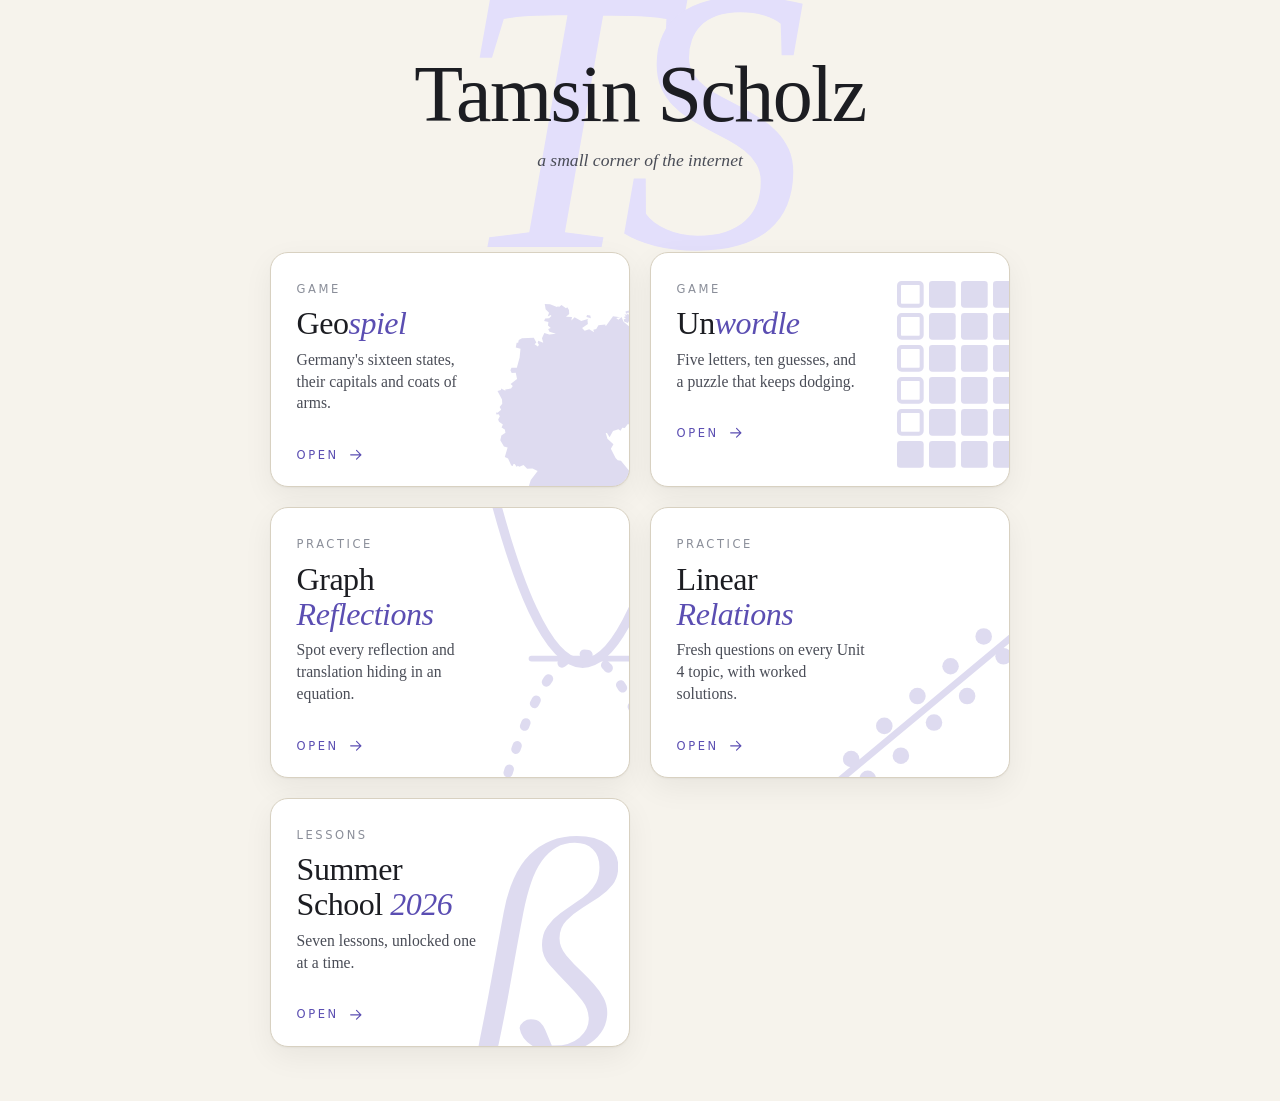
<file: index.html>
<!doctype html>
<html lang="en">
<head>
  <meta charset="utf-8">
  <meta name="viewport" content="width=device-width, initial-scale=1">
  <title>Tamsin Scholz</title>
  <style>
    :root {
      --ink: #1c1d22;
      --ink-soft: #4a4d57;
      --ink-faint: #8a8e99;
      --paper: #f6f3ec;
      --paper-deep: #ece7dc;
      --rule: #d8d1c1;
      --accent: #5b4eb2;
      --accent-soft: #e3dffb;
      --ease: cubic-bezier(.2,.7,.2,1);
      --serif: ui-serif, Georgia, "Iowan Old Style", "Apple Garamond", serif;
      --sans: ui-sans-serif, system-ui, sans-serif;
    }
    * { box-sizing: border-box; }
    html, body { margin: 0; }
    body {
      min-height: 100vh;
      background: var(--paper);
      color: var(--ink);
      font-family: var(--serif);
      -webkit-font-smoothing: antialiased;
      display: grid;
      grid-template-columns: minmax(0, 1fr);
      place-items: center;
      padding: 6vh 16px;
      overflow-x: hidden;
    }
    main {
      position: relative;
      width: 100%;
      max-width: 760px;
      text-align: center;
    }
    /* Giant ghost monogram behind the name */
    .masthead { position: relative; isolation: isolate; }
    .mono {
      position: absolute;
      /* Anchored by its bottom edge to the top of the cards (9vh = cards' top margin),
         so it sits on them at any window size */
      inset: auto auto calc(-9vh - .15em) 50%;
      transform: translateX(-60%);
      font-size: clamp(14rem, min(68vw, 42vh), 30rem);
      font-style: italic;
      line-height: 1;
      letter-spacing: -.12em;
      color: var(--accent-soft);
      z-index: -1;
      user-select: none;
      white-space: nowrap;
    }
    h1 {
      margin: 0;
      font-weight: 500;
      font-size: clamp(2.6rem, 9vw, 5rem);
      letter-spacing: -.02em;
      line-height: 1;
    }
    .tag {
      margin: 1rem 0 0;
      font-style: italic;
      color: var(--ink-soft);
      font-size: 1.1rem;
    }
    .cards {
      display: grid;
      grid-template-columns: repeat(auto-fit, minmax(260px, 1fr));
      gap: 1.25rem;
      max-width: 740px;
      margin: 9vh auto 0;
    }
    .card {
      position: relative;
      overflow: hidden;
      display: block;
      min-height: 220px;
      padding: 1.6rem 40% 1.4rem 1.6rem;
      background: #fff;
      border: 1px solid var(--rule);
      border-radius: 18px;
      box-shadow: 0 1px 2px rgba(0,0,0,.04), 0 10px 30px rgba(0,0,0,.06);
      color: inherit;
      text-decoration: none;
      text-align: left;
      transition: transform .35s var(--ease), box-shadow .35s var(--ease), border-color .35s var(--ease);
    }
    .card:hover, .card:focus-visible {
      transform: translateY(-4px) rotate(-.6deg);
      border-color: var(--accent);
      box-shadow: 0 2px 4px rgba(0,0,0,.05), 0 18px 40px rgba(91,78,178,.18);
      outline: none;
    }
    /* Each card's artwork sits faded in the bottom-right corner, cropped by the card */
    .art {
      position: absolute;
      right: -8%;
      bottom: -14%;
      height: 92%;
      width: auto;
      opacity: .2;
      transition: opacity .4s var(--ease), transform .6s var(--ease);
    }
    .card:hover .art, .card:focus-visible .art { opacity: .38; transform: translate(-6px, -6px); }
    .art--de path { fill: var(--accent); }
    /* ß outline from Source Serif 4 Italic (SIL Open Font License), drawn as
       a path: Safari clips the overhang of real italic text while it animates */
    .art--glyph { right: 3%; bottom: -31%; height: 116%; }
    .art--glyph path { fill: var(--accent); }
    /* Unwordle board: the first letter misses five times, then the word lands */
    .art--tiles { right: -12%; bottom: 8%; height: 80%; }
    .art--tiles rect { fill: var(--accent); }
    .art--tiles .miss { fill: none; stroke: var(--accent); stroke-width: 3; }
    /* A parabola mirrored across the x-axis */
    .art--reflect { right: -26%; bottom: -8%; height: 104%; }
    .art--reflect { overflow: visible; }
    .art--reflect path { fill: none; stroke: var(--accent); stroke-linecap: round; stroke-linejoin: round; }
    .art--reflect .axis { stroke-width: 2.4; }
    .art--reflect .curve { stroke-width: 4; }
    .art--reflect .mirror { stroke-width: 4; stroke-dasharray: 1.6 9; }
    /* Scatter plot with its line of best fit */
    .art--plot { right: -5%; bottom: -8%; height: 74%; }
    .art--plot circle { fill: var(--accent); }
    .art--plot path { fill: none; stroke: var(--accent); stroke-linecap: round; }
    .art--plot .fit { stroke-width: 4; }
    .card__meta {
      font-family: var(--sans);
      font-size: .72rem;
      letter-spacing: .22em;
      text-transform: uppercase;
      color: var(--ink-faint);
    }
    .card__title {
      display: block;
      margin-top: .6rem;
      font-size: 2rem;
      line-height: 1.1;
      letter-spacing: -.015em;
    }
    .card__title em { color: var(--accent); }
    .card__blurb {
      display: block;
      margin-top: .45rem;
      color: var(--ink-soft);
      font-size: .98rem;
      line-height: 1.4;
    }
    .card__go {
      display: inline-flex;
      align-items: center;
      gap: .5rem;
      margin-top: 2rem;
      color: var(--accent);
    }
    .card__go .card__meta { color: inherit; }
    .arrow {
      width: 1.1rem;
      height: 1.1rem;
      fill: none;
      stroke: currentColor;
      stroke-width: 1.6;
      stroke-linecap: round;
      stroke-linejoin: round;
      transition: transform .35s var(--ease);
    }
    .card:hover .arrow, .card:focus-visible .arrow { transform: translateX(4px); }
  </style>
</head>
<body>
  <main>
    <header class="masthead">
      <div class="mono" aria-hidden="true">TS</div>
      <h1>Tamsin Scholz</h1>
      <p class="tag">a small corner of the internet</p>
    </header>
    <nav class="cards" aria-label="Projects">
      <a class="card" href="geospiel/">
        <svg class="art art--de" viewBox="0 0 75.1 100" aria-hidden="true"><path d="M10.9 75.8L10.1 75.3L9.7 75.9L8.7 74.5L8.0 74.6L7.9 75.4L7.1 75.2L5.6 71.9L4.1 71.2L5.4 66.8L3.7 66.4L2.0 63.5L2.5 61.2L4.4 60.0L4.1 58.4L2.6 57.5L3.2 56.1L1.4 54.8L1.0 53.8L1.8 52.3L1.2 51.4L0.2 51.5L0.0 50.5L0.7 50.7L2.4 49.2L1.7 48.0L2.9 46.4L2.8 44.5L0.7 40.5L2.3 40.1L2.4 39.4L4.4 40.4L4.3 39.8L7.0 39.4L7.8 38.2L6.8 37.2L9.8 34.9L9.2 32.0L7.3 32.1L6.7 30.9L7.2 29.7L9.7 29.7L11.0 24.9L11.4 20.8L9.2 20.3L9.6 18.1L10.3 18.1L10.6 16.8L12.1 16.0L17.6 15.7L18.8 17.9L18.0 18.8L19.5 19.8L20.0 19.0L19.4 18.1L19.7 17.1L22.0 18.1L21.4 16.0L22.5 13.5L24.8 14.2L27.9 13.8L24.9 12.9L24.3 11.6L25.5 11.2L24.2 10.0L24.4 8.4L22.4 7.9L22.9 6.7L24.7 6.6L25.8 5.6L25.5 5.1L24.1 5.8L24.7 4.1L23.1 2.4L22.7 0.0L25.2 0.1L28.4 1.4L29.0 0.9L29.2 1.5L30.5 0.5L32.6 2.0L33.2 1.5L34.0 2.8L34.1 4.7L32.6 5.9L35.4 6.0L35.1 7.7L36.6 6.2L39.7 7.9L43.1 6.9L42.6 7.3L42.8 9.3L40.1 11.2L41.3 12.5L43.4 11.8L45.7 13.1L45.3 12.0L46.7 11.6L47.7 9.9L50.9 9.6L51.1 10.4L54.5 5.7L57.8 6.2L56.0 6.5L57.0 7.3L58.5 6.1L59.4 8.3L62.4 10.8L65.1 9.7L68.5 12.9L68.4 13.7L65.4 13.9L66.0 13.2L65.9 12.2L66.8 12.5L67.0 12.0L66.3 11.2L64.8 11.7L65.8 12.9L65.3 14.0L67.3 15.2L68.6 15.2L69.2 17.0L70.3 21.6L69.5 24.4L67.8 25.5L67.7 27.0L71.9 30.6L71.0 32.9L71.4 34.3L72.5 35.0L72.3 36.6L72.8 37.2L71.5 40.4L72.8 42.5L72.7 44.3L74.6 45.4L75.1 48.0L73.2 53.5L71.7 53.1L72.0 52.1L71.3 52.2L71.5 51.4L70.8 50.7L69.1 50.5L68.8 51.3L69.8 52.5L65.9 53.9L65.4 54.8L62.8 55.1L62.2 56.4L61.5 55.8L60.0 57.7L58.8 57.6L58.0 59.0L57.0 58.3L54.5 59.1L52.9 62.0L51.7 60.1L51.1 60.1L51.9 62.8L54.7 65.3L53.5 67.4L55.7 71.7L56.7 72.8L58.2 73.0L61.9 77.6L63.6 78.1L65.3 80.4L64.4 83.7L62.7 82.7L61.1 86.3L56.5 88.8L58.5 92.4L57.7 94.1L59.1 94.6L58.8 97.1L56.7 96.2L56.6 94.8L54.4 95.3L53.8 94.5L52.4 94.6L52.3 93.9L51.6 94.4L51.9 95.6L47.2 95.8L44.2 98.3L42.0 98.4L41.1 96.5L38.1 96.5L37.7 95.9L37.4 98.4L35.3 100.0L35.7 98.5L34.7 98.8L33.6 96.4L32.8 96.6L32.2 95.7L31.6 96.6L30.2 96.4L26.1 94.6L24.8 95.0L24.0 93.9L24.0 94.7L22.1 93.0L20.8 94.8L22.4 94.8L22.2 95.7L21.7 95.3L20.6 96.1L19.1 95.4L18.2 96.2L16.0 95.8L14.8 96.6L13.5 94.4L14.3 90.8L14.0 88.9L16.2 82.0L19.4 77.8L17.0 76.6L14.5 76.7L12.8 75.0L10.9 75.8ZM63.8 4.5L63.2 5.9L64.5 7.4L64.3 8.3L63.2 7.4L61.5 8.4L61.7 9.0L59.7 8.2L59.5 7.1L60.5 6.9L59.5 6.0L60.5 5.7L59.8 4.8L60.9 5.0L61.4 4.4L62.8 6.3L62.5 4.8L61.5 4.0L60.6 4.5L60.3 3.5L61.9 3.0L61.9 4.3L63.8 4.5ZM44.2 6.6L42.1 6.1L42.4 5.1L43.9 5.4L44.2 6.6Z"/></svg>
        <span class="card__meta">Game</span>
        <span class="card__title">Geo<em>spiel</em></span>
        <span class="card__blurb">Germany's sixteen states, their capitals and coats of arms.</span>
        <span class="card__go"><span class="card__meta">Open</span><svg class="arrow" viewBox="0 0 24 24" aria-hidden="true"><path d="M5 12h13M13 6l6 6-6 6"/></svg></span>
      </a>
      <a class="card" href="unwordle/">
        <svg class="art art--tiles" viewBox="0 0 116 140" aria-hidden="true"><rect class="miss" x="1.5" y="1.5" width="17" height="17" rx="2"/><rect x="24" y="0" width="20" height="20" rx="2.5"/><rect x="48" y="0" width="20" height="20" rx="2.5"/><rect x="72" y="0" width="20" height="20" rx="2.5"/><rect x="96" y="0" width="20" height="20" rx="2.5"/><rect class="miss" x="1.5" y="25.5" width="17" height="17" rx="2"/><rect x="24" y="24" width="20" height="20" rx="2.5"/><rect x="48" y="24" width="20" height="20" rx="2.5"/><rect x="72" y="24" width="20" height="20" rx="2.5"/><rect x="96" y="24" width="20" height="20" rx="2.5"/><rect class="miss" x="1.5" y="49.5" width="17" height="17" rx="2"/><rect x="24" y="48" width="20" height="20" rx="2.5"/><rect x="48" y="48" width="20" height="20" rx="2.5"/><rect x="72" y="48" width="20" height="20" rx="2.5"/><rect x="96" y="48" width="20" height="20" rx="2.5"/><rect class="miss" x="1.5" y="73.5" width="17" height="17" rx="2"/><rect x="24" y="72" width="20" height="20" rx="2.5"/><rect x="48" y="72" width="20" height="20" rx="2.5"/><rect x="72" y="72" width="20" height="20" rx="2.5"/><rect x="96" y="72" width="20" height="20" rx="2.5"/><rect class="miss" x="1.5" y="97.5" width="17" height="17" rx="2"/><rect x="24" y="96" width="20" height="20" rx="2.5"/><rect x="48" y="96" width="20" height="20" rx="2.5"/><rect x="72" y="96" width="20" height="20" rx="2.5"/><rect x="96" y="96" width="20" height="20" rx="2.5"/><rect x="0" y="120" width="20" height="20" rx="2.5"/><rect x="24" y="120" width="20" height="20" rx="2.5"/><rect x="48" y="120" width="20" height="20" rx="2.5"/><rect x="72" y="120" width="20" height="20" rx="2.5"/><rect x="96" y="120" width="20" height="20" rx="2.5"/></svg>
        <span class="card__meta">Game</span>
        <span class="card__title">Un<em>wordle</em></span>
        <span class="card__blurb">Five letters, ten guesses, and a puzzle that keeps dodging.</span>
        <span class="card__go"><span class="card__meta">Open</span><svg class="arrow" viewBox="0 0 24 24" aria-hidden="true"><path d="M5 12h13M13 6l6 6-6 6"/></svg></span>
      </a>
      <a class="card" href="math-flections/">
        <svg class="art art--reflect" viewBox="0 0 120 120" aria-hidden="true"><path class="axis" d="M38 60H120"/><path class="curve" d="M17 -30Q60 154 103 -30"/><path class="mirror" d="M17 150Q60 -34 103 150"/></svg>
        <span class="card__meta">Practice</span>
        <span class="card__title">Graph <em>Reflections</em></span>
        <span class="card__blurb">Spot every reflection and translation hiding in an equation.</span>
        <span class="card__go"><span class="card__meta">Open</span><svg class="arrow" viewBox="0 0 24 24" aria-hidden="true"><path d="M5 12h13M13 6l6 6-6 6"/></svg></span>
      </a>
      <a class="card" href="math-practice/">
        <svg class="art art--plot" viewBox="0 0 120 120" aria-hidden="true"><path class="fit" d="M8 108L116 18"/><circle cx="14" cy="96" r="5"/><circle cx="24" cy="108" r="5"/><circle cx="34" cy="76" r="5"/><circle cx="44" cy="94" r="5"/><circle cx="54" cy="58" r="5"/><circle cx="64" cy="74" r="5"/><circle cx="74" cy="40" r="5"/><circle cx="84" cy="58" r="5"/><circle cx="94" cy="22" r="5"/><circle cx="106" cy="34" r="5"/></svg>
        <span class="card__meta">Practice</span>
        <span class="card__title">Linear <em>Relations</em></span>
        <span class="card__blurb">Fresh questions on every Unit 4 topic, with worked solutions.</span>
        <span class="card__go"><span class="card__meta">Open</span><svg class="arrow" viewBox="0 0 24 24" aria-hidden="true"><path d="M5 12h13M13 6l6 6-6 6"/></svg></span>
      </a>
      <a class="card" href="summer-school-2026/">
        <svg class="art art--glyph" viewBox="0 0 766 1013" aria-hidden="true"><path transform="scale(1.15 1)" d="M85 1013Q65 1013 47 1008Q29 1003 17 992.5Q5 982 0 965Q3 949 17.5 940.5Q32 932 48 932Q63 932 74 936.5Q85 941 95.5 949Q106 957 117 969L137 989V993H125V989Q142 979 156 963Q170 947 181 928Q198 898 209 862Q220 826 227 791Q234 756 238 729Q258 616 276 502.5Q294 389 313 271Q324 202 344 151Q364 100 393 66.5Q422 33 458.5 16.5Q495 0 538 0Q598 0 632 30Q666 60 666 108Q666 146 649 172Q632 198 606.5 217Q581 236 556 254Q528 274 506.5 299Q485 324 485 362Q485 394 506 423Q527 452 554 481Q573 502 591 525Q609 548 620.5 572.5Q632 597 632 626Q632 665 612.5 697Q593 729 558.5 747.5Q524 766 479 766Q433 766 400 742Q367 718 362 680Q364 666 374 657.5Q384 649 397 649Q416 649 426 660Q436 671 441 686L465 752L418 734Q433 738 443 740Q453 742 470 742Q517 742 546 714Q575 686 575 649Q575 613 554.5 582.5Q534 552 508 522Q480 490 455.5 458Q431 426 431 386Q431 347 447.5 320Q464 293 488.5 273Q513 253 537 234Q556 220 572 203.5Q588 187 598 164.5Q608 142 608 111Q608 69 587.5 46.5Q567 24 532 24Q500 24 475 40.5Q450 57 430.5 88.5Q411 120 397.5 165.5Q384 211 374 269Q356 377 337.5 498.5Q319 620 299 729Q292 767 280 807Q268 847 250 883.5Q232 920 208 949Q192 968 172.5 982.5Q153 997 131.5 1005Q110 1013 85 1013Z"/></svg>
        <span class="card__meta">Lessons</span>
        <span class="card__title">Summer School <em>2026</em></span>
        <span class="card__blurb">Seven lessons, unlocked one at a time.</span>
        <span class="card__go"><span class="card__meta">Open</span><svg class="arrow" viewBox="0 0 24 24" aria-hidden="true"><path d="M5 12h13M13 6l6 6-6 6"/></svg></span>
      </a>
    </nav>
  </main>
</body>
</html>
</file>
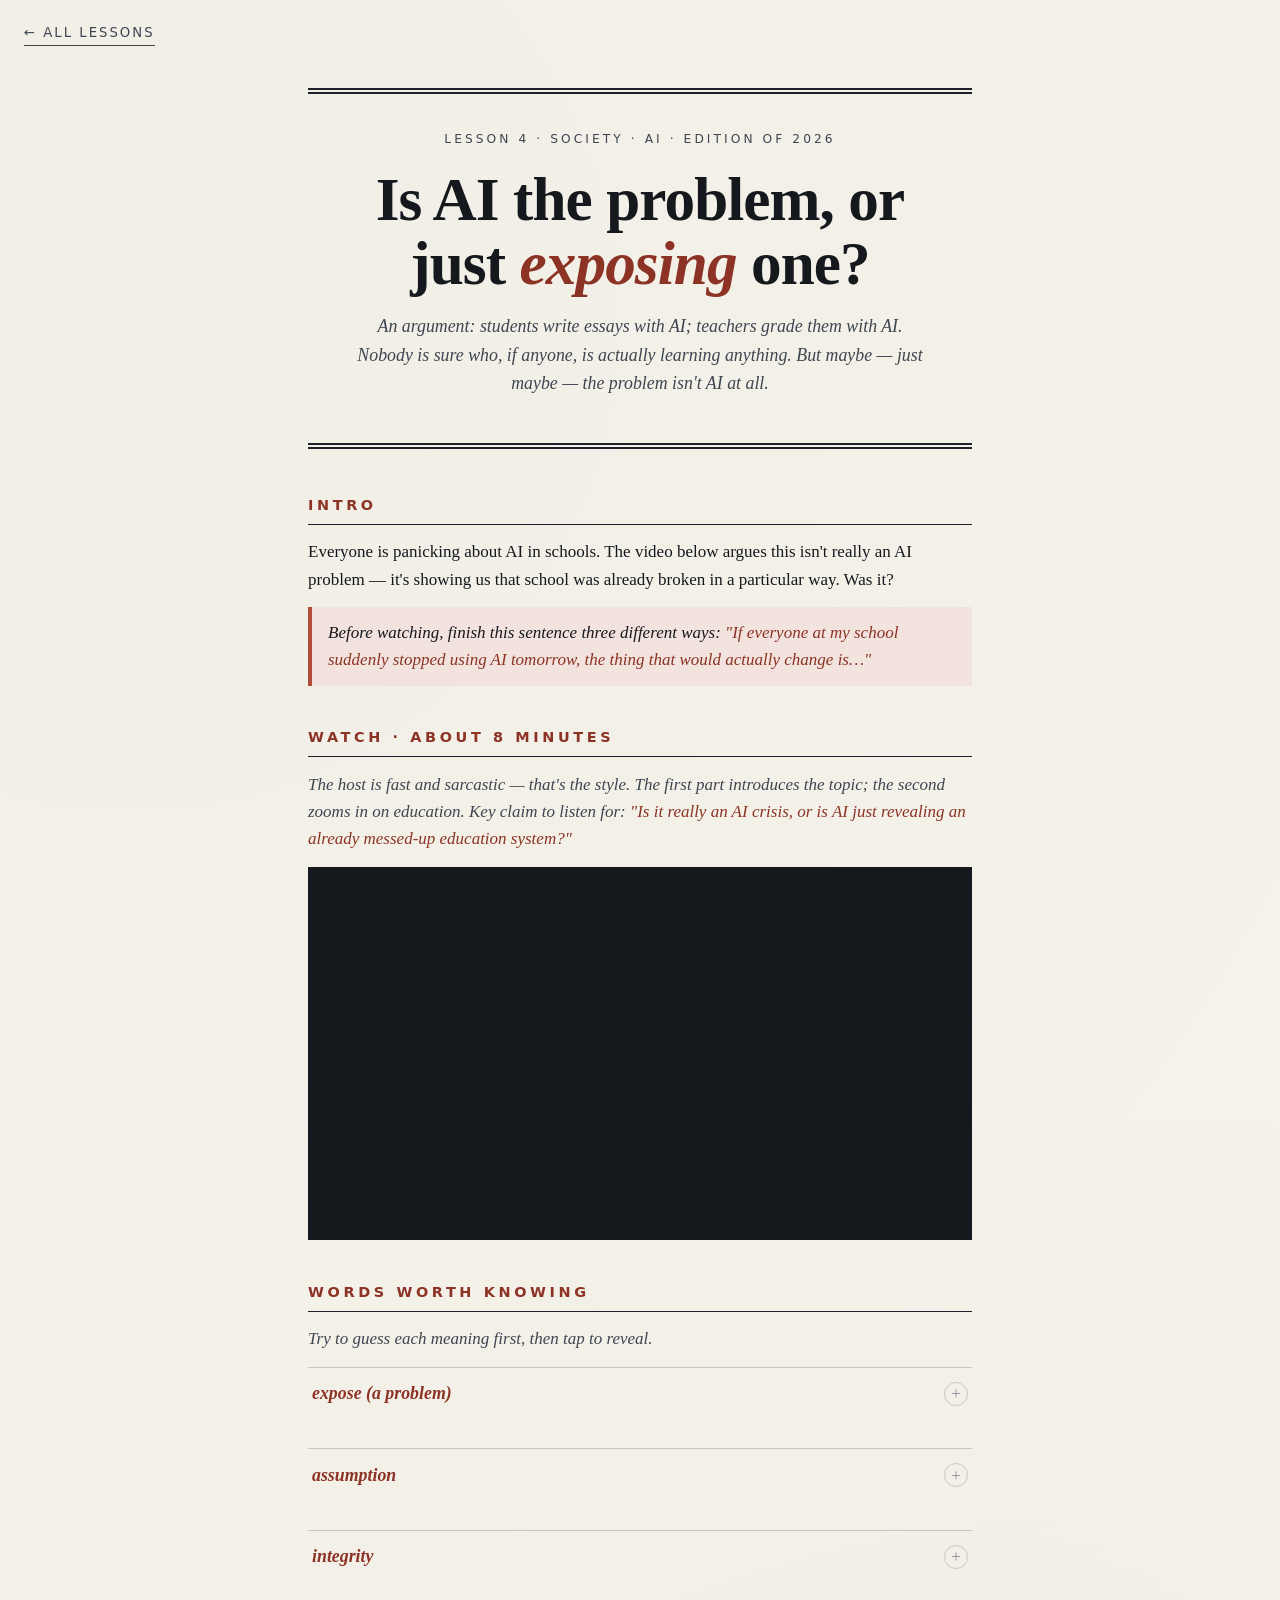
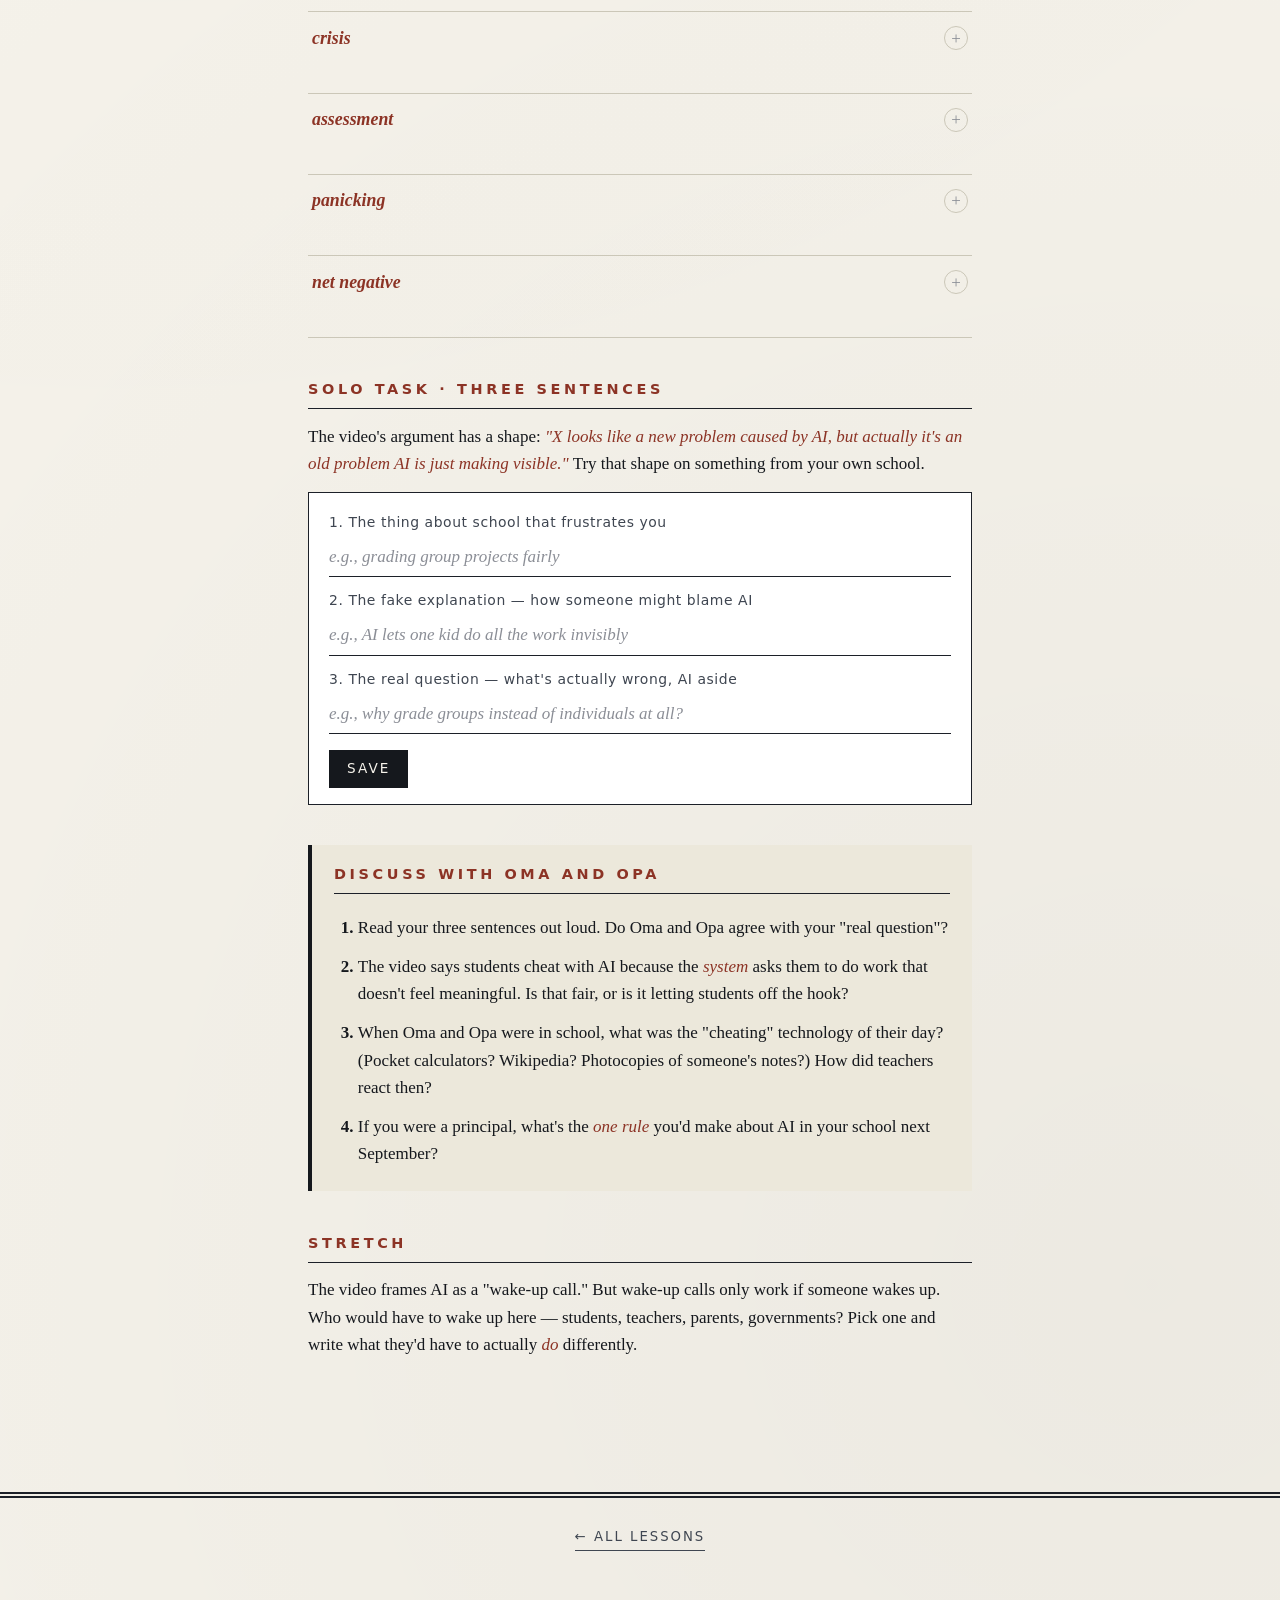
<file: lessons/ai-society/index.html>
<!doctype html>
<html lang="en">
<head>
  <meta charset="utf-8">
  <meta name="viewport" content="width=device-width, initial-scale=1">
  <title>Lesson 4 · Is AI the problem, or exposing one?</title>
  <link rel="stylesheet" href="assets/ai-society.css">
</head>
<body class="newsprint">
  <a class="back" href="../../">← all lessons</a>

  <main class="page">

    <header class="masthead">
      <p class="masthead__edition">Lesson 4 · Society · AI · Edition of 2026</p>
      <h1 class="masthead__title">Is AI the problem, or<br>just <em>exposing</em> one?</h1>
      <p class="masthead__lede">An argument: students write essays with AI; teachers grade them with AI. Nobody is sure who, if anyone, is actually learning anything. But maybe — just maybe — the problem isn't AI at all.</p>
    </header>

    <section class="block block--intro">
      <h2>Intro</h2>
      <p>Everyone is panicking about AI in schools. The video below argues this isn't really an AI problem — it's showing us that school was already broken in a particular way. Was it?</p>
      <p class="aside">Before watching, finish this sentence three different ways: <em>"If everyone at my school suddenly stopped using AI tomorrow, the thing that would actually change is…"</em></p>
    </section>

    <section class="block block--watch">
      <h2>Watch · about 8 minutes</h2>
      <p class="block__lede">The host is fast and sarcastic — that's the style. The first part introduces the topic; the second zooms in on education. Key claim to listen for: <em>"Is it really an AI crisis, or is AI just revealing an already messed-up education system?"</em></p>
      <div class="video">
        <iframe
          src="https://www.youtube-nocookie.com/embed/YGXXK3CcP4A?start=0&end=510&rel=0&modestbranding=1"
          title="It's Not Really an AI Problem, Is It?"
          frameborder="0"
          allow="accelerometer; autoplay; clipboard-write; encrypted-media; gyroscope; picture-in-picture"
          allowfullscreen></iframe>
      </div>
    </section>

    <section class="block block--vocab">
      <h2>Words worth knowing</h2>
      <p class="block__lede">Try to guess each meaning first, then tap to reveal.</p>
      <ul class="vocab">
        <li class="vocab__row">
          <button class="vocab__term" type="button" aria-expanded="false">expose (a problem)</button>
          <p class="vocab__def">to reveal something that was hidden</p>
        </li>
        <li class="vocab__row">
          <button class="vocab__term" type="button" aria-expanded="false">assumption</button>
          <p class="vocab__def">something you take for granted without proving it</p>
        </li>
        <li class="vocab__row">
          <button class="vocab__term" type="button" aria-expanded="false">integrity</button>
          <p class="vocab__def">doing the honest thing even when no one's watching</p>
        </li>
        <li class="vocab__row">
          <button class="vocab__term" type="button" aria-expanded="false">crisis</button>
          <p class="vocab__def">a moment when something serious is breaking</p>
        </li>
        <li class="vocab__row">
          <button class="vocab__term" type="button" aria-expanded="false">assessment</button>
          <p class="vocab__def">a test or evaluation of what someone knows</p>
        </li>
        <li class="vocab__row">
          <button class="vocab__term" type="button" aria-expanded="false">panicking</button>
          <p class="vocab__def">reacting in fear without a clear plan</p>
        </li>
        <li class="vocab__row">
          <button class="vocab__term" type="button" aria-expanded="false">net negative</button>
          <p class="vocab__def">causing more harm than good overall</p>
        </li>
      </ul>
    </section>

    <section class="block block--task">
      <h2>Solo task · Three sentences</h2>
      <p>The video's argument has a shape: <em>"X looks like a new problem caused by AI, but actually it's an old problem AI is just making visible."</em> Try that shape on something from your own school.</p>

      <form class="thoughtbuilder" id="thought" autocomplete="off">
        <div class="thought__row">
          <label for="t1">1. The thing about school that frustrates you</label>
          <input id="t1" type="text" placeholder="e.g., grading group projects fairly">
        </div>
        <div class="thought__row">
          <label for="t2">2. The fake explanation — how someone might blame AI</label>
          <input id="t2" type="text" placeholder="e.g., AI lets one kid do all the work invisibly">
        </div>
        <div class="thought__row">
          <label for="t3">3. The real question — what's actually wrong, AI aside</label>
          <input id="t3" type="text" placeholder="e.g., why grade groups instead of individuals at all?">
        </div>
        <button type="button" class="thought__save" id="thought-save">save</button>
        <p class="thought__saved" id="thought-saved" hidden>saved · stays here for next time</p>
      </form>
    </section>

    <section class="block block--discuss">
      <h2>Discuss with Oma and Opa</h2>
      <ol class="discuss">
        <li>Read your three sentences out loud. Do Oma and Opa agree with your "real question"?</li>
        <li>The video says students cheat with AI because the <em>system</em> asks them to do work that doesn't feel meaningful. Is that fair, or is it letting students off the hook?</li>
        <li>When Oma and Opa were in school, what was the "cheating" technology of their day? (Pocket calculators? Wikipedia? Photocopies of someone's notes?) How did teachers react then?</li>
        <li>If you were a principal, what's the <em>one rule</em> you'd make about AI in your school next September?</li>
      </ol>
    </section>

    <section class="block block--stretch">
      <h2>Stretch</h2>
      <p>The video frames AI as a "wake-up call." But wake-up calls only work if someone wakes up. Who would have to wake up here — students, teachers, parents, governments? Pick one and write what they'd have to actually <em>do</em> differently.</p>
    </section>

  </main>

  <footer class="footer">
    <a class="back" href="../../">← all lessons</a>
  </footer>

  <script src="assets/ai-society.js" defer></script>
</body>
</html>
</file>
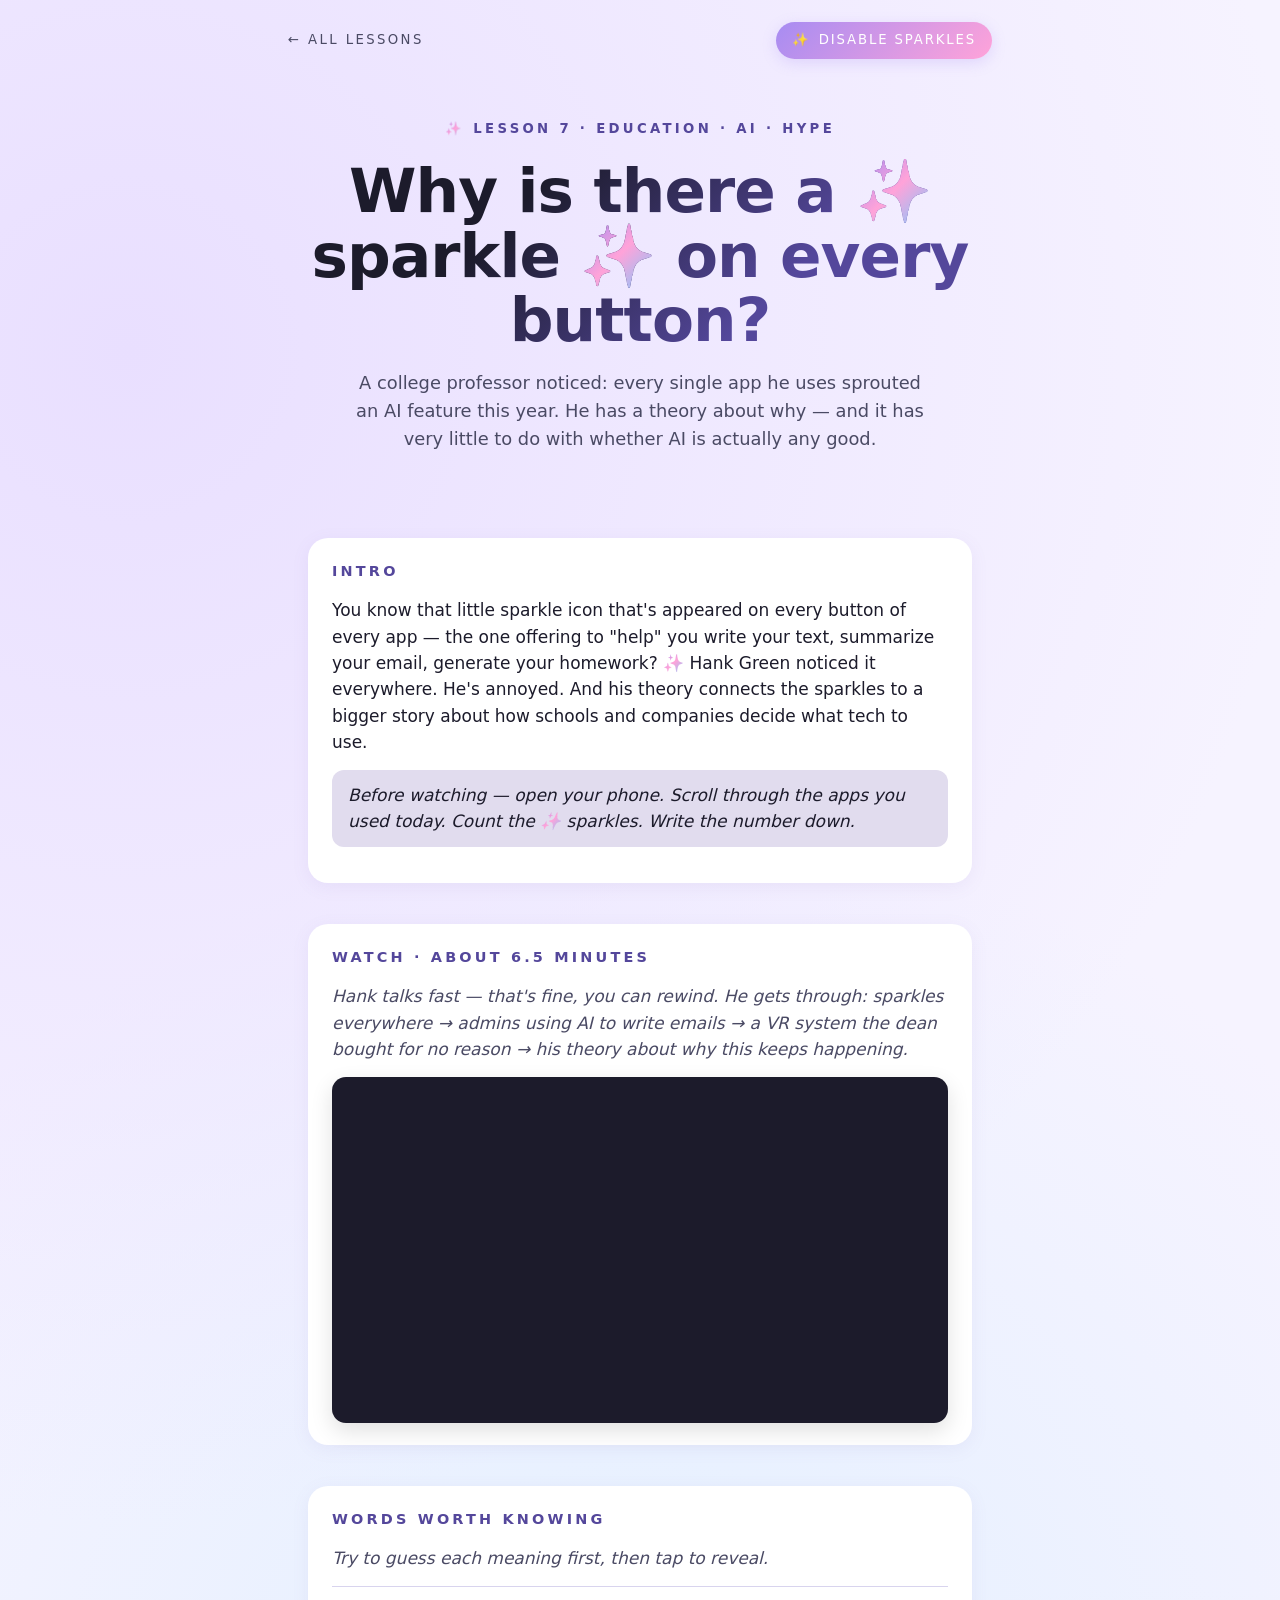
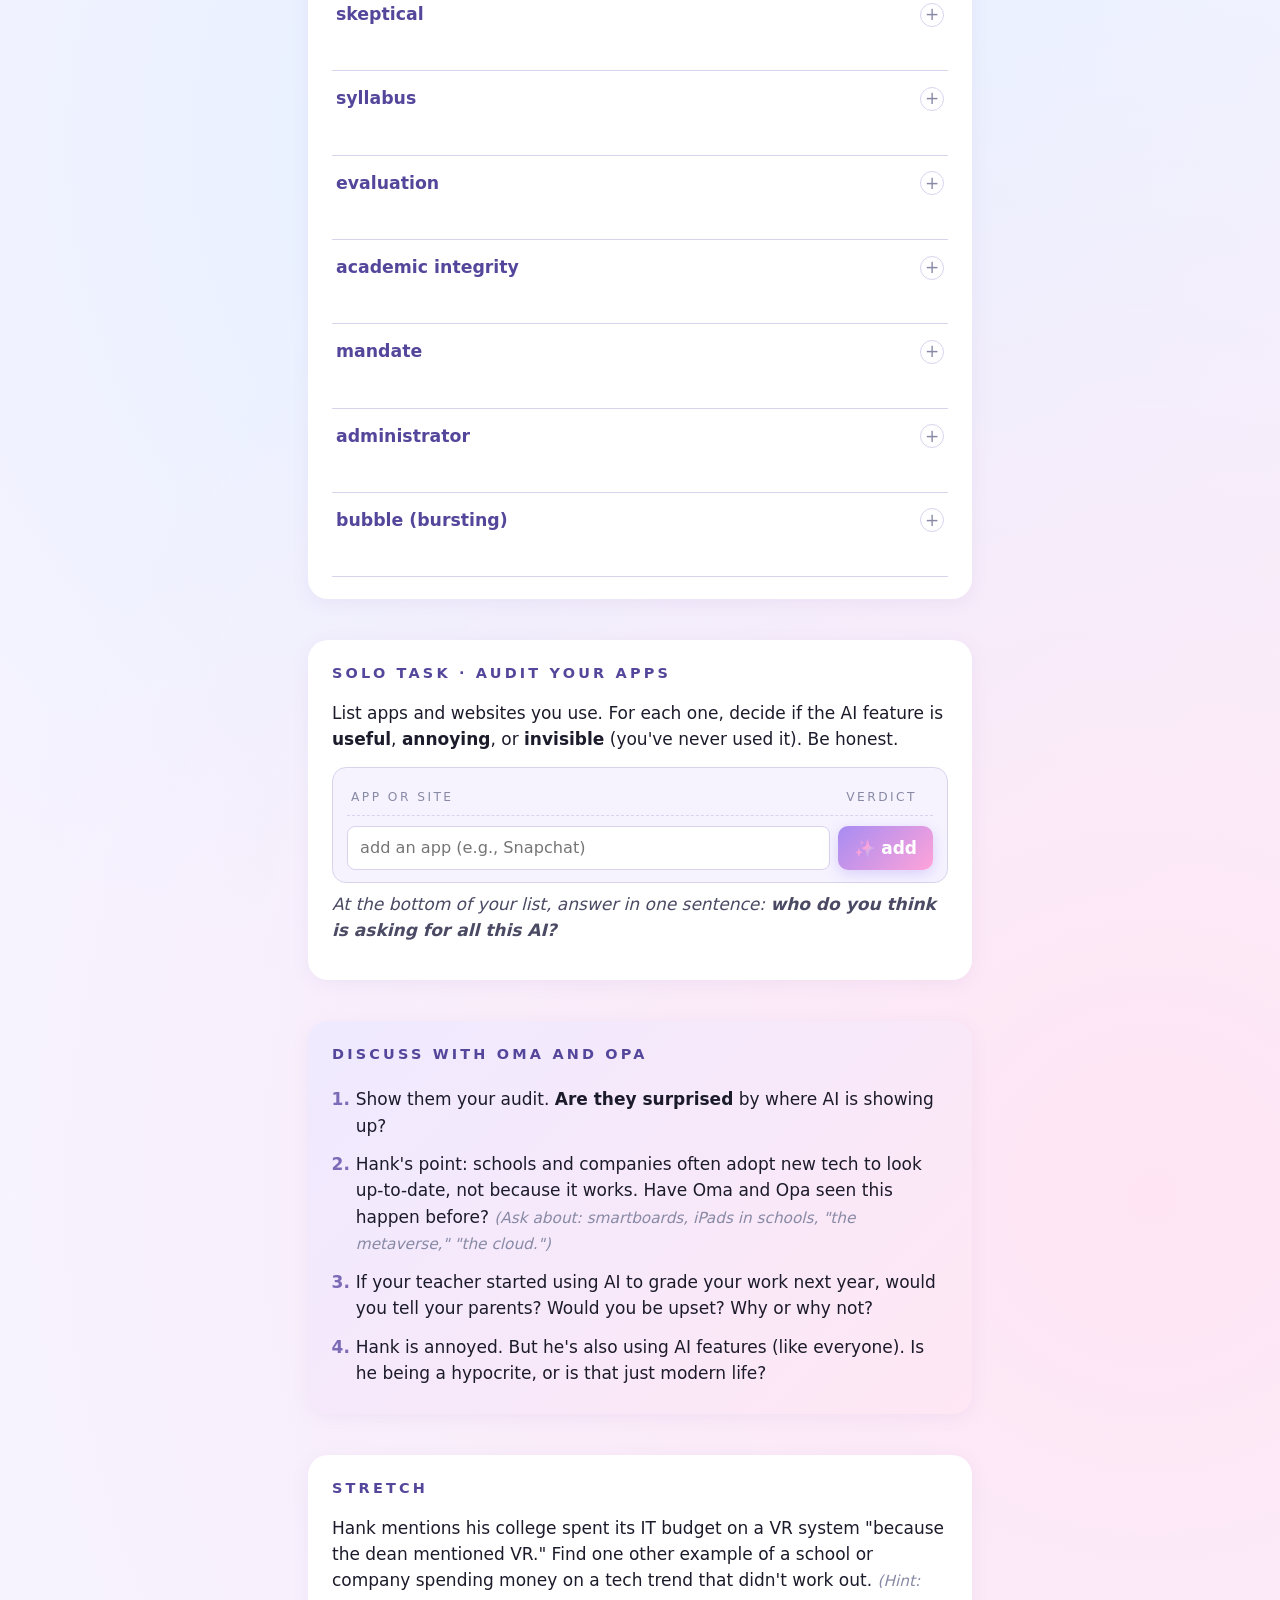
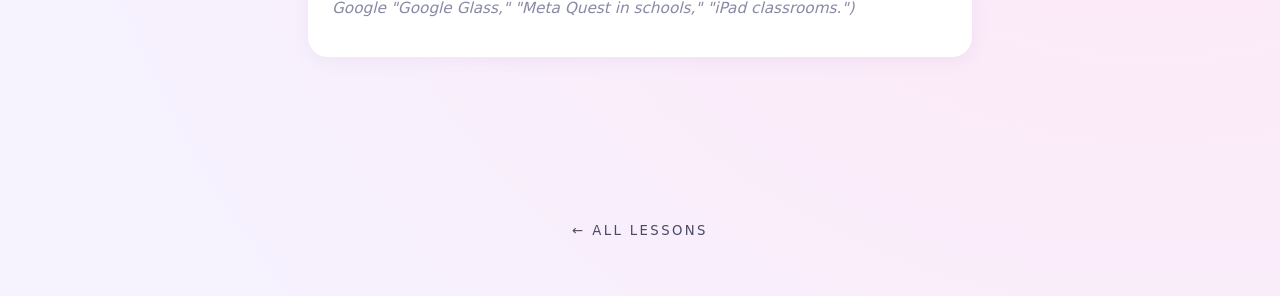
<file: lessons/ai-truth/index.html>
<!doctype html>
<html lang="en">
<head>
  <meta charset="utf-8">
  <meta name="viewport" content="width=device-width, initial-scale=1">
  <title>Lesson 7 · Why is there a sparkle on every button?</title>
  <link rel="stylesheet" href="assets/ai-truth.css">
</head>
<body class="sparkly">
  <header class="topbar">
    <a class="back" href="../../">← all lessons</a>
    <button class="sparkle-toggle" id="sparkle-toggle" type="button" aria-pressed="true">
      <span class="sparkle-toggle__sparkle">✨</span>
      <span class="sparkle-toggle__label">disable sparkles</span>
    </button>
  </header>

  <main class="page">

    <header class="hero">
      <p class="hero__kicker"><span class="ai-sparkle">✨</span> Lesson 7 · Education · AI · Hype</p>
      <h1 class="hero__title">Why is there a <span class="ai-sparkle">✨</span> sparkle <span class="ai-sparkle">✨</span> on every button?</h1>
      <p class="hero__sub">A college professor noticed: every single app he uses sprouted an AI feature this year. He has a theory about why — and it has very little to do with whether AI is actually any good.</p>
    </header>

    <section class="block block--intro">
      <h2>Intro</h2>
      <p>You know that little sparkle icon that's appeared on every button of every app — the one offering to "help" you write your text, summarize your email, generate your homework? <span class="ai-sparkle">✨</span> Hank Green noticed it everywhere. He's annoyed. And his theory connects the sparkles to a bigger story about how schools and companies decide what tech to use.</p>
      <p class="aside">Before watching — open your phone. Scroll through the apps you used today. Count the <span class="ai-sparkle">✨</span> sparkles. Write the number down.</p>
    </section>

    <section class="block block--watch">
      <h2>Watch · about 6.5 minutes</h2>
      <p class="block__lede">Hank talks fast — that's fine, you can rewind. He gets through: sparkles everywhere → admins using AI to write emails → a VR system the dean bought for no reason → his theory about why this keeps happening.</p>
      <div class="video">
        <iframe
          src="https://www.youtube-nocookie.com/embed/sETvPBVKBAY?start=0&end=395&rel=0&modestbranding=1"
          title="The truth is dead, and I blame Air Bud."
          frameborder="0"
          allow="accelerometer; autoplay; clipboard-write; encrypted-media; gyroscope; picture-in-picture"
          allowfullscreen></iframe>
      </div>
    </section>

    <section class="block block--vocab">
      <h2>Words worth knowing</h2>
      <p class="block__lede">Try to guess each meaning first, then tap to reveal.</p>
      <ul class="vocab">
        <li class="vocab__row">
          <button class="vocab__term" type="button" aria-expanded="false">skeptical</button>
          <p class="vocab__def">doubtful, not convinced</p>
        </li>
        <li class="vocab__row">
          <button class="vocab__term" type="button" aria-expanded="false">syllabus</button>
          <p class="vocab__def">the plan/outline of a course</p>
        </li>
        <li class="vocab__row">
          <button class="vocab__term" type="button" aria-expanded="false">evaluation</button>
          <p class="vocab__def">a formal judgment of how someone is doing</p>
        </li>
        <li class="vocab__row">
          <button class="vocab__term" type="button" aria-expanded="false">academic integrity</button>
          <p class="vocab__def">the rule that you do your own work honestly</p>
        </li>
        <li class="vocab__row">
          <button class="vocab__term" type="button" aria-expanded="false">mandate</button>
          <p class="vocab__def">an official order to do something</p>
        </li>
        <li class="vocab__row">
          <button class="vocab__term" type="button" aria-expanded="false">administrator</button>
          <p class="vocab__def">someone who runs an organization — here: school officials, not teachers</p>
        </li>
        <li class="vocab__row">
          <button class="vocab__term" type="button" aria-expanded="false">bubble (bursting)</button>
          <p class="vocab__def">when prices and hype collapse after being too high (like a real bubble popping)</p>
        </li>
      </ul>
    </section>

    <section class="block block--task">
      <h2>Solo task · Audit your apps</h2>
      <p>List apps and websites you use. For each one, decide if the AI feature is <strong>useful</strong>, <strong>annoying</strong>, or <strong>invisible</strong> (you've never used it). Be honest.</p>

      <form class="audit" id="audit" autocomplete="off">
        <div class="audit__row audit__row--head">
          <span>App or site</span>
          <span>verdict</span>
        </div>
        <div class="audit__rows" id="audit-rows"><!-- rendered by JS --></div>
        <div class="audit__add">
          <input id="audit-input" type="text" placeholder="add an app (e.g., Snapchat)" maxlength="40">
          <button id="audit-add" type="button" class="ai-btn">
            <span class="ai-sparkle">✨</span> add
          </button>
        </div>
      </form>

      <p class="bottom-q">At the bottom of your list, answer in one sentence: <strong>who do you think is asking for all this AI?</strong></p>
    </section>

    <section class="block block--discuss">
      <h2>Discuss with Oma and Opa</h2>
      <ol class="discuss">
        <li>Show them your audit. <strong>Are they surprised</strong> by where AI is showing up?</li>
        <li>Hank's point: schools and companies often adopt new tech to look up-to-date, not because it works. Have Oma and Opa seen this happen before? <span class="hint">(Ask about: smartboards, iPads in schools, "the metaverse," "the cloud.")</span></li>
        <li>If your teacher started using AI to grade your work next year, would you tell your parents? Would you be upset? Why or why not?</li>
        <li>Hank is annoyed. But he's also using AI features (like everyone). Is he being a hypocrite, or is that just modern life?</li>
      </ol>
    </section>

    <section class="block block--stretch">
      <h2>Stretch</h2>
      <p>Hank mentions his college spent its IT budget on a VR system "because the dean mentioned VR." Find one other example of a school or company spending money on a tech trend that didn't work out. <span class="hint">(Hint: Google "Google Glass," "Meta Quest in schools," "iPad classrooms.")</span></p>
    </section>

  </main>

  <footer class="footer">
    <a class="back" href="../../">← all lessons</a>
  </footer>

  <script src="assets/ai-truth.js" defer></script>
</body>
</html>
</file>
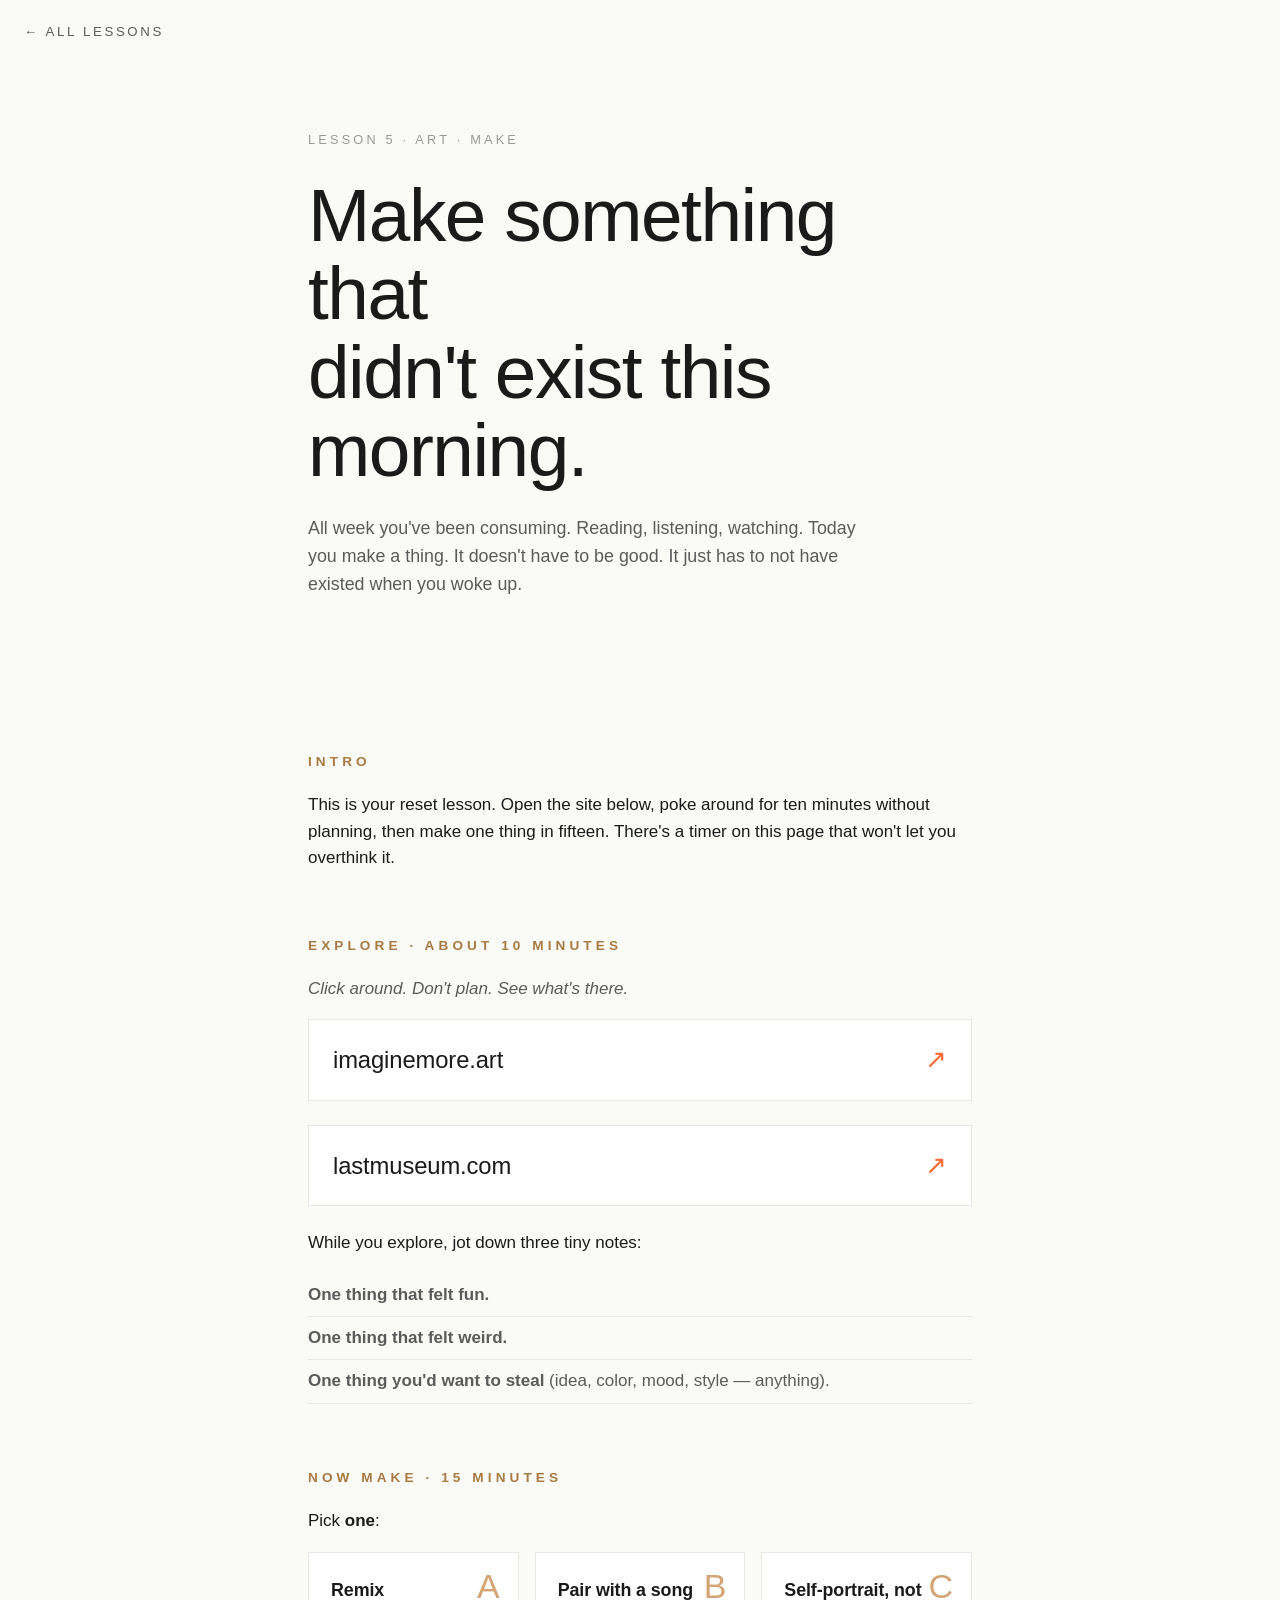
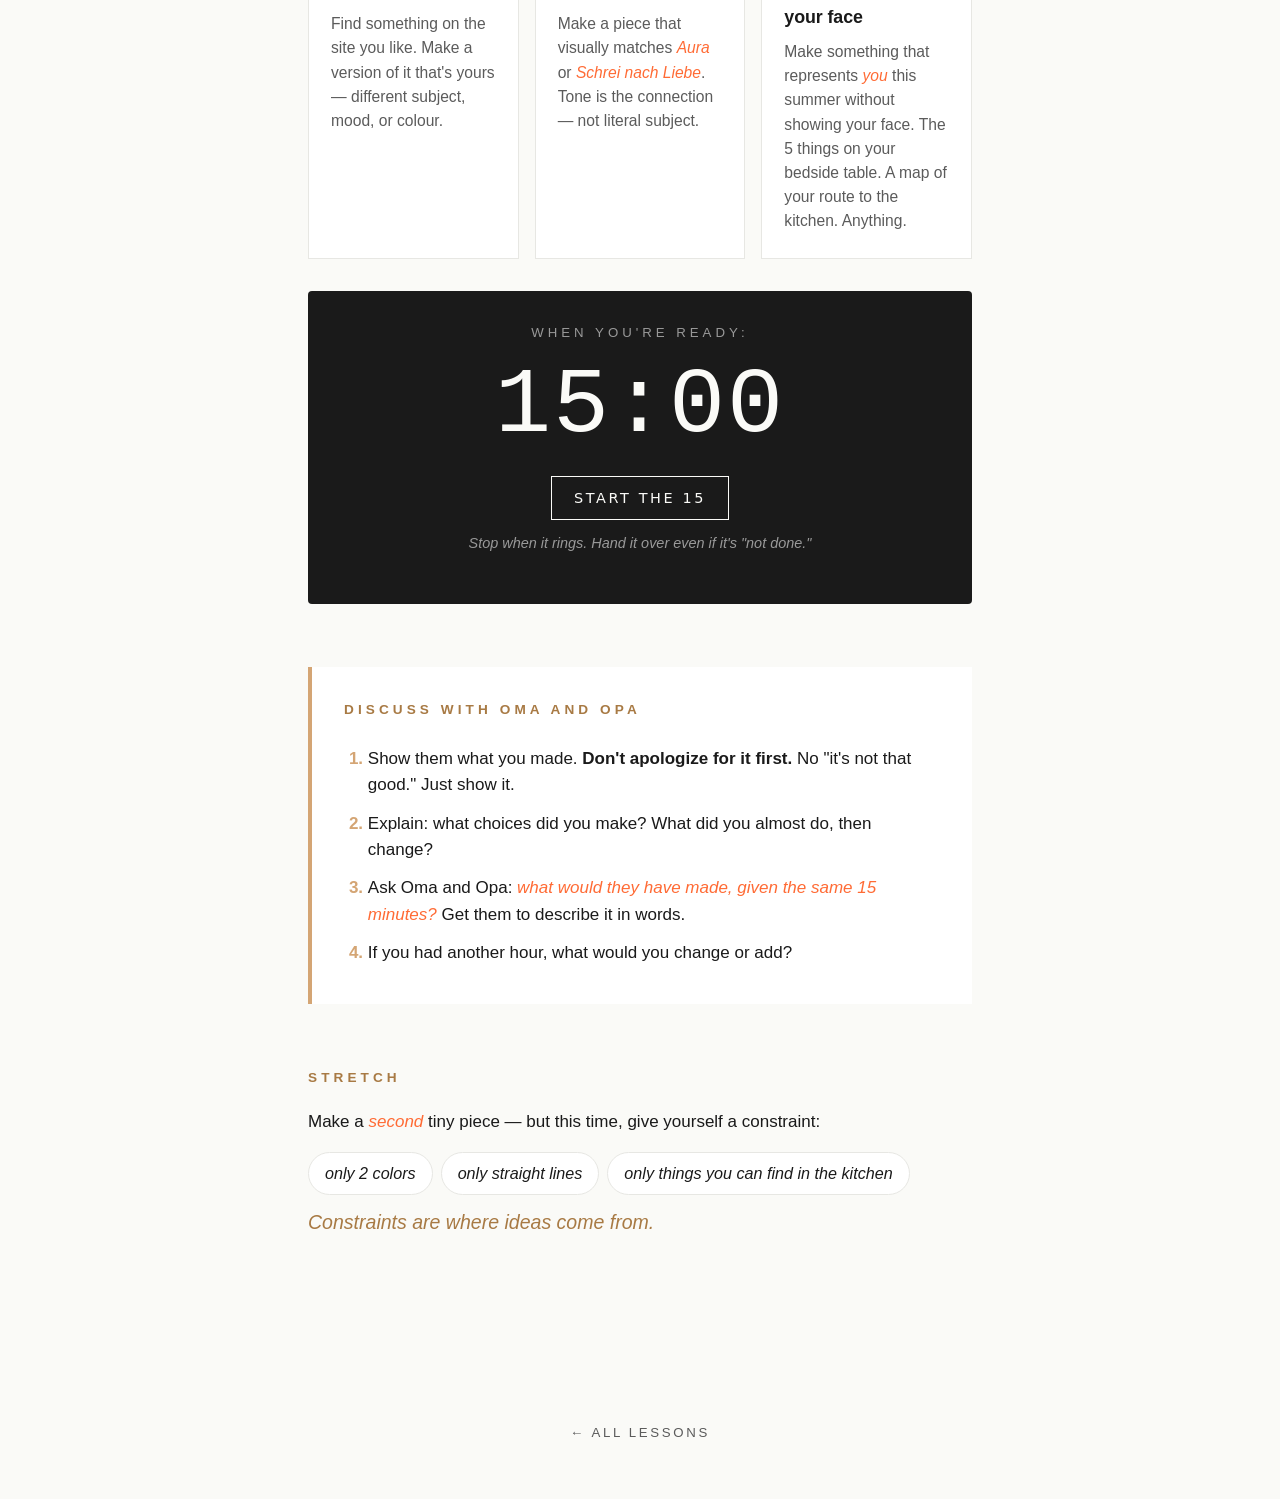
<file: lessons/art-imagine/index.html>
<!doctype html>
<html lang="en">
<head>
  <meta charset="utf-8">
  <meta name="viewport" content="width=device-width, initial-scale=1">
  <title>Lesson 5 · Make something that didn't exist this morning</title>
  <link rel="stylesheet" href="assets/art-imagine.css">
</head>
<body class="gallery">
  <a class="back" href="../../">← all lessons</a>

  <main class="page">

    <header class="hero">
      <p class="hero__kicker">Lesson 5 · Art · Make</p>
      <h1 class="hero__title">Make something that<br>didn't exist this morning.</h1>
      <p class="hero__sub">All week you've been consuming. Reading, listening, watching. Today you make a thing. It doesn't have to be good. It just has to not have existed when you woke up.</p>
    </header>

    <section class="block block--intro">
      <h2>Intro</h2>
      <p>This is your reset lesson. Open the site below, poke around for ten minutes without planning, then make one thing in fifteen. There's a timer on this page that won't let you overthink it.</p>
    </section>

    <section class="block block--visit">
      <h2>Explore · about 10 minutes</h2>
      <p class="block__lede">Click around. Don't plan. See what's there.</p>
      <a class="visitlink" href="https://imaginemore.art" target="_blank" rel="noopener">
        <span class="visitlink__title">imaginemore.art</span>
        <span class="visitlink__arrow">↗</span>
      </a>
      <a class="visitlink" href="https://lastmuseum.com/" target="_blank" rel="noopener">
        <span class="visitlink__title">lastmuseum.com</span>
        <span class="visitlink__arrow">↗</span>
      </a>
      <p>While you explore, jot down three tiny notes:</p>
      <ul class="notes">
        <li><strong>One thing that felt fun.</strong></li>
        <li><strong>One thing that felt weird.</strong></li>
        <li><strong>One thing you'd want to steal</strong> (idea, color, mood, style — anything).</li>
      </ul>
    </section>

    <section class="block block--task">
      <h2>Now make · 15 minutes</h2>
      <p>Pick <strong>one</strong>:</p>

      <div class="options">
        <article class="option" data-option="remix">
          <span class="option__letter">A</span>
          <h3>Remix</h3>
          <p>Find something on the site you like. Make a version of it that's yours — different subject, mood, or colour.</p>
        </article>
        <article class="option" data-option="song">
          <span class="option__letter">B</span>
          <h3>Pair with a song</h3>
          <p>Make a piece that visually matches <em>Aura</em> or <em>Schrei nach Liebe</em>. Tone is the connection — not literal subject.</p>
        </article>
        <article class="option" data-option="self">
          <span class="option__letter">C</span>
          <h3>Self-portrait, not your face</h3>
          <p>Make something that represents <em>you</em> this summer without showing your face. The 5 things on your bedside table. A map of your route to the kitchen. Anything.</p>
        </article>
      </div>

      <div class="timer" id="timer">
        <p class="timer__label">When you're ready:</p>
        <div class="timer__display" id="timer-display">15:00</div>
        <div class="timer__buttons">
          <button type="button" class="timer__btn timer__start" id="timer-start">Start the 15</button>
          <button type="button" class="timer__btn timer__reset" id="timer-reset" hidden>Reset</button>
        </div>
        <p class="timer__rule">Stop when it rings. Hand it over even if it's "not done."</p>
      </div>
    </section>

    <section class="block block--discuss">
      <h2>Discuss with Oma and Opa</h2>
      <ol class="discuss">
        <li>Show them what you made. <strong>Don't apologize for it first.</strong> No "it's not that good." Just show it.</li>
        <li>Explain: what choices did you make? What did you almost do, then change?</li>
        <li>Ask Oma and Opa: <em>what would they have made, given the same 15 minutes?</em> Get them to describe it in words.</li>
        <li>If you had another hour, what would you change or add?</li>
      </ol>
    </section>

    <section class="block block--stretch">
      <h2>Stretch</h2>
      <p>Make a <em>second</em> tiny piece — but this time, give yourself a constraint:</p>
      <ul class="constraints">
        <li>only 2 colors</li>
        <li>only straight lines</li>
        <li>only things you can find in the kitchen</li>
      </ul>
      <p class="aside">Constraints are where ideas come from.</p>
    </section>

  </main>

  <footer class="footer">
    <a class="back" href="../../">← all lessons</a>
  </footer>

  <script src="assets/art-imagine.js" defer></script>
</body>
</html>
</file>
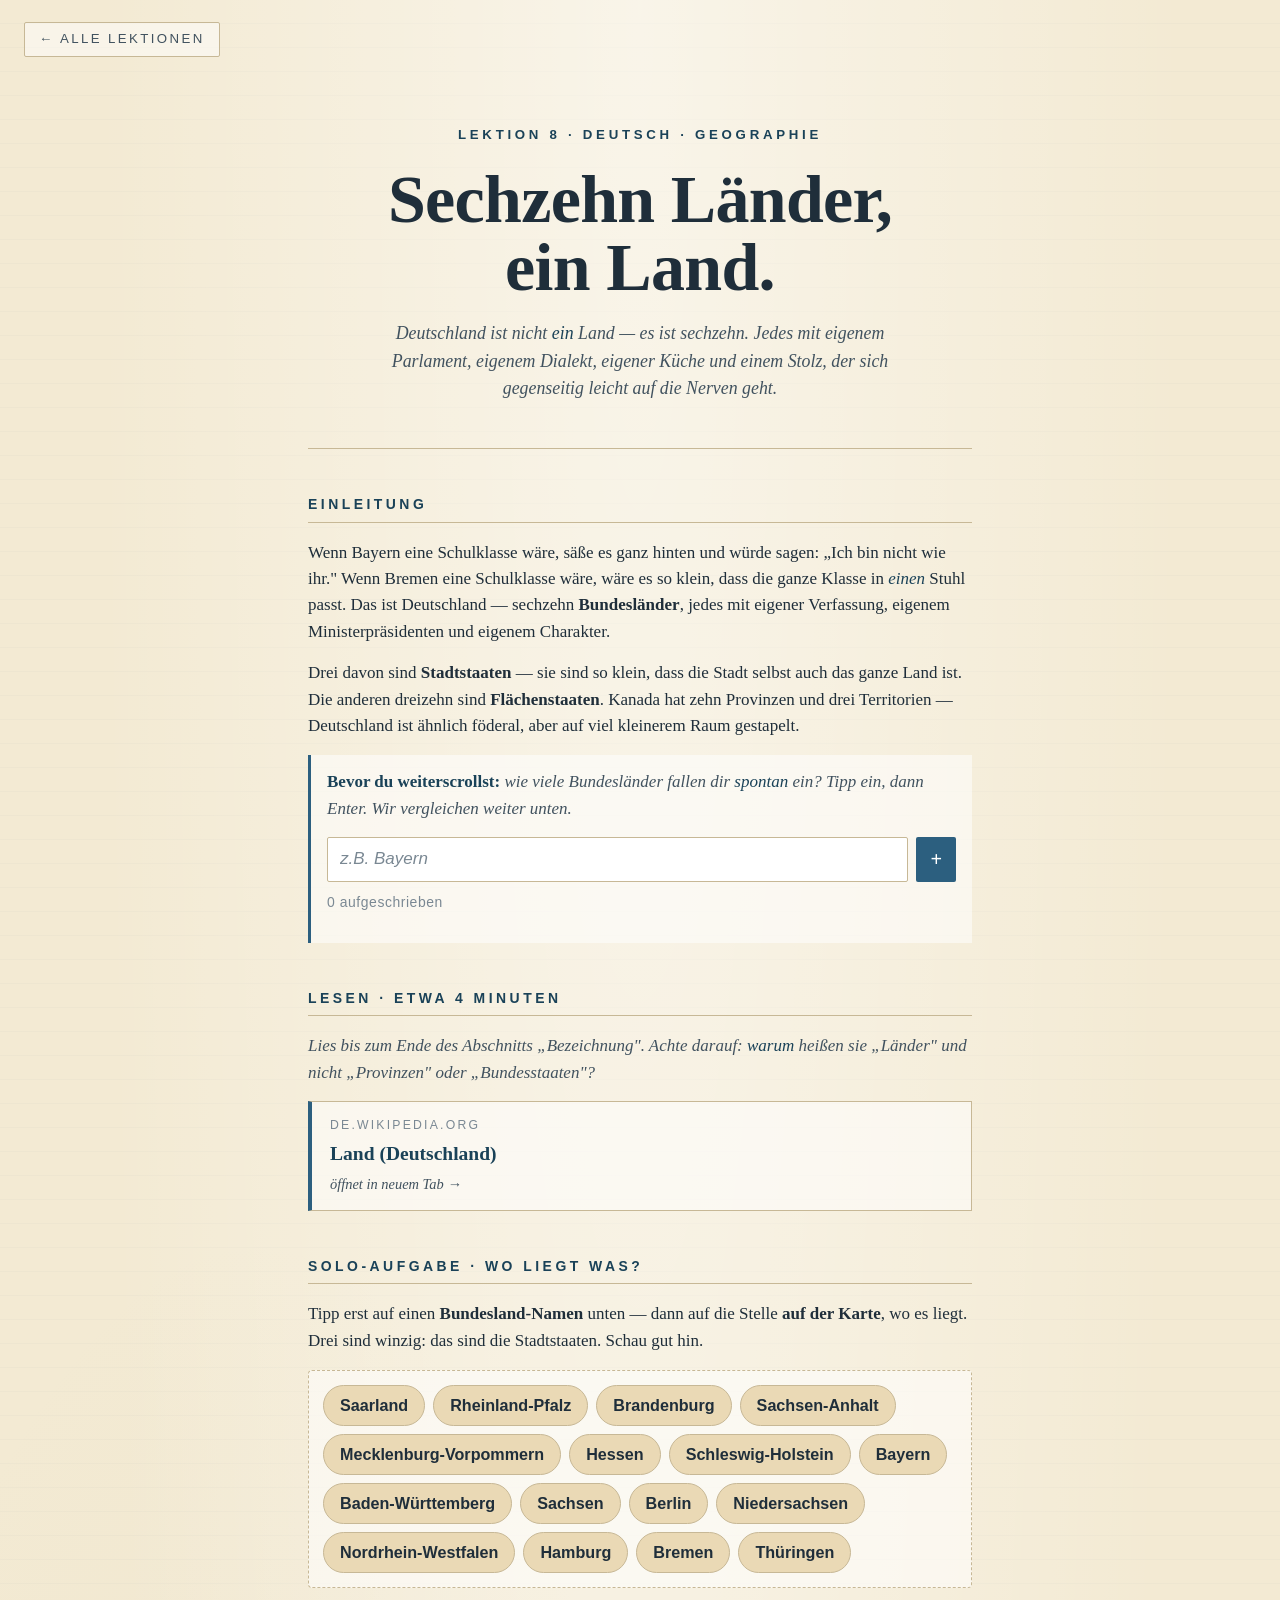
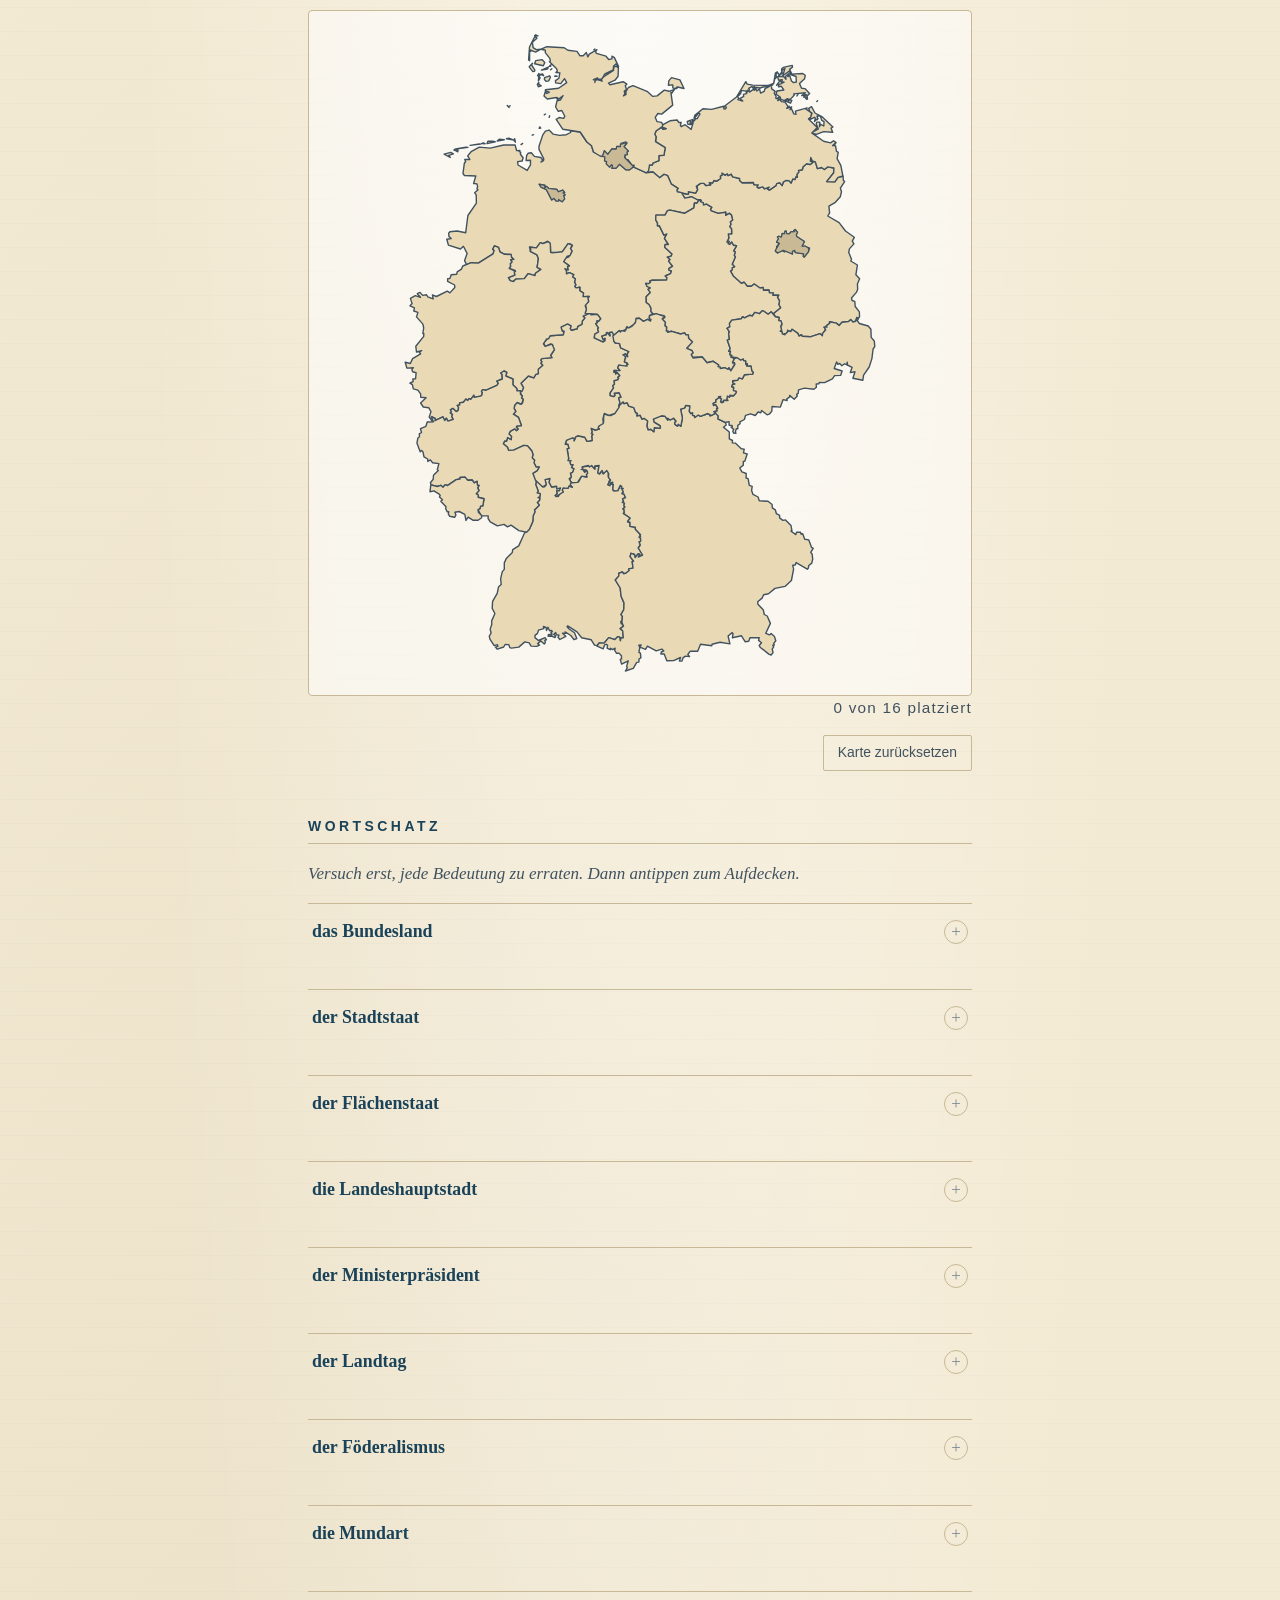
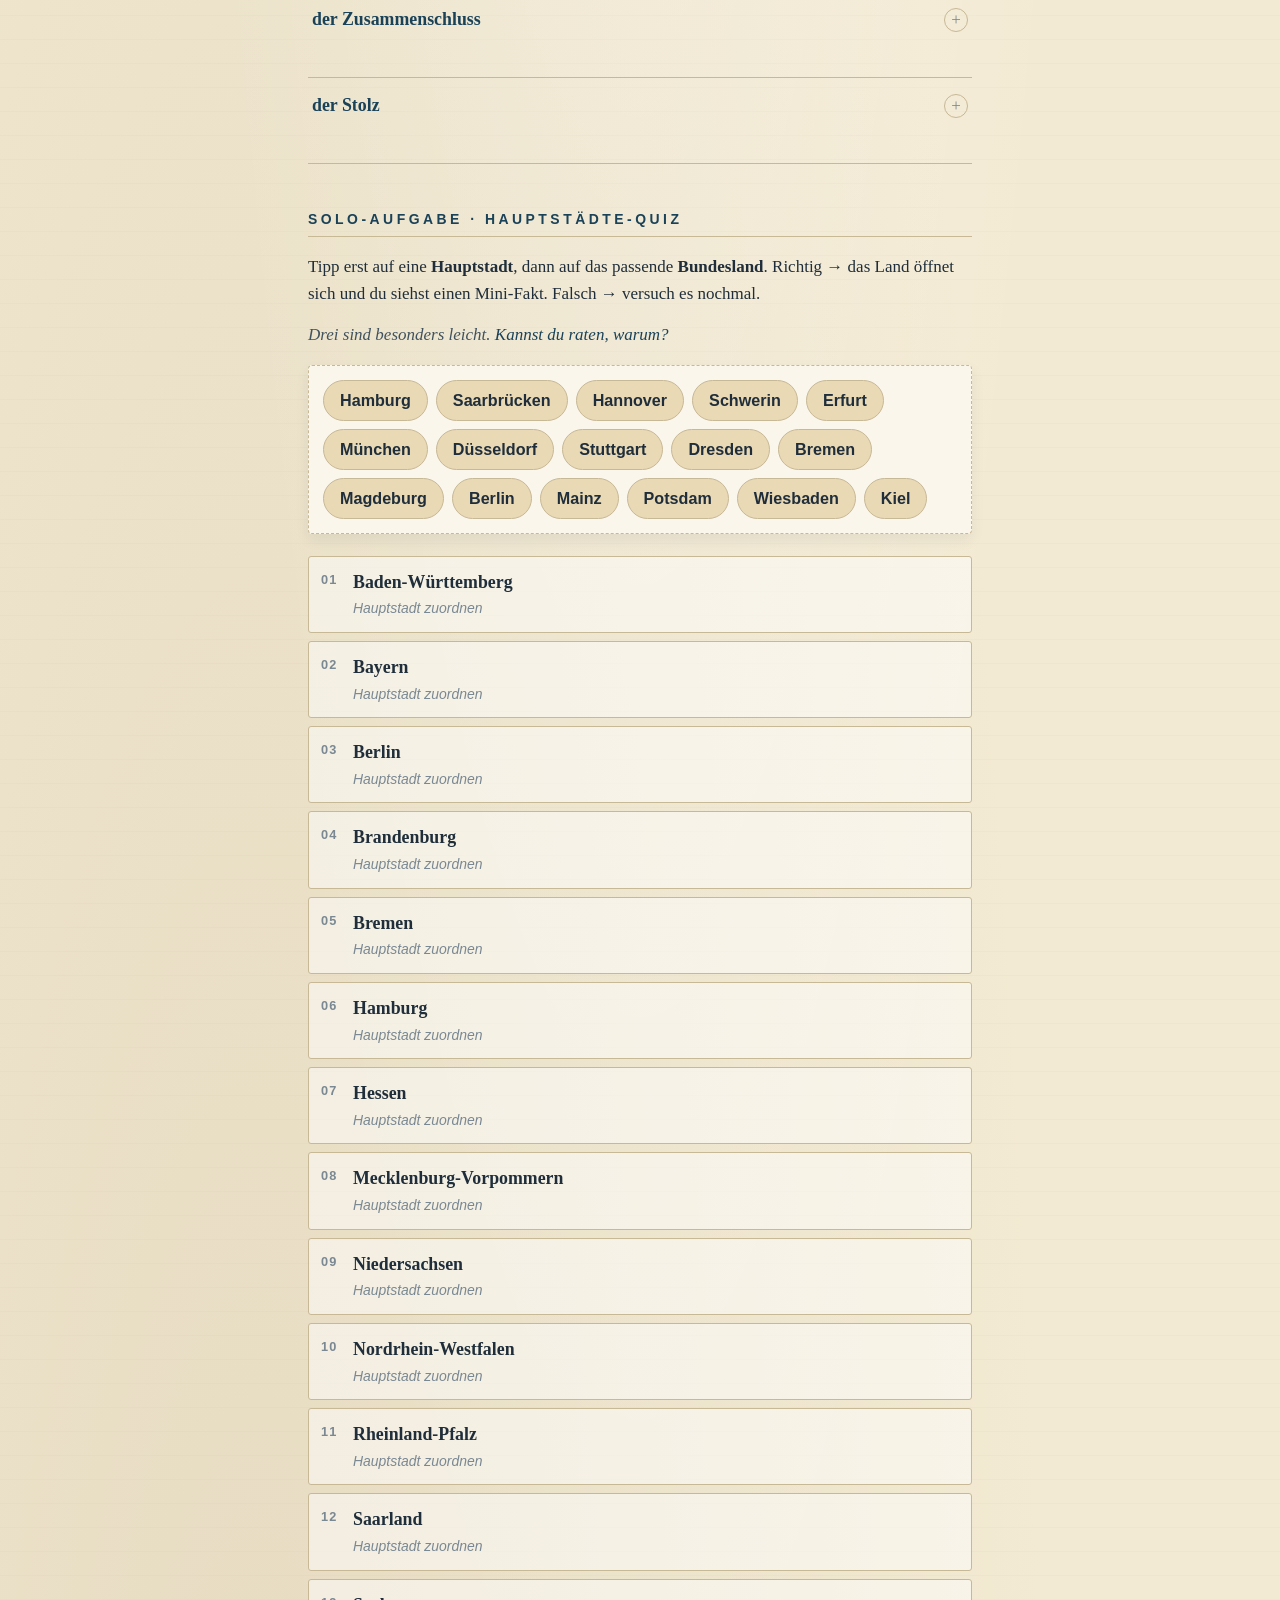
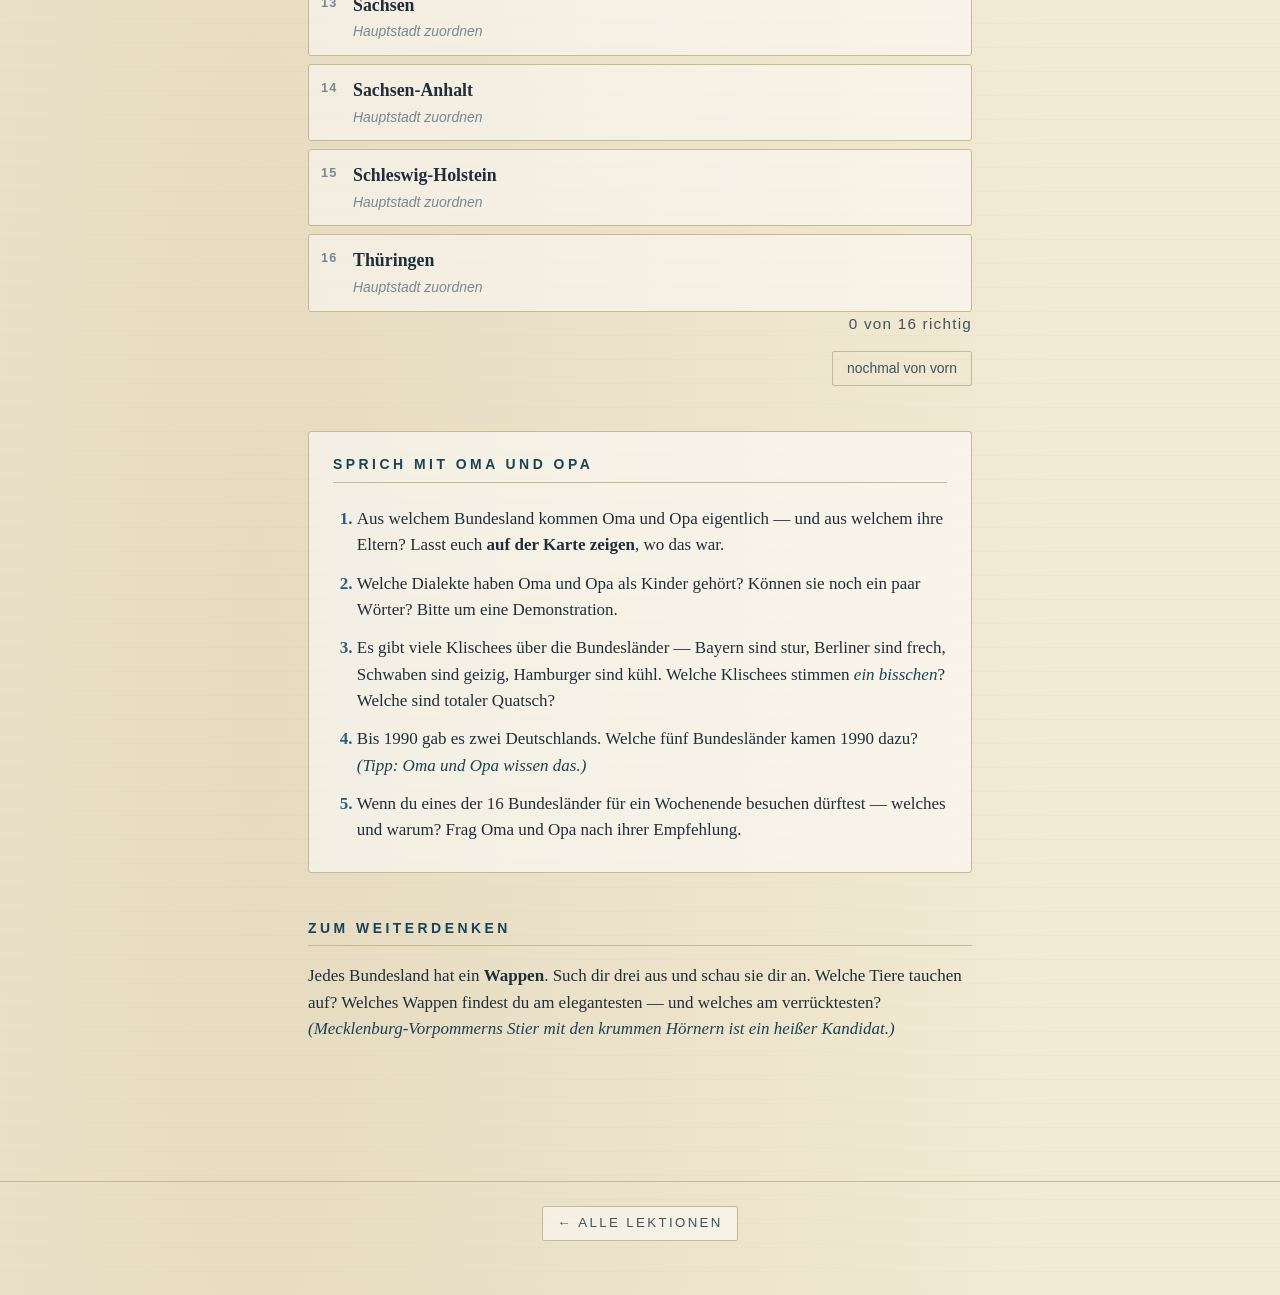
<file: lessons/bundeslaender/index.html>
<!doctype html>
<html lang="de">
<head>
  <meta charset="utf-8">
  <meta name="viewport" content="width=device-width, initial-scale=1">
  <title>Lektion 8 · Sechzehn Länder, ein Land</title>
  <link rel="stylesheet" href="assets/bundeslaender.css">
</head>
<body>
  <a class="back" href="../../">← alle Lektionen</a>

  <main class="page">

    <header class="hero">
      <p class="hero__kicker">Lektion 8 · Deutsch · Geographie</p>
      <h1 class="hero__title">Sechzehn Länder,<br>ein Land.</h1>
      <p class="hero__sub">Deutschland ist nicht <em>ein</em> Land — es ist sechzehn. Jedes mit eigenem Parlament, eigenem Dialekt, eigener Küche und einem Stolz, der sich gegenseitig leicht auf die Nerven geht.</p>
    </header>

    <section class="block block--intro">
      <h2>Einleitung</h2>
      <p>Wenn Bayern eine Schulklasse wäre, säße es ganz hinten und würde sagen: „Ich bin nicht wie ihr." Wenn Bremen eine Schulklasse wäre, wäre es so klein, dass die ganze Klasse in <em>einen</em> Stuhl passt. Das ist Deutschland — sechzehn <strong>Bundesländer</strong>, jedes mit eigener Verfassung, eigenem Ministerpräsidenten und eigenem Charakter.</p>
      <p>Drei davon sind <strong>Stadtstaaten</strong> — sie sind so klein, dass die Stadt selbst auch das ganze Land ist. Die anderen dreizehn sind <strong>Flächenstaaten</strong>. Kanada hat zehn Provinzen und drei Territorien — Deutschland ist ähnlich föderal, aber auf viel kleinerem Raum gestapelt.</p>
      <div class="spontan" id="spontan">
        <p class="spontan__prompt"><strong>Bevor du weiterscrollst:</strong> wie viele Bundesländer fallen dir <em>spontan</em> ein? Tipp ein, dann Enter. Wir vergleichen weiter unten.</p>
        <div class="spontan__row">
          <input type="text" id="spontan-input" class="spontan__input" placeholder="z.B. Bayern" autocomplete="off" spellcheck="false">
          <button type="button" id="spontan-add" class="spontan__add" aria-label="hinzufügen">+</button>
        </div>
        <p class="spontan__note" id="spontan-note" role="status" hidden></p>
        <ul class="spontan__chips" id="spontan-chips" aria-live="polite"></ul>
        <p class="spontan__count" id="spontan-count">0 aufgeschrieben</p>
      </div>
    </section>

    <section class="block block--read">
      <h2>Lesen · etwa 4 Minuten</h2>
      <p class="block__lede">Lies bis zum Ende des Abschnitts „Bezeichnung". Achte darauf: <em>warum</em> heißen sie „Länder" und nicht „Provinzen" oder „Bundesstaaten"?</p>
      <a class="readlink" href="https://de.wikipedia.org/wiki/Land_(Deutschland)" target="_blank" rel="noopener noreferrer">
        <span class="readlink__source">de.wikipedia.org</span>
        <span class="readlink__title">Land (Deutschland)</span>
        <span class="readlink__hint">öffnet in neuem Tab →</span>
      </a>
    </section>

    <section class="block block--task block--map">
      <h2>Solo-Aufgabe · Wo liegt was?</h2>
      <p>Tipp erst auf einen <strong>Bundesland-Namen</strong> unten — dann auf die Stelle <strong>auf der Karte</strong>, wo es liegt. Drei sind winzig: das sind die Stadtstaaten. Schau gut hin.</p>

      <div class="map-quiz">
        <div class="map-pool" id="map-pool" aria-label="Bundesländer zum Platzieren">
          <!-- Bundesland-Chips werden vom JS eingefügt und gemischt. -->
        </div>

        <div class="map-wrap">
          <div class="map-host" id="map-host" role="img" aria-label="Karte von Deutschland — wird beim Öffnen der Seite geladen"></div>
        </div>

        <p class="map-score" id="map-score">0 von 16 platziert</p>
        <button class="quiz__reset" type="button" id="map-reset" hidden>Karte zurücksetzen</button>
      </div>
    </section>

    <section class="block block--vocab">
      <h2>Wortschatz</h2>
      <p class="block__lede">Versuch erst, jede Bedeutung zu erraten. Dann antippen zum Aufdecken.</p>
      <ul class="vocab">
        <li class="vocab__row">
          <button class="vocab__term" type="button" aria-expanded="false">das Bundesland</button>
          <p class="vocab__def">eines der 16 Länder, aus denen Deutschland besteht <span class="vocab__en">federal state</span></p>
        </li>
        <li class="vocab__row">
          <button class="vocab__term" type="button" aria-expanded="false">der Stadtstaat</button>
          <p class="vocab__def">ein Bundesland, das gleichzeitig nur <em>eine</em> Stadt ist — Berlin, Hamburg, Bremen <span class="vocab__en">city-state</span></p>
        </li>
        <li class="vocab__row">
          <button class="vocab__term" type="button" aria-expanded="false">der Flächenstaat</button>
          <p class="vocab__def">ein Bundesland mit viel Land — also alle außer den drei Stadtstaaten <span class="vocab__en">area state</span></p>
        </li>
        <li class="vocab__row">
          <button class="vocab__term" type="button" aria-expanded="false">die Landeshauptstadt</button>
          <p class="vocab__def">die Hauptstadt eines einzelnen Bundeslandes (nicht von ganz Deutschland) <span class="vocab__en">state capital</span></p>
        </li>
        <li class="vocab__row">
          <button class="vocab__term" type="button" aria-expanded="false">der Ministerpräsident</button>
          <p class="vocab__def">der Chef der Regierung eines Bundeslandes — wie ein Premier in Kanada <span class="vocab__en">minister-president (state premier)</span></p>
        </li>
        <li class="vocab__row">
          <button class="vocab__term" type="button" aria-expanded="false">der Landtag</button>
          <p class="vocab__def">das Parlament eines Bundeslandes — der Bundestag ist das von ganz Deutschland <span class="vocab__en">state parliament</span></p>
        </li>
        <li class="vocab__row">
          <button class="vocab__term" type="button" aria-expanded="false">der Föderalismus</button>
          <p class="vocab__def">das Prinzip, dass Macht auf mehrere Ebenen verteilt ist — Bund, Land, Kommune <span class="vocab__en">federalism</span></p>
        </li>
        <li class="vocab__row">
          <button class="vocab__term" type="button" aria-expanded="false">die Mundart</button>
          <p class="vocab__def">die regionale Sprache eines Ortes — sächsisch, schwäbisch, bayrisch <span class="vocab__en">dialect, regional speech</span></p>
        </li>
        <li class="vocab__row">
          <button class="vocab__term" type="button" aria-expanded="false">der Zusammenschluss</button>
          <p class="vocab__def">wenn mehrere zu einem werden — Deutschland 1990: Zusammenschluss von BRD und DDR <span class="vocab__en">union, merger</span></p>
        </li>
        <li class="vocab__row">
          <button class="vocab__term" type="button" aria-expanded="false">der Stolz</button>
          <p class="vocab__def">das Gefühl, auf etwas <em>besonders</em> zu sein — Bayern hat besonders viel davon <span class="vocab__en">pride</span></p>
        </li>
      </ul>
    </section>

    <section class="block block--task">
      <h2>Solo-Aufgabe · Hauptstädte-Quiz</h2>
      <p>Tipp erst auf eine <strong>Hauptstadt</strong>, dann auf das passende <strong>Bundesland</strong>. Richtig → das Land öffnet sich und du siehst einen Mini-Fakt. Falsch → versuch es nochmal.</p>
      <p class="block__lede">Drei sind besonders leicht. <em>Kannst du raten, warum?</em></p>

      <div class="quiz">
        <div class="quiz__pool" id="pool" aria-label="Hauptstädte zum Zuordnen">
          <!-- Capitals get injected here in shuffled order. -->
        </div>

        <ol class="quiz__states" id="states">
          <li class="state" data-state="Baden-Württemberg" data-capital="Stuttgart" data-fact="Heimat von Mercedes, Porsche und dem Schwarzwald. Hier wird Schwäbisch gesprochen — der Dialekt mit dem Ruf, jeden Cent zweimal umzudrehen."></li>
          <li class="state" data-state="Bayern" data-capital="München" data-fact="Größtes Bundesland nach Fläche. Eigene Verfassung schon vor dem Grundgesetz. Lederhosen, Oktoberfest, BMW — aber auch Hightech und tiefe Berge."></li>
          <li class="state" data-state="Berlin" data-capital="Berlin" data-fact="Stadtstaat. Hauptstadt von Deutschland UND eigenes Bundesland. Eine Insel mitten in Brandenburg."></li>
          <li class="state" data-state="Brandenburg" data-capital="Potsdam" data-fact="Umschließt Berlin komplett wie ein Donut. Viel Kiefernwald, viele Seen — und Schloss Sanssouci."></li>
          <li class="state" data-state="Bremen" data-capital="Bremen" data-fact="Kleinster Stadtstaat — besteht aus zwei Städten: Bremen und Bremerhaven, getrennt durch ein Stück Niedersachsen. Sehr nördlich, sehr maritim."></li>
          <li class="state" data-state="Hamburg" data-capital="Hamburg" data-fact="Stadtstaat. Größter Hafen Deutschlands, „Tor zur Welt". Eigener Akzent, eigene Brücken (mehr als Venedig, sagen sie gern)."></li>
          <li class="state" data-state="Hessen" data-capital="Wiesbaden" data-fact="Frankfurt ist die größere Stadt mit Bankentürmen und Flughafen — aber Wiesbaden ist die Hauptstadt. Verwirrend, oder?"></li>
          <li class="state" data-state="Mecklenburg-Vorpommern" data-capital="Schwerin" data-fact="Ostsee-Strände, Backstein-Kirchen, hundertausend Seen. Angela Merkel ist hier aufgewachsen."></li>
          <li class="state" data-state="Niedersachsen" data-capital="Hannover" data-fact="Zweitgrößtes Flächenland. Wolfsburg = VW-Stadt. Plattdeutsch wird hier noch gesprochen."></li>
          <li class="state" data-state="Nordrhein-Westfalen" data-capital="Düsseldorf" data-fact="Bevölkerungsreichstes Bundesland — fast jeder vierte Deutsche wohnt hier. Ruhrgebiet, Köln, Karneval."></li>
          <li class="state" data-state="Rheinland-Pfalz" data-capital="Mainz" data-fact="Wein-Land Nummer 1. Mosel, Rhein, Riesling. Helmut Kohl kommt von hier."></li>
          <li class="state" data-state="Saarland" data-capital="Saarbrücken" data-fact="Kleinstes Flächenland. Liegt an der französischen Grenze — viele sprechen ein bisschen Französisch und kochen mit Butter."></li>
          <li class="state" data-state="Sachsen" data-capital="Dresden" data-fact="Dresden, Leipzig, Meißner Porzellan. Sächsisch ist berühmt — und wird von Komikern gern imitiert."></li>
          <li class="state" data-state="Sachsen-Anhalt" data-capital="Magdeburg" data-fact="Bauhaus in Dessau, Lutherstadt Wittenberg. Hier hat Martin Luther 1517 seine Thesen an die Kirchentür gehämmert."></li>
          <li class="state" data-state="Schleswig-Holstein" data-capital="Kiel" data-fact="Zwischen Nord- und Ostsee, also fast eine Insel. Dänische Minderheit im Norden — Schilder oft zweisprachig."></li>
          <li class="state" data-state="Thüringen" data-capital="Erfurt" data-fact="„Grünes Herz Deutschlands". Goethe und Schiller lebten in Weimar. Und die Thüringer Bratwurst ist gesetzlich geschützt — wirklich!"></li>
        </ol>

        <p class="quiz__score" id="score">0 von 16 richtig</p>
        <button class="quiz__reset" type="button" id="reset" hidden>nochmal von vorn</button>
      </div>
    </section>

    <section class="block block--compare" id="compare" hidden>
      <h2>Vergleich</h2>
      <p class="block__lede">Was du <em>spontan</em> wusstest — und was beim Quiz neu war.</p>
      <p class="compare__lede">Du hattest <strong><span id="compare-hits">0</span> von 16</strong> aus dem Kopf auf der Liste.</p>
      <div class="compare__cols">
        <div class="compare__col">
          <p class="compare__col-label">spontan erinnert</p>
          <ul class="compare__chips compare__chips--hit" id="compare-hit-list"></ul>
        </div>
        <div class="compare__col">
          <p class="compare__col-label">vergessen</p>
          <ul class="compare__chips compare__chips--miss" id="compare-miss-list"></ul>
        </div>
      </div>
    </section>

    <section class="block block--discuss">
      <h2>Sprich mit Oma und Opa</h2>
      <ol class="discuss">
        <li>Aus welchem Bundesland kommen Oma und Opa eigentlich — und aus welchem ihre Eltern? Lasst euch <strong>auf der Karte zeigen</strong>, wo das war.</li>
        <li>Welche Dialekte haben Oma und Opa als Kinder gehört? Können sie noch ein paar Wörter? Bitte um eine Demonstration.</li>
        <li>Es gibt viele Klischees über die Bundesländer — Bayern sind stur, Berliner sind frech, Schwaben sind geizig, Hamburger sind kühl. Welche Klischees stimmen <em>ein bisschen</em>? Welche sind totaler Quatsch?</li>
        <li>Bis 1990 gab es zwei Deutschlands. Welche fünf Bundesländer kamen 1990 dazu? <em>(Tipp: Oma und Opa wissen das.)</em></li>
        <li>Wenn du eines der 16 Bundesländer für ein Wochenende besuchen dürftest — welches und warum? Frag Oma und Opa nach ihrer Empfehlung.</li>
      </ol>
    </section>

    <section class="block block--stretch">
      <h2>Zum Weiterdenken</h2>
      <p>Jedes Bundesland hat ein <strong>Wappen</strong>. Such dir drei aus und schau sie dir an. Welche Tiere tauchen auf? Welches Wappen findest du am elegantesten — und welches am verrücktesten? <em>(Mecklenburg-Vorpommerns Stier mit den krummen Hörnern ist ein heißer Kandidat.)</em></p>
    </section>

  </main>

  <footer class="footer">
    <a class="back" href="../../">← alle Lektionen</a>
  </footer>

  <script src="assets/bundeslaender.js" defer></script>
</body>
</html>
</file>
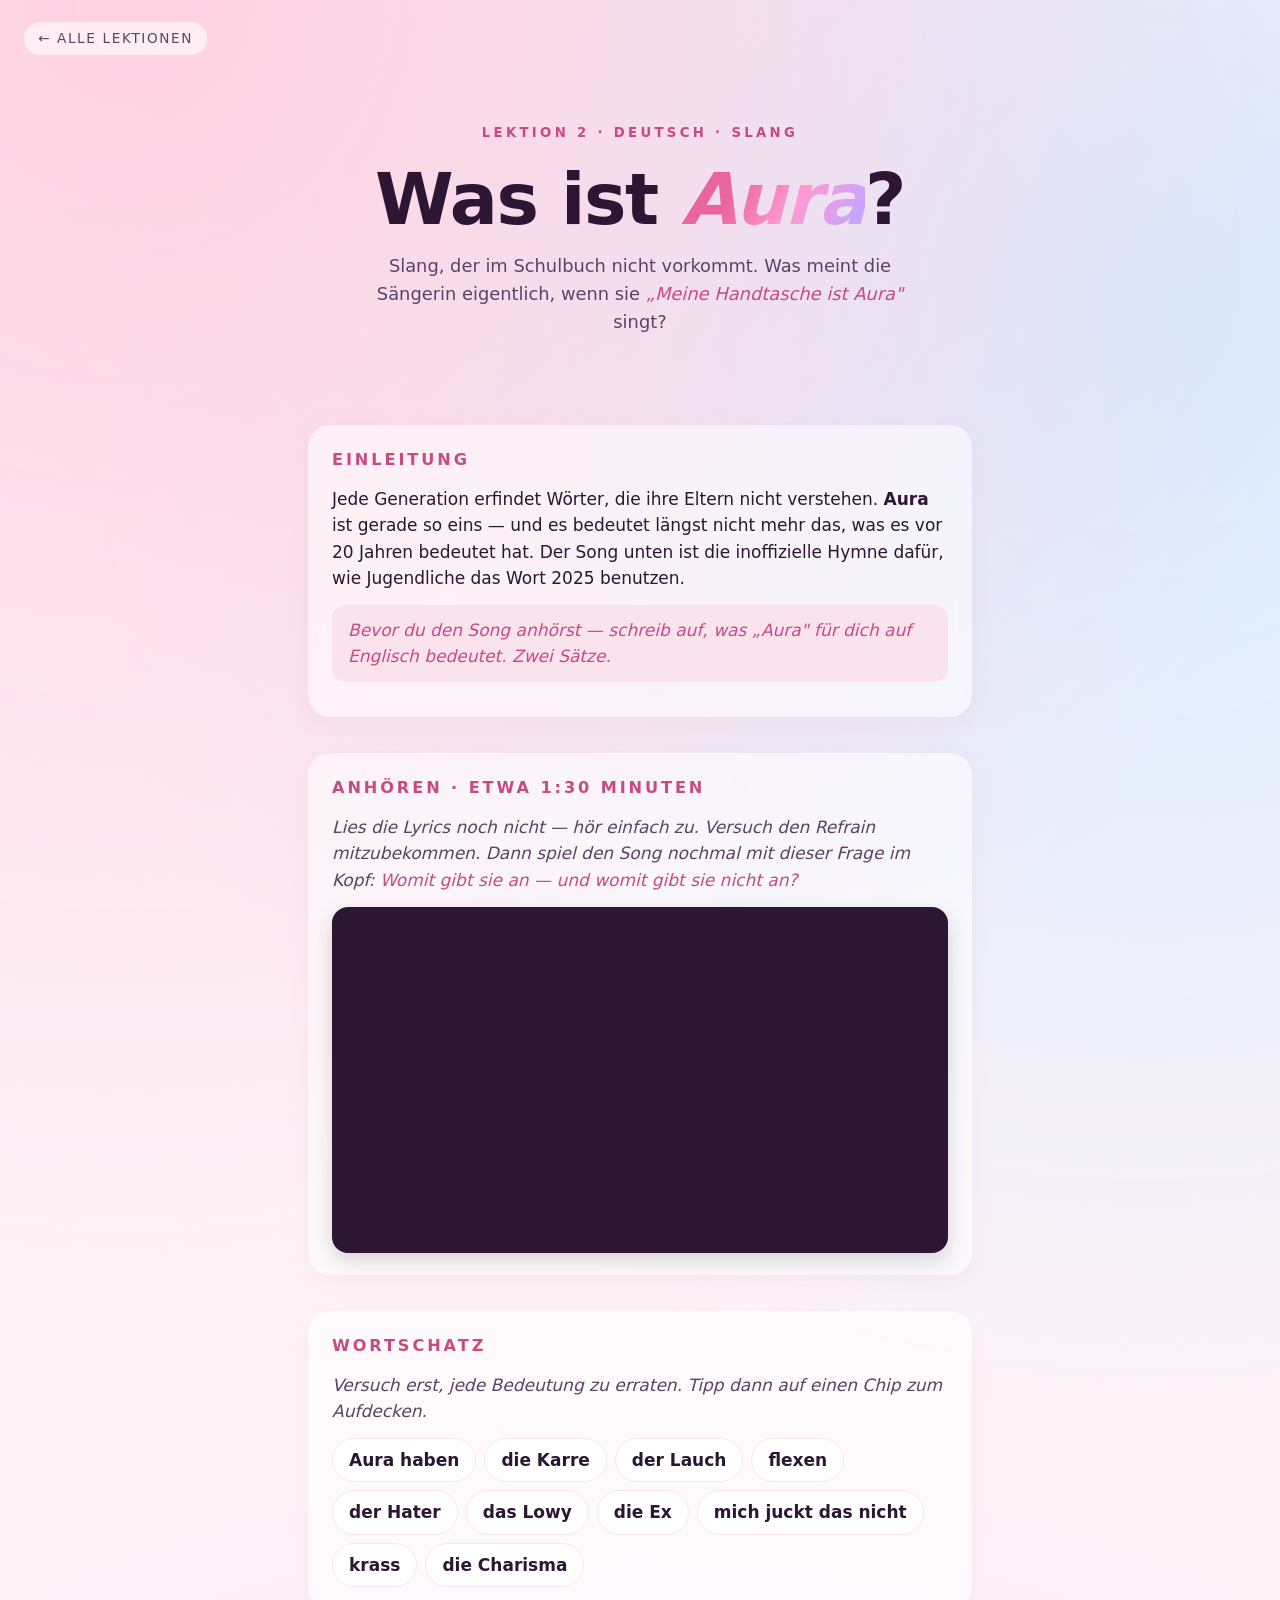
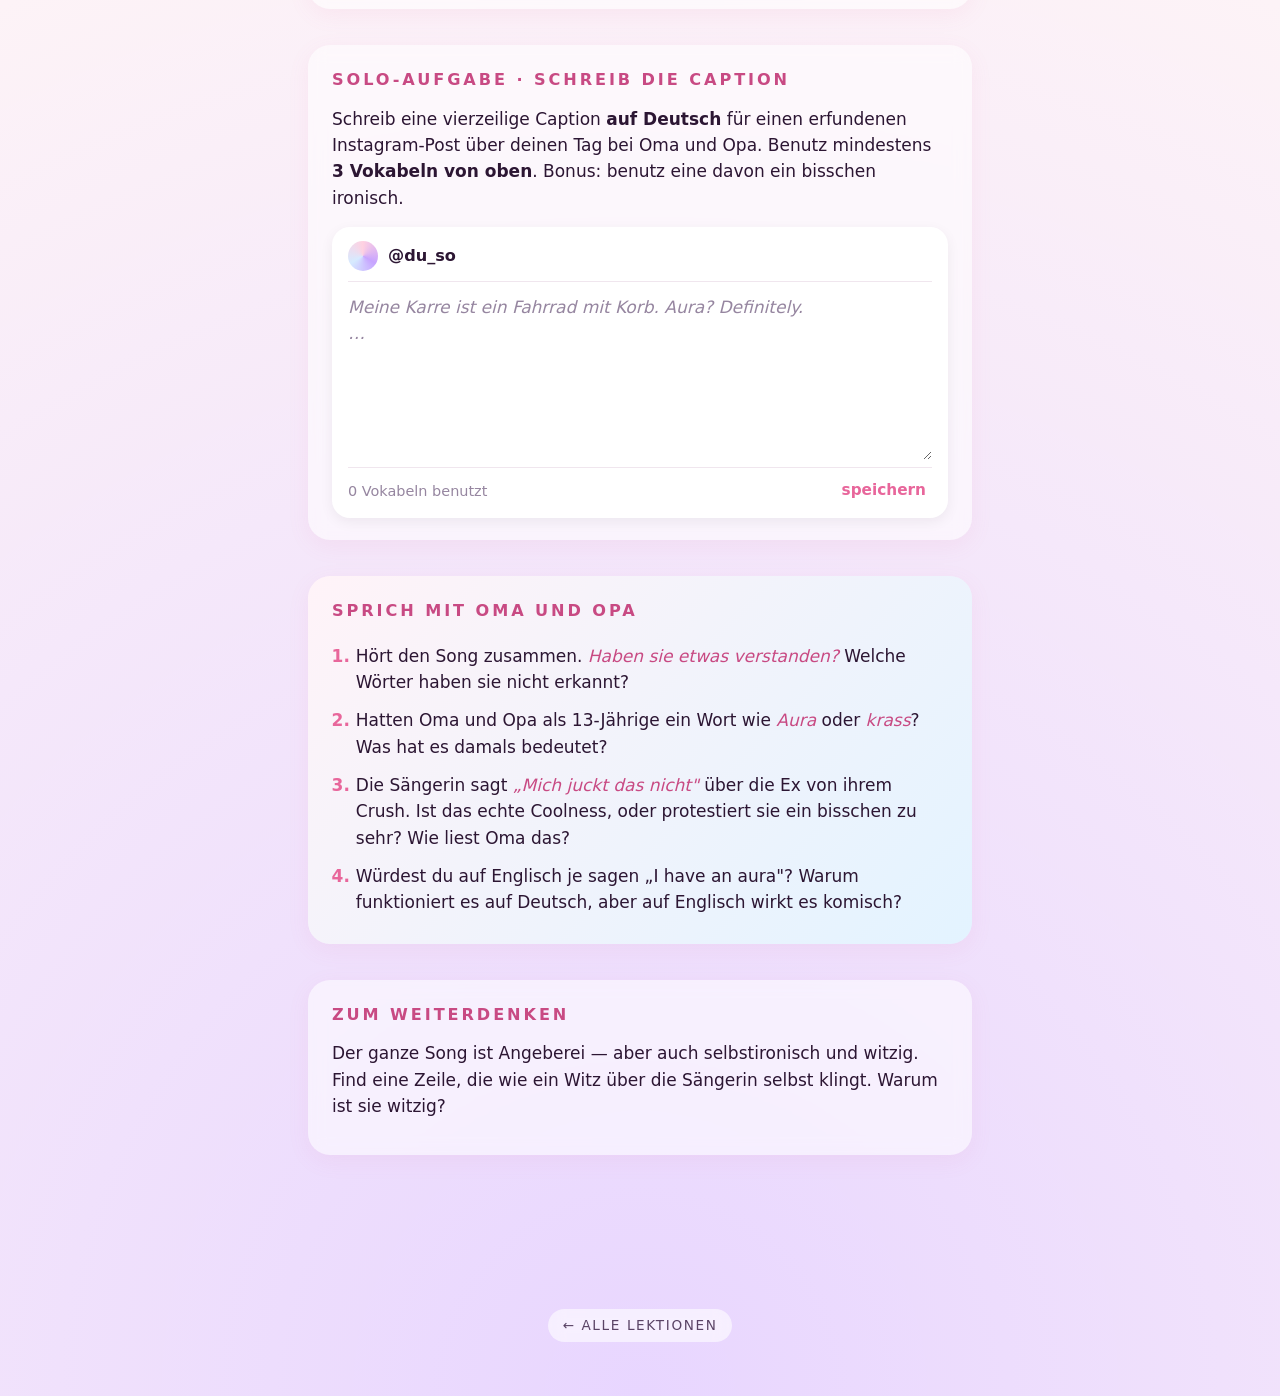
<file: lessons/german-aura/index.html>
<!doctype html>
<html lang="de">
<head>
  <meta charset="utf-8">
  <meta name="viewport" content="width=device-width, initial-scale=1">
  <title>Lektion 2 · Was ist Aura?</title>
  <link rel="stylesheet" href="assets/aura.css">
</head>
<body>
  <a class="back" href="../../">← alle Lektionen</a>

  <main class="page">

    <header class="hero">
      <p class="hero__kicker">Lektion 2 · Deutsch · Slang</p>
      <h1 class="hero__title">Was ist <span class="hero__word">Aura</span>?</h1>
      <p class="hero__sub">Slang, der im Schulbuch nicht vorkommt. Was meint die Sängerin eigentlich, wenn sie <em>„Meine Handtasche ist Aura"</em> singt?</p>
    </header>

    <section class="block block--intro">
      <h2>Einleitung</h2>
      <p>Jede Generation erfindet Wörter, die ihre Eltern nicht verstehen. <strong>Aura</strong> ist gerade so eins — und es bedeutet längst nicht mehr das, was es vor 20 Jahren bedeutet hat. Der Song unten ist die inoffizielle Hymne dafür, wie Jugendliche das Wort 2025 benutzen.</p>
      <p class="aside">Bevor du den Song anhörst — schreib auf, was „Aura" für dich auf <em>Englisch</em> bedeutet. Zwei Sätze.</p>
    </section>

    <section class="block block--watch">
      <h2>Anhören · etwa 1:30 Minuten</h2>
      <p class="block__lede">Lies die Lyrics noch nicht — hör einfach zu. Versuch den Refrain mitzubekommen. Dann spiel den Song nochmal mit dieser Frage im Kopf: <em>Womit gibt sie an — und womit gibt sie nicht an?</em></p>
      <div class="video">
        <iframe
          src="https://www.youtube-nocookie.com/embed/o_4PPHaDum4?start=0&end=95&rel=0&modestbranding=1"
          title="Leni Woess - Aura"
          frameborder="0"
          allow="accelerometer; autoplay; clipboard-write; encrypted-media; gyroscope; picture-in-picture"
          allowfullscreen></iframe>
      </div>
    </section>

    <section class="block block--vocab">
      <h2>Wortschatz</h2>
      <p class="block__lede">Versuch erst, jede Bedeutung zu erraten. Tipp dann auf einen Chip zum Aufdecken.</p>
      <div class="chips" id="chips">
        <button class="chip" type="button" aria-expanded="false" data-de="Aura haben"           data-en="Ausstrahlung, Vibe, das gewisse Etwas — Gen-Z-Slang"></button>
        <button class="chip" type="button" aria-expanded="false" data-de="die Karre"            data-en="umgangssprachlich für Auto"></button>
        <button class="chip" type="button" aria-expanded="false" data-de="der Lauch"            data-en="Verlierer, Schwächling — wörtlich das Gemüse (!)"></button>
        <button class="chip" type="button" aria-expanded="false" data-de="flexen"               data-en="angeben, prahlen — aus dem englischen ‚to flex'"></button>
        <button class="chip" type="button" aria-expanded="false" data-de="der Hater"            data-en="jemand, der andere im Netz schlechtmacht — englisches Wort, deutscher Artikel"></button>
        <button class="chip" type="button" aria-expanded="false" data-de="das Lowy"             data-en="Louis Vuitton — Kurzform, sehr Gen-Z"></button>
        <button class="chip" type="button" aria-expanded="false" data-de="die Ex"               data-en="Ex-Freundin — kurz und scharf"></button>
        <button class="chip" type="button" aria-expanded="false" data-de="mich juckt das nicht" data-en="ist mir egal — wörtlich ‚es juckt mich nicht'"></button>
        <button class="chip" type="button" aria-expanded="false" data-de="krass"                data-en="wild / heftig / cool — das Allzweckwort der deutschen Jugendsprache"></button>
        <button class="chip" type="button" aria-expanded="false" data-de="die Charisma"         data-en="Ausstrahlung, Charisma — ausgesprochen ka-RIS-ma"></button>
      </div>
    </section>

    <section class="block block--task">
      <h2>Solo-Aufgabe · Schreib die Caption</h2>
      <p>Schreib eine vierzeilige Caption <strong>auf Deutsch</strong> für einen erfundenen Instagram-Post über deinen Tag bei Oma und Opa. Benutz mindestens <strong>3 Vokabeln von oben</strong>. Bonus: benutz eine davon ein bisschen ironisch.</p>

      <div class="composer">
        <div class="composer__phone">
          <div class="composer__avatar"></div>
          <span class="composer__handle">@du_so</span>
        </div>
        <textarea
          class="composer__text"
          id="caption"
          rows="6"
          placeholder="Meine Karre ist ein Fahrrad mit Korb. Aura? Definitely.
…"
        ></textarea>
        <div class="composer__bar">
          <span class="composer__count" id="caption-count">0 Vokabeln benutzt</span>
          <button class="composer__save" type="button" id="caption-save">speichern</button>
        </div>
      </div>
      <p class="caption__saved" id="caption-saved" hidden>gespeichert · bleibt für nächstes Mal</p>
    </section>

    <section class="block block--discuss">
      <h2>Sprich mit Oma und Opa</h2>
      <ol class="discuss">
        <li>Hört den Song zusammen. <em>Haben sie etwas verstanden?</em> Welche Wörter haben sie nicht erkannt?</li>
        <li>Hatten Oma und Opa als 13-Jährige ein Wort wie <em>Aura</em> oder <em>krass</em>? Was hat es damals bedeutet?</li>
        <li>Die Sängerin sagt <em>„Mich juckt das nicht"</em> über die Ex von ihrem Crush. Ist das echte Coolness, oder protestiert sie ein bisschen zu sehr? Wie liest Oma das?</li>
        <li>Würdest du auf Englisch je sagen „I have an aura"? Warum funktioniert es auf Deutsch, aber auf Englisch wirkt es komisch?</li>
      </ol>
    </section>

    <section class="block block--stretch">
      <h2>Zum Weiterdenken</h2>
      <p>Der ganze Song ist Angeberei — aber auch selbstironisch und witzig. Find eine Zeile, die wie ein Witz über die Sängerin selbst klingt. Warum ist sie witzig?</p>
    </section>

  </main>

  <footer class="footer">
    <a class="back" href="../../">← alle Lektionen</a>
  </footer>

  <script src="assets/aura.js" defer></script>
</body>
</html>
</file>
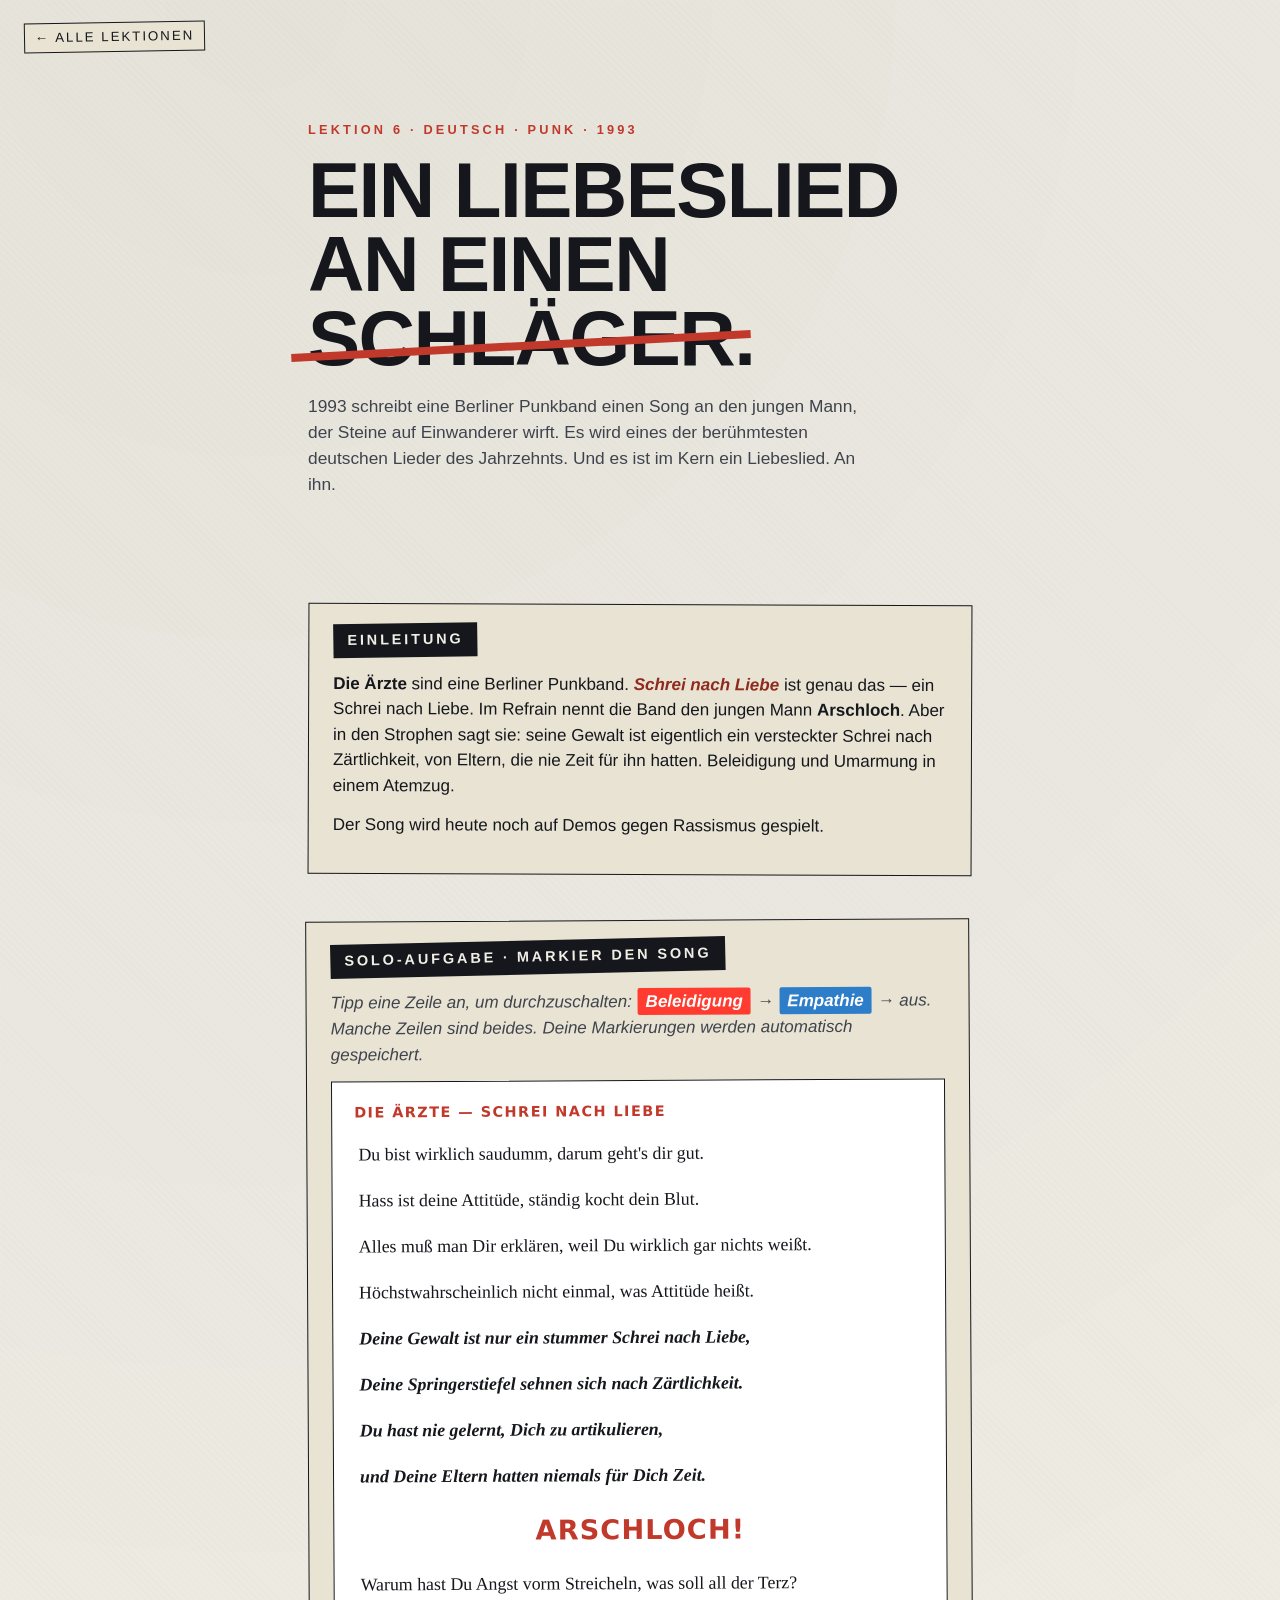
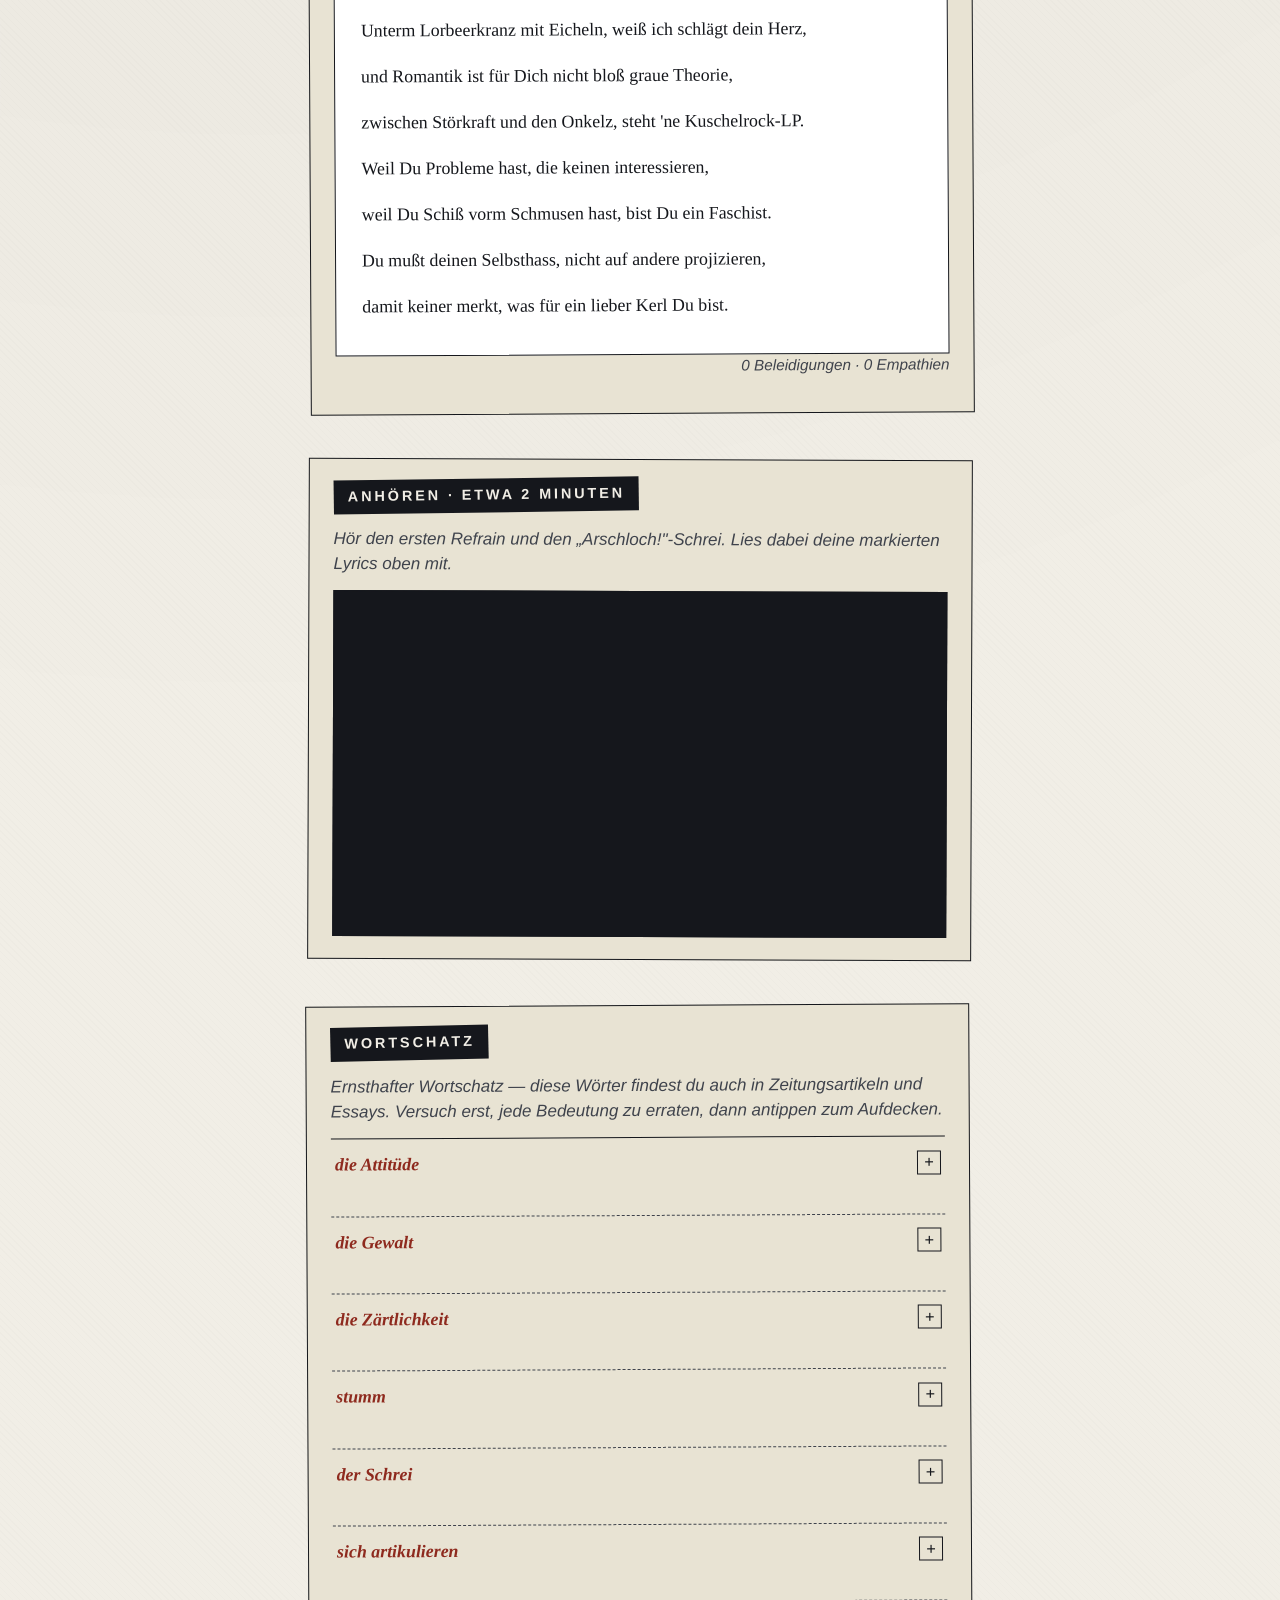
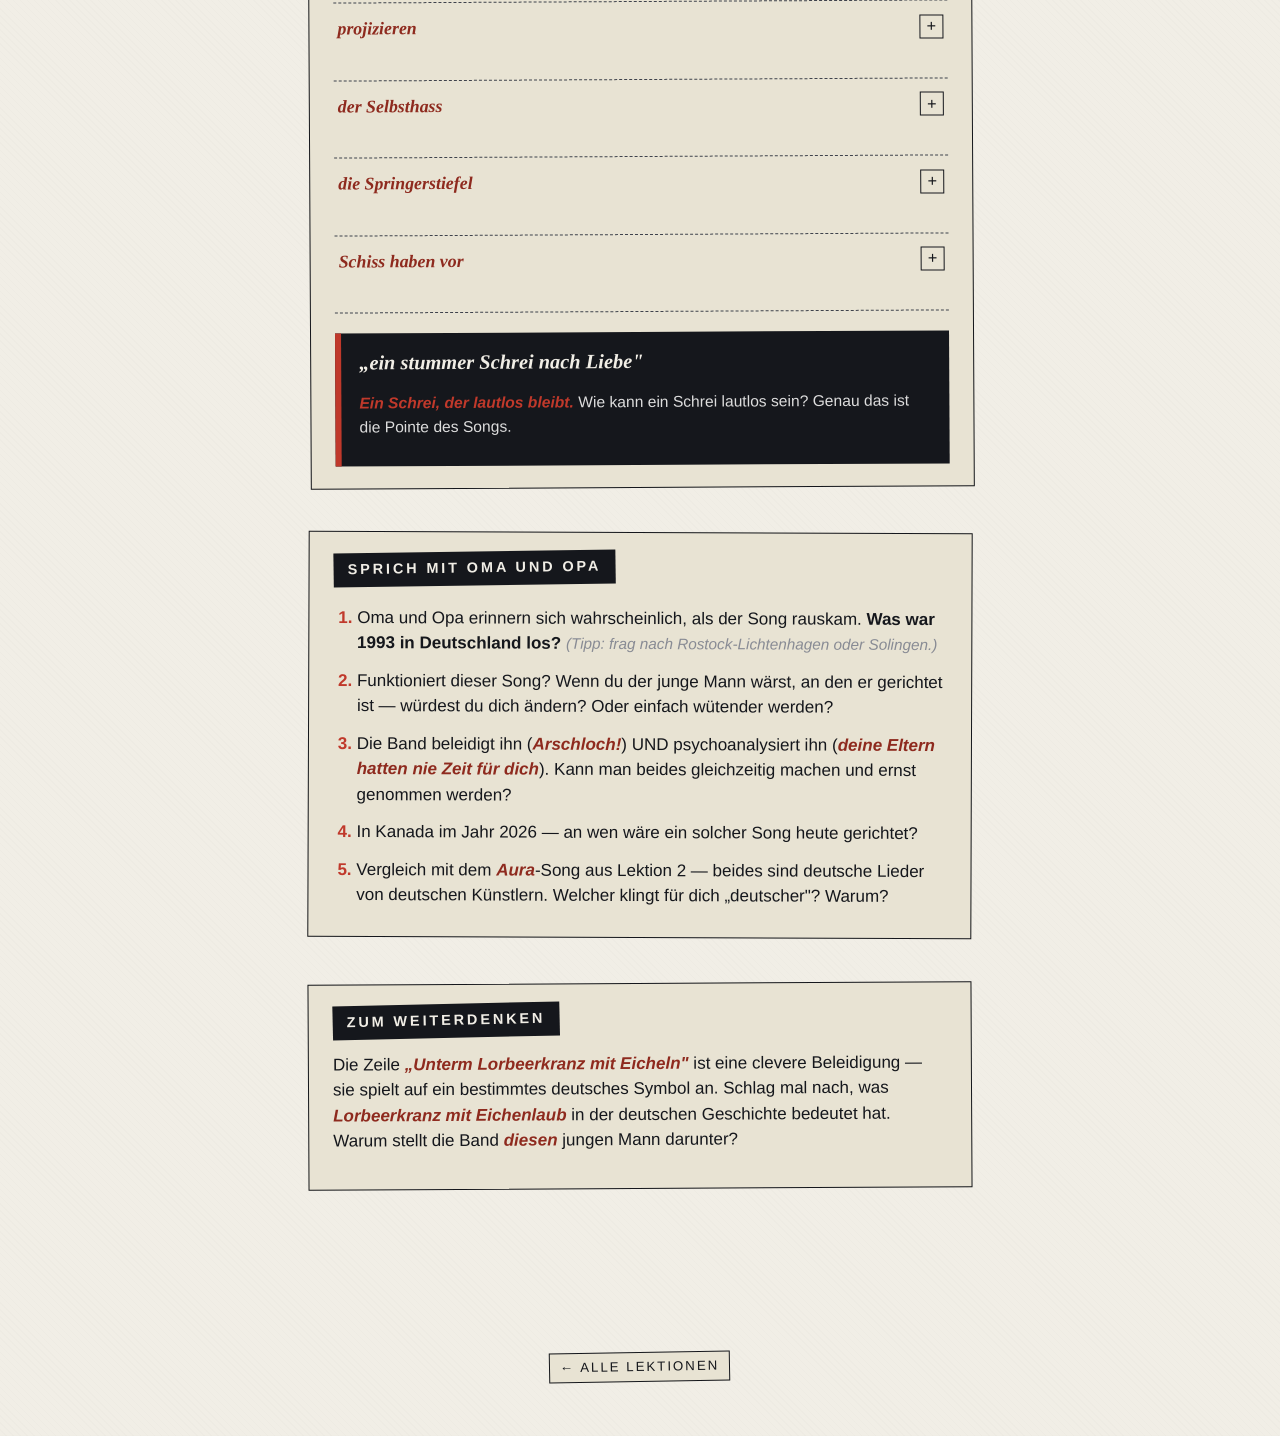
<file: lessons/german-schrei/index.html>
<!doctype html>
<html lang="de">
<head>
  <meta charset="utf-8">
  <meta name="viewport" content="width=device-width, initial-scale=1">
  <title>Lektion 6 · Schrei nach Liebe</title>
  <link rel="stylesheet" href="assets/schrei.css">
</head>
<body class="zine">
  <a class="back" href="../../">← alle Lektionen</a>

  <main class="page">

    <header class="hero">
      <p class="hero__kicker">Lektion 6 · Deutsch · Punk · 1993</p>
      <h1 class="hero__title">Ein Liebeslied<br>an einen <span class="hero__strike">Schläger</span>.</h1>
      <p class="hero__sub">1993 schreibt eine Berliner Punkband einen Song an den jungen Mann, der Steine auf Einwanderer wirft. Es wird eines der berühmtesten deutschen Lieder des Jahrzehnts. Und es ist im Kern ein Liebeslied. An ihn.</p>
    </header>

    <section class="block block--intro">
      <h2>Einleitung</h2>
      <p><strong>Die Ärzte</strong> sind eine Berliner Punkband. <em>Schrei nach Liebe</em> ist genau das — ein Schrei nach Liebe. Im Refrain nennt die Band den jungen Mann <strong>Arschloch</strong>. Aber in den Strophen sagt sie: seine Gewalt ist eigentlich ein versteckter Schrei nach Zärtlichkeit, von Eltern, die nie Zeit für ihn hatten. Beleidigung und Umarmung in einem Atemzug.</p>
      <p>Der Song wird heute noch auf Demos gegen Rassismus gespielt.</p>
    </section>

    <section class="block block--task block--highlighter">
      <h2>Solo-Aufgabe · Markier den Song</h2>
      <p class="block__lede">Tipp eine Zeile an, um durchzuschalten: <span class="key key--insult">Beleidigung</span> → <span class="key key--empathy">Empathie</span> → aus. Manche Zeilen sind beides. Deine Markierungen werden automatisch gespeichert.</p>

      <div class="lyrics" id="lyrics">
        <p class="lyric__stanza">Die Ärzte — Schrei nach Liebe</p>

        <div class="lyric__verse">
          <p class="lyric" data-i="1">Du bist wirklich saudumm, darum geht's dir gut.</p>
          <p class="lyric" data-i="2">Hass ist deine Attitüde, ständig kocht dein Blut.</p>
          <p class="lyric" data-i="3">Alles muß man Dir erklären, weil Du wirklich gar nichts weißt.</p>
          <p class="lyric" data-i="4">Höchstwahrscheinlich nicht einmal, was Attitüde heißt.</p>
        </div>

        <div class="lyric__verse lyric__chorus">
          <p class="lyric" data-i="5">Deine Gewalt ist nur ein stummer Schrei nach Liebe,</p>
          <p class="lyric" data-i="6">Deine Springerstiefel sehnen sich nach Zärtlichkeit.</p>
          <p class="lyric" data-i="7">Du hast nie gelernt, Dich zu artikulieren,</p>
          <p class="lyric" data-i="8">und Deine Eltern hatten niemals für Dich Zeit.</p>
        </div>

        <p class="lyric lyric__shout" data-i="9">Arschloch!</p>

        <div class="lyric__verse">
          <p class="lyric" data-i="10">Warum hast Du Angst vorm Streicheln, was soll all der Terz?</p>
          <p class="lyric" data-i="11">Unterm Lorbeerkranz mit Eicheln, weiß ich schlägt dein Herz,</p>
          <p class="lyric" data-i="12">und Romantik ist für Dich nicht bloß graue Theorie,</p>
          <p class="lyric" data-i="13">zwischen Störkraft und den Onkelz, steht 'ne Kuschelrock-LP.</p>
        </div>

        <div class="lyric__verse">
          <p class="lyric" data-i="14">Weil Du Probleme hast, die keinen interessieren,</p>
          <p class="lyric" data-i="15">weil Du Schiß vorm Schmusen hast, bist Du ein Faschist.</p>
          <p class="lyric" data-i="16">Du mußt deinen Selbsthass, nicht auf andere projizieren,</p>
          <p class="lyric" data-i="17">damit keiner merkt, was für ein lieber Kerl Du bist.</p>
        </div>
      </div>

      <p class="counts" id="counts">0 Beleidigungen · 0 Empathien</p>
    </section>

    <section class="block block--watch">
      <h2>Anhören · etwa 2 Minuten</h2>
      <p class="block__lede">Hör den ersten Refrain und den „Arschloch!"-Schrei. Lies dabei deine markierten Lyrics oben mit.</p>
      <div class="video">
        <iframe
          src="https://www.youtube-nocookie.com/embed/6X9CEi8wkBc?start=0&end=125&rel=0&modestbranding=1"
          title="Die Ärzte — Schrei nach Liebe"
          frameborder="0"
          allow="accelerometer; autoplay; clipboard-write; encrypted-media; gyroscope; picture-in-picture"
          allowfullscreen></iframe>
      </div>
    </section>

    <section class="block block--vocab">
      <h2>Wortschatz</h2>
      <p class="block__lede">Ernsthafter Wortschatz — diese Wörter findest du auch in Zeitungsartikeln und Essays. Versuch erst, jede Bedeutung zu erraten, dann antippen zum Aufdecken.</p>
      <ul class="vocab">
        <li class="vocab__row">
          <button class="vocab__term" type="button" aria-expanded="false">die Attitüde</button>
          <p class="vocab__def">
            Haltung, Einstellung — meist mit Trotz oder Aggression gemeint
            <span class="vocab__en">attitude (with bite)</span>
          </p>
        </li>
        <li class="vocab__row">
          <button class="vocab__term" type="button" aria-expanded="false">die Gewalt</button>
          <p class="vocab__def">
            Brutalität, körperlicher Übergriff
            <span class="vocab__en">violence, force</span>
          </p>
        </li>
        <li class="vocab__row">
          <button class="vocab__term" type="button" aria-expanded="false">die Zärtlichkeit</button>
          <p class="vocab__def">
            liebevolle Sanftheit, behutsame Berührung
            <span class="vocab__en">tenderness, gentleness</span>
          </p>
        </li>
        <li class="vocab__row">
          <button class="vocab__term" type="button" aria-expanded="false">stumm</button>
          <p class="vocab__def">
            ohne Worte, lautlos
            <span class="vocab__en">silent, mute</span>
          </p>
        </li>
        <li class="vocab__row">
          <button class="vocab__term" type="button" aria-expanded="false">der Schrei</button>
          <p class="vocab__def">
            lauter Ruf, Aufschrei
            <span class="vocab__en">a cry, scream</span>
          </p>
        </li>
        <li class="vocab__row">
          <button class="vocab__term" type="button" aria-expanded="false">sich artikulieren</button>
          <p class="vocab__def">
            sich in Worten ausdrücken können
            <span class="vocab__en">to express oneself in words</span>
          </p>
        </li>
        <li class="vocab__row">
          <button class="vocab__term" type="button" aria-expanded="false">projizieren</button>
          <p class="vocab__def">
            (in der Psychologie) eigene Gefühle auf andere übertragen — als wären sie deren Gefühle
            <span class="vocab__en">to project (psychologically)</span>
          </p>
        </li>
        <li class="vocab__row">
          <button class="vocab__term" type="button" aria-expanded="false">der Selbsthass</button>
          <p class="vocab__def">
            Verachtung gegen sich selbst
            <span class="vocab__en">self-hatred</span>
          </p>
        </li>
        <li class="vocab__row">
          <button class="vocab__term" type="button" aria-expanded="false">die Springerstiefel</button>
          <p class="vocab__def">
            schwere Stiefel, in den 90ern oft von Skinheads und Punks getragen
            <span class="vocab__en">combat boots (literally "jumper boots")</span>
          </p>
        </li>
        <li class="vocab__row">
          <button class="vocab__term" type="button" aria-expanded="false">Schiss haben vor</button>
          <p class="vocab__def">
            umgangssprachlich: Angst haben vor
            <span class="vocab__en">to be scared of (slang — <em>Schiss</em> = "scared poop")</span>
          </p>
        </li>
      </ul>

      <div class="idiom">
        <p class="idiom__line">„ein stummer Schrei nach Liebe"</p>
        <p class="idiom__gloss"><em>Ein Schrei, der lautlos bleibt.</em> Wie kann ein Schrei lautlos sein? Genau das ist die Pointe des Songs.</p>
      </div>
    </section>

    <section class="block block--discuss">
      <h2>Sprich mit Oma und Opa</h2>
      <ol class="discuss">
        <li>Oma und Opa erinnern sich wahrscheinlich, als der Song rauskam. <strong>Was war 1993 in Deutschland los?</strong> <span class="hint">(Tipp: frag nach Rostock-Lichtenhagen oder Solingen.)</span></li>
        <li>Funktioniert dieser Song? Wenn du der junge Mann wärst, an den er gerichtet ist — würdest du dich ändern? Oder einfach wütender werden?</li>
        <li>Die Band beleidigt ihn (<em>Arschloch!</em>) UND psychoanalysiert ihn (<em>deine Eltern hatten nie Zeit für dich</em>). Kann man beides gleichzeitig machen und ernst genommen werden?</li>
        <li>In Kanada im Jahr 2026 — an wen wäre ein solcher Song heute gerichtet?</li>
        <li>Vergleich mit dem <em>Aura</em>-Song aus Lektion 2 — beides sind deutsche Lieder von deutschen Künstlern. Welcher klingt für dich „deutscher"? Warum?</li>
      </ol>
    </section>

    <section class="block block--stretch">
      <h2>Zum Weiterdenken</h2>
      <p>Die Zeile <em>„Unterm Lorbeerkranz mit Eicheln"</em> ist eine clevere Beleidigung — sie spielt auf ein bestimmtes deutsches Symbol an. Schlag mal nach, was <em>Lorbeerkranz mit Eichenlaub</em> in der deutschen Geschichte bedeutet hat. Warum stellt die Band <em>diesen</em> jungen Mann darunter?</p>
    </section>

  </main>

  <footer class="footer">
    <a class="back" href="../../">← alle Lektionen</a>
  </footer>

  <script src="assets/schrei.js" defer></script>
</body>
</html>
</file>
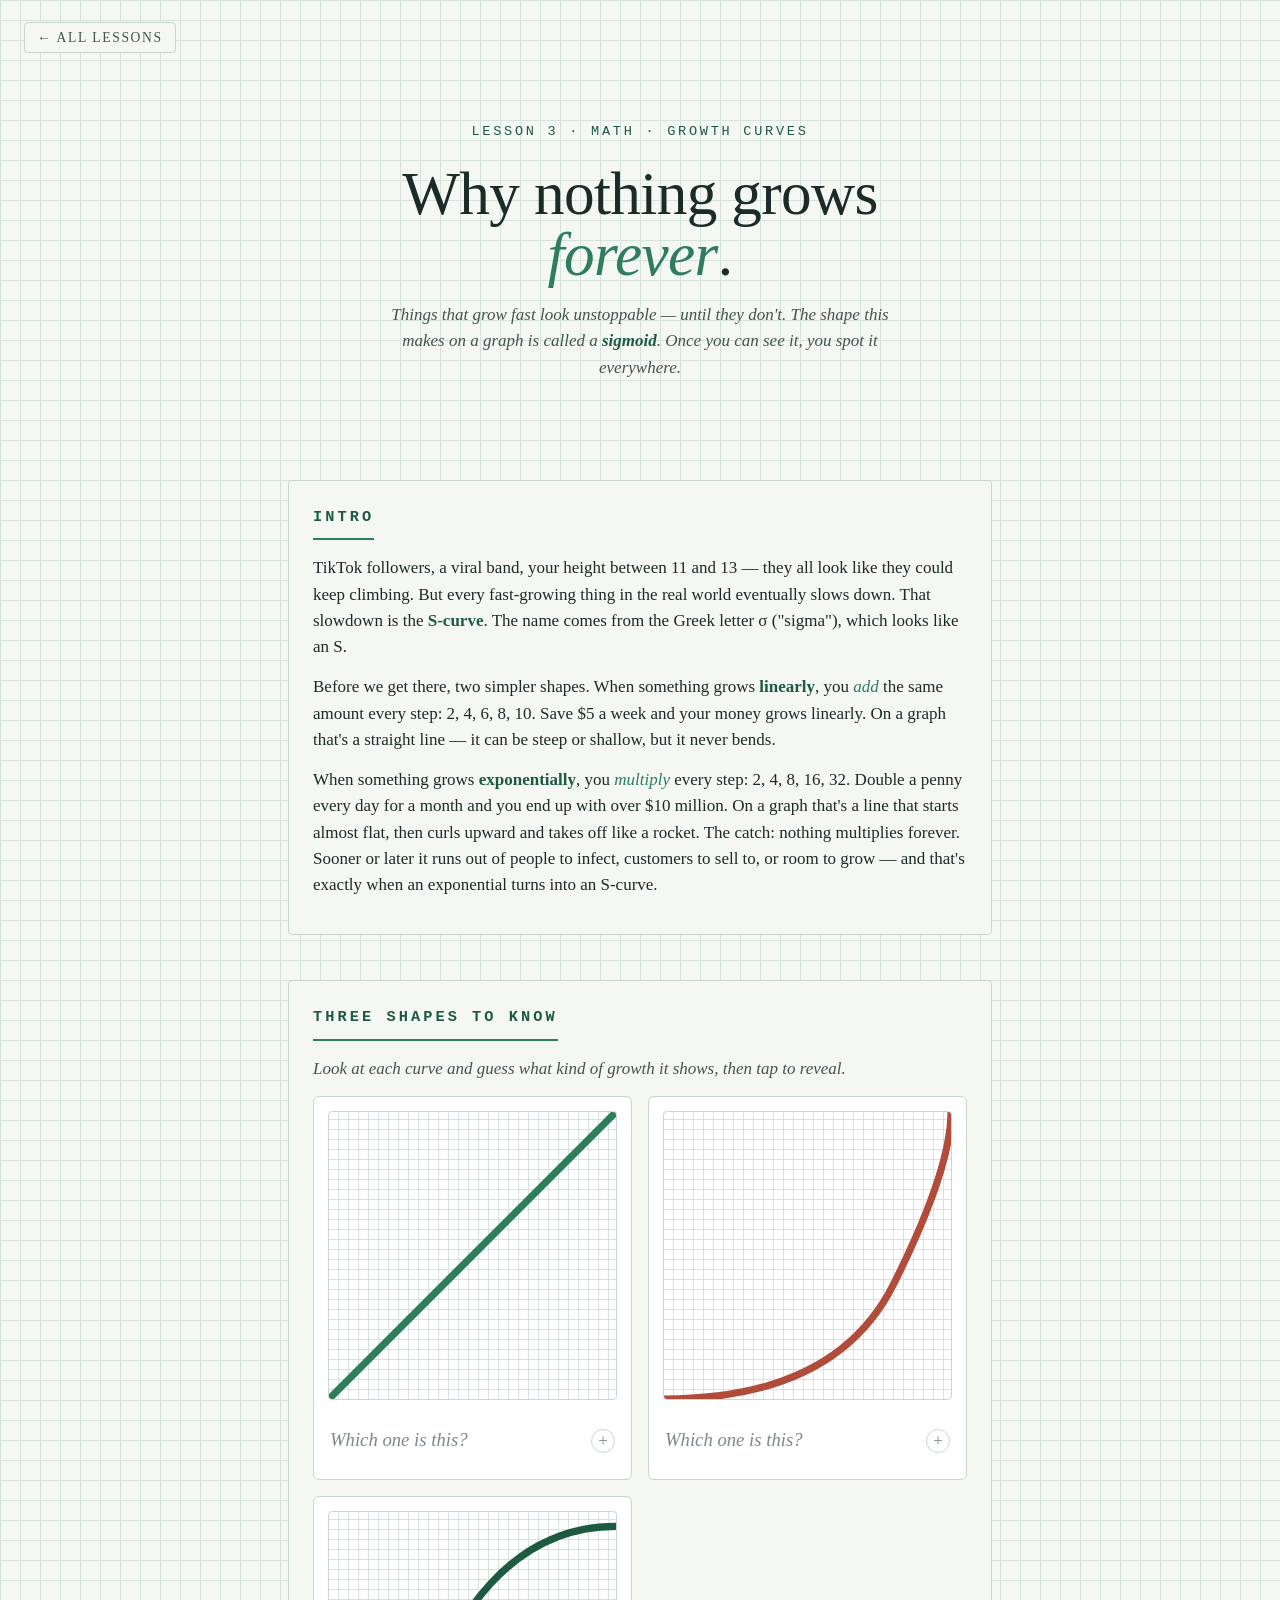
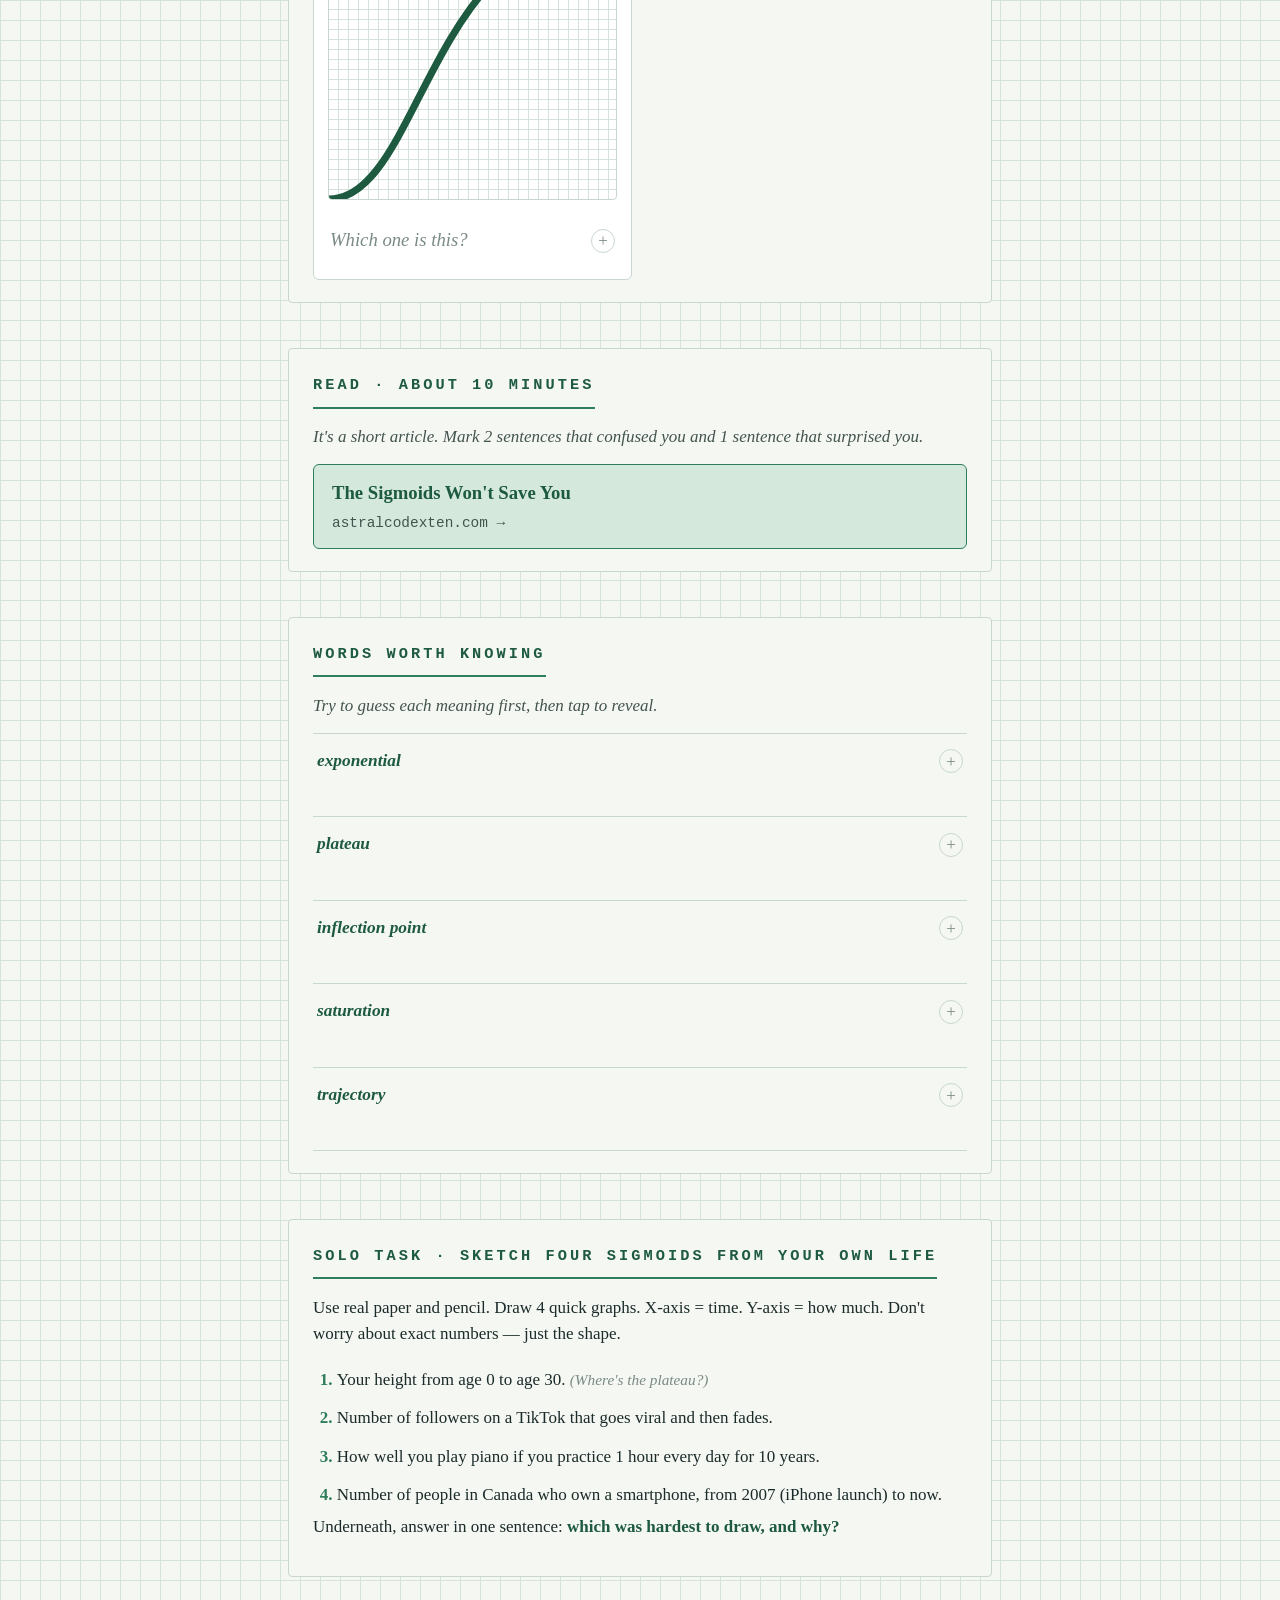
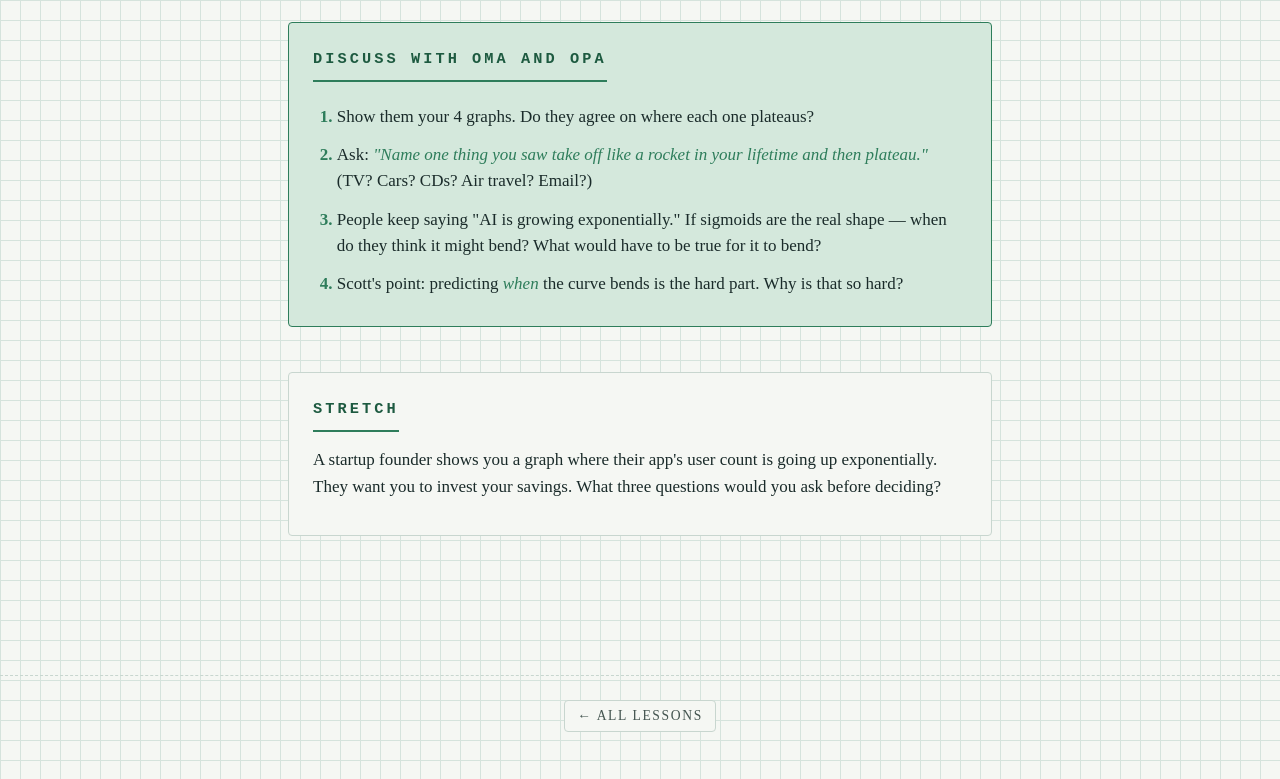
<file: lessons/sigmoids/index.html>
<!doctype html>
<html lang="en">
<head>
  <meta charset="utf-8">
  <meta name="viewport" content="width=device-width, initial-scale=1">
  <title>Lesson 3 · Why nothing grows forever</title>
  <link rel="stylesheet" href="assets/sigmoids.css">
</head>
<body class="graphpaper">
  <a class="back" href="../../">← all lessons</a>

  <main class="page">

    <header class="hero">
      <p class="hero__kicker">Lesson 3 · Math · Growth curves</p>
      <h1 class="hero__title">Why nothing grows<br><em>forever</em>.</h1>
      <p class="hero__sub">Things that grow fast look unstoppable — until they don't. The shape this makes on a graph is called a <strong>sigmoid</strong>. Once you can see it, you spot it everywhere.</p>
    </header>

    <section class="block block--intro">
      <h2>Intro</h2>
      <p>TikTok followers, a viral band, your height between 11 and 13 — they all look like they could keep climbing. But every fast-growing thing in the real world eventually slows down. That slowdown is the <strong>S-curve</strong>. The name comes from the Greek letter σ ("sigma"), which looks like an S.</p>
      <p>Before we get there, two simpler shapes. When something grows <strong>linearly</strong>, you <em>add</em> the same amount every step: 2, 4, 6, 8, 10. Save $5 a week and your money grows linearly. On a graph that's a straight line — it can be steep or shallow, but it never bends.</p>
      <p>When something grows <strong>exponentially</strong>, you <em>multiply</em> every step: 2, 4, 8, 16, 32. Double a penny every day for a month and you end up with over $10 million. On a graph that's a line that starts almost flat, then curls upward and takes off like a rocket. The catch: nothing multiplies forever. Sooner or later it runs out of people to infect, customers to sell to, or room to grow — and that's exactly when an exponential turns into an S-curve.</p>
    </section>

    <section class="block block--curves">
      <h2>Three shapes to know</h2>
      <p class="block__lede">Look at each curve and guess what kind of growth it shows, then tap to reveal.</p>

      <div class="curves" id="curves">
        <figure class="curve" data-curve="linear">
          <svg viewBox="0 0 100 100" preserveAspectRatio="none" aria-hidden="true">
            <path class="curve__path" d="M 0 100 L 100 0"/>
          </svg>
          <figcaption>
            <h3><button class="curve__term" type="button" aria-expanded="false"><span class="curve__prompt">Which one is this?</span><span class="curve__label">Linear</span></button></h3>
            <div class="curve__def">
              <p>You add the same amount each year. Steady. Predictable. Doesn't bend.</p>
              <p class="curve__example"><em>Example:</em> the number of birthdays you've had.</p>
            </div>
          </figcaption>
        </figure>

        <figure class="curve" data-curve="exponential">
          <svg viewBox="0 0 100 100" preserveAspectRatio="none" aria-hidden="true">
            <path class="curve__path" d="M 0 100 Q 60 100 80 60 T 100 0"/>
          </svg>
          <figcaption>
            <h3><button class="curve__term" type="button" aria-expanded="false"><span class="curve__prompt">Which one is this?</span><span class="curve__label">Exponential</span></button></h3>
            <div class="curve__def">
              <p>You multiply each year. Slow start, then a rocket. Looks unstoppable.</p>
              <p class="curve__example"><em>Example:</em> a viral video in its first 24 hours.</p>
            </div>
          </figcaption>
        </figure>

        <figure class="curve" data-curve="sigmoid">
          <svg viewBox="0 0 100 100" preserveAspectRatio="none" aria-hidden="true">
            <path class="curve__path" d="M 0 100 C 32 100, 35 5, 100 5"/>
          </svg>
          <figcaption>
            <h3><button class="curve__term" type="button" aria-expanded="false"><span class="curve__prompt">Which one is this?</span><span class="curve__label">Sigmoid (S-curve)</span></button></h3>
            <div class="curve__def">
              <p>Slow start. Fast middle. Slow finish. Hits a ceiling and flattens out.</p>
              <p class="curve__example"><em>Example:</em> your height from age 0 to 30.</p>
            </div>
          </figcaption>
        </figure>
      </div>
    </section>

    <section class="block block--watch">
      <h2>Read · about 10 minutes</h2>
      <p class="block__lede">It's a short article. Mark 2 sentences that confused you and 1 sentence that surprised you.</p>
      <a class="readlink" href="https://www.astralcodexten.com/p/the-sigmoids-wont-save-you" target="_blank" rel="noopener">
        <span class="readlink__title">The Sigmoids Won't Save You</span>
        <span class="readlink__site">astralcodexten.com →</span>
      </a>
    </section>

    <section class="block block--vocab">
      <h2>Words worth knowing</h2>
      <p class="block__lede">Try to guess each meaning first, then tap to reveal.</p>
      <ul class="vocab">
        <li class="vocab__row">
          <button class="vocab__term" type="button" aria-expanded="false">exponential</button>
          <p class="vocab__def">growing by multiplying (×2, ×2, ×2…) instead of adding</p>
        </li>
        <li class="vocab__row">
          <button class="vocab__term" type="button" aria-expanded="false">plateau</button>
          <p class="vocab__def">a flat top — growth has stopped</p>
        </li>
        <li class="vocab__row">
          <button class="vocab__term" type="button" aria-expanded="false">inflection point</button>
          <p class="vocab__def">the spot on an S-curve where growth flips from speeding up to slowing down</p>
        </li>
        <li class="vocab__row">
          <button class="vocab__term" type="button" aria-expanded="false">saturation</button>
          <p class="vocab__def">when something is "full" and can't grow more (the market is saturated; the sponge is saturated)</p>
        </li>
        <li class="vocab__row">
          <button class="vocab__term" type="button" aria-expanded="false">trajectory</button>
          <p class="vocab__def">the path something is taking over time</p>
        </li>
      </ul>
    </section>

    <section class="block block--task">
      <h2>Solo task · Sketch four sigmoids from your own life</h2>
      <p>Use real paper and pencil. Draw 4 quick graphs. X-axis = time. Y-axis = how much. Don't worry about exact numbers — just the shape.</p>
      <ol class="prompts">
        <li>Your height from age 0 to age 30. <span class="hint">(Where's the plateau?)</span></li>
        <li>Number of followers on a TikTok that goes viral and then fades.</li>
        <li>How well you play piano if you practice 1 hour every day for 10 years.</li>
        <li>Number of people in Canada who own a smartphone, from 2007 (iPhone launch) to now.</li>
      </ol>
      <p>Underneath, answer in one sentence: <strong>which was hardest to draw, and why?</strong></p>
    </section>

    <section class="block block--discuss">
      <h2>Discuss with Oma and Opa</h2>
      <ol class="discuss">
        <li>Show them your 4 graphs. Do they agree on where each one plateaus?</li>
        <li>Ask: <em>"Name one thing you saw take off like a rocket in your lifetime and then plateau."</em> (TV? Cars? CDs? Air travel? Email?)</li>
        <li>People keep saying "AI is growing exponentially." If sigmoids are the real shape — when do they think it might bend? What would have to be true for it to bend?</li>
        <li>Scott's point: predicting <em>when</em> the curve bends is the hard part. Why is that so hard?</li>
      </ol>
    </section>

    <section class="block block--stretch">
      <h2>Stretch</h2>
      <p>A startup founder shows you a graph where their app's user count is going up exponentially. They want you to invest your savings. What three questions would you ask before deciding?</p>
    </section>

  </main>

  <footer class="footer">
    <a class="back" href="../../">← all lessons</a>
  </footer>

  <script src="assets/sigmoids.js" defer></script>
</body>
</html>
</file>
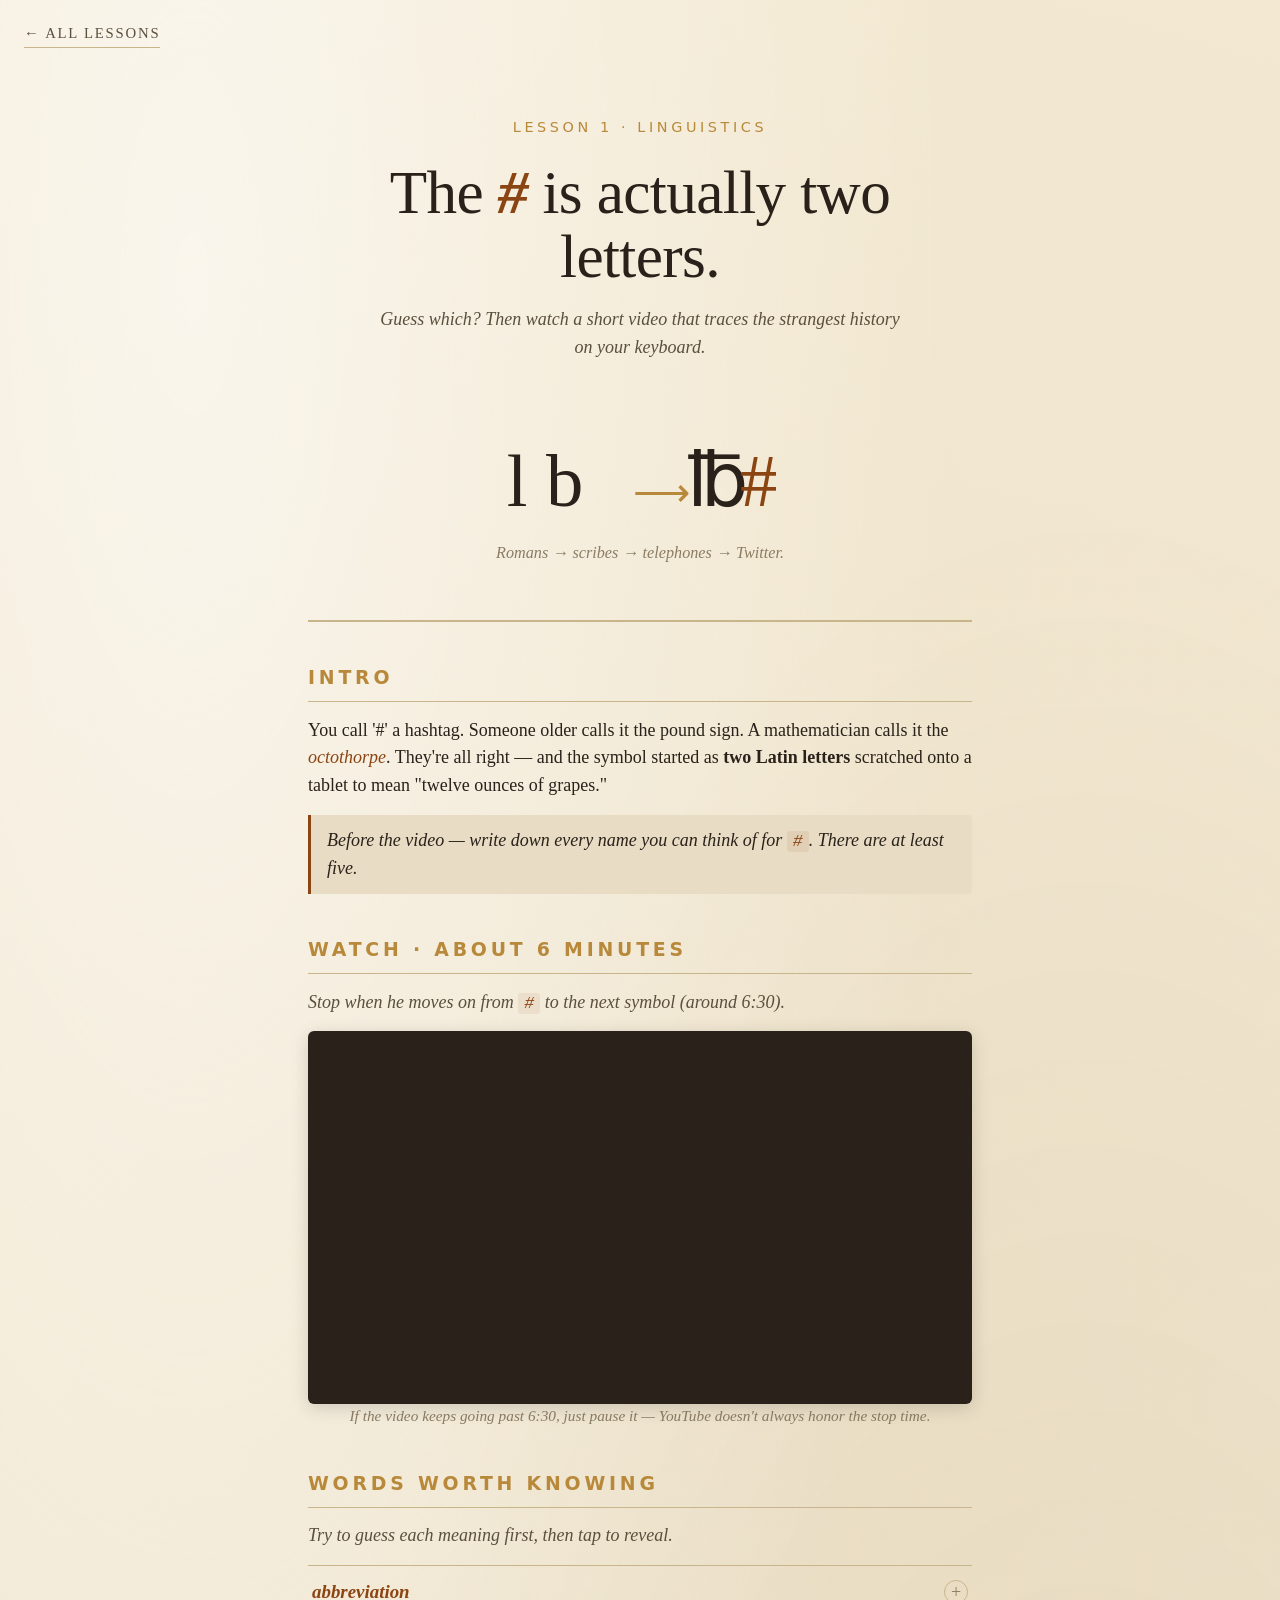
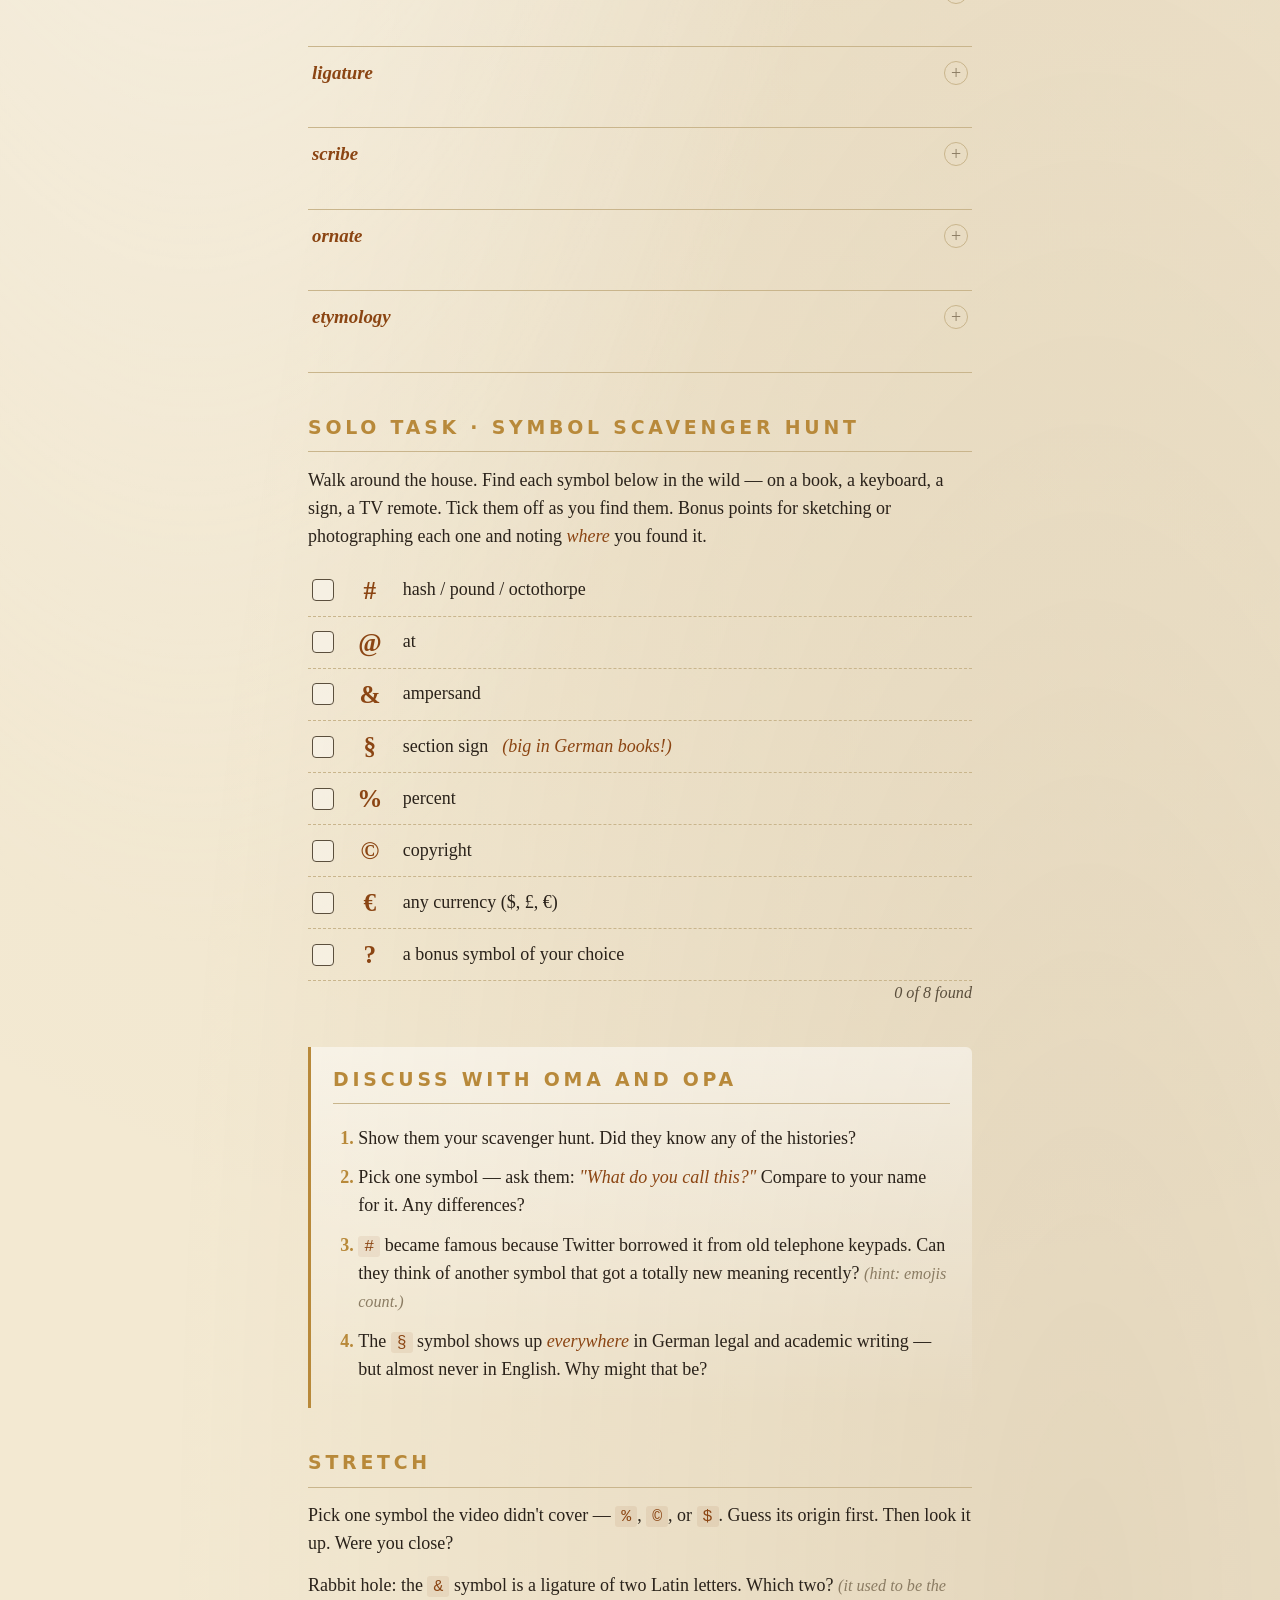
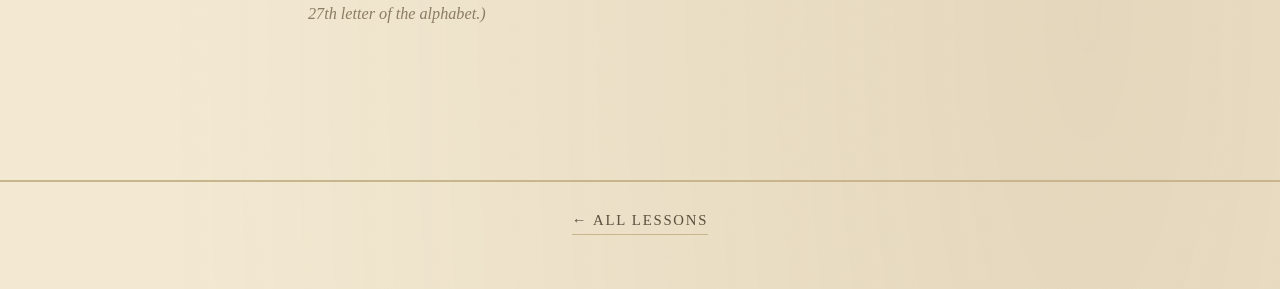
<file: lessons/symbols/index.html>
<!doctype html>
<html lang="en">
<head>
  <meta charset="utf-8">
  <meta name="viewport" content="width=device-width, initial-scale=1">
  <title>Lesson 1 · The # is actually two letters</title>
  <link rel="stylesheet" href="assets/symbols.css">
</head>
<body class="parchment">
  <a class="back" href="../../">← all lessons</a>

  <main class="page">

    <header class="hero">
      <p class="hero__kicker">Lesson 1 · Linguistics</p>
      <h1 class="hero__title">The <span class="hero__hash">#</span> is actually two letters.</h1>
      <p class="hero__sub">Guess which? Then watch a short video that traces the strangest history on your keyboard.</p>

      <figure class="morph" aria-label="Animation showing 'lb' becoming the hash symbol">
        <svg viewBox="0 0 240 100" role="img" aria-hidden="true">
          <text x="20"  y="74" class="morph__letters">l b</text>
          <text x="115" y="74" class="morph__arrow">⟶</text>
          <text x="155" y="74" class="morph__bar">℔</text>
          <text x="195" y="74" class="morph__hash">#</text>
        </svg>
        <figcaption>Romans → scribes → telephones → Twitter.</figcaption>
      </figure>
    </header>

    <section class="block block--intro">
      <h2>Intro</h2>
      <p>You call '#' a hashtag. Someone older calls it the pound sign. A mathematician calls it the <em>octothorpe</em>. They're all right — and the symbol started as <strong>two Latin letters</strong> scratched onto a tablet to mean "twelve ounces of grapes."</p>
      <p class="aside">Before the video — write down every name you can think of for <code>#</code>. There are at least five.</p>
    </section>

    <section class="block block--watch">
      <h2>Watch · about 6 minutes</h2>
      <p class="block__lede">Stop when he moves on from <code>#</code> to the next symbol (around 6:30).</p>
      <div class="video">
        <iframe
          src="https://www.youtube-nocookie.com/embed/cSsyG2pE-GY?start=0&end=395&rel=0&modestbranding=1"
          title="The hidden logic behind #, @, & and §"
          frameborder="0"
          allow="accelerometer; autoplay; clipboard-write; encrypted-media; gyroscope; picture-in-picture"
          allowfullscreen></iframe>
      </div>
      <p class="caption">If the video keeps going past 6:30, just pause it — YouTube doesn't always honor the stop time.</p>
    </section>

    <section class="block block--vocab">
      <h2>Words worth knowing</h2>
      <p class="block__lede">Try to guess each meaning first, then tap to reveal.</p>
      <ul class="vocab">
        <li class="vocab__row">
          <button class="vocab__term" type="button" aria-expanded="false">abbreviation</button>
          <p class="vocab__def">a shortened way of writing a word</p>
        </li>
        <li class="vocab__row">
          <button class="vocab__term" type="button" aria-expanded="false">ligature</button>
          <p class="vocab__def">two letters joined into one shape (æ, &amp;)</p>
        </li>
        <li class="vocab__row">
          <button class="vocab__term" type="button" aria-expanded="false">scribe</button>
          <p class="vocab__def">a person whose job was writing things by hand, before printing</p>
        </li>
        <li class="vocab__row">
          <button class="vocab__term" type="button" aria-expanded="false">ornate</button>
          <p class="vocab__def">very decorated, fancy</p>
        </li>
        <li class="vocab__row">
          <button class="vocab__term" type="button" aria-expanded="false">etymology</button>
          <p class="vocab__def">the history of where a word or symbol came from</p>
        </li>
      </ul>
    </section>

    <section class="block block--task">
      <h2>Solo task · Symbol scavenger hunt</h2>
      <p>Walk around the house. Find each symbol below in the wild — on a book, a keyboard, a sign, a TV remote. Tick them off as you find them. Bonus points for sketching or photographing each one and noting <em>where</em> you found it.</p>
      <ul class="hunt" id="hunt">
        <li><label><input type="checkbox" data-key="hash">     <span class="hunt__sym">#</span>  hash / pound / octothorpe</label></li>
        <li><label><input type="checkbox" data-key="at">       <span class="hunt__sym">@</span>  at</label></li>
        <li><label><input type="checkbox" data-key="amp">      <span class="hunt__sym">&amp;</span>  ampersand</label></li>
        <li><label><input type="checkbox" data-key="section">  <span class="hunt__sym">§</span>  section sign <em>(big in German books!)</em></label></li>
        <li><label><input type="checkbox" data-key="percent">  <span class="hunt__sym">%</span>  percent</label></li>
        <li><label><input type="checkbox" data-key="copy">     <span class="hunt__sym">©</span>  copyright</label></li>
        <li><label><input type="checkbox" data-key="money">    <span class="hunt__sym">€</span>  any currency ($, £, €)</label></li>
        <li><label><input type="checkbox" data-key="bonus">    <span class="hunt__sym">?</span>  a bonus symbol of your choice</label></li>
      </ul>
      <p class="hunt__count" id="hunt-count">0 of 8 found</p>
    </section>

    <section class="block block--discuss">
      <h2>Discuss with Oma and Opa</h2>
      <ol class="discuss">
        <li>Show them your scavenger hunt. Did they know any of the histories?</li>
        <li>Pick one symbol — ask them: <em>"What do you call this?"</em> Compare to your name for it. Any differences?</li>
        <li><code>#</code> became famous because Twitter borrowed it from old telephone keypads. Can they think of another symbol that got a totally new meaning recently? <span class="hint">(hint: emojis count.)</span></li>
        <li>The <code>§</code> symbol shows up <em>everywhere</em> in German legal and academic writing — but almost never in English. Why might that be?</li>
      </ol>
    </section>

    <section class="block block--stretch">
      <h2>Stretch</h2>
      <p>Pick one symbol the video didn't cover — <code>%</code>, <code>©</code>, or <code>$</code>. Guess its origin first. Then look it up. Were you close?</p>
      <p>Rabbit hole: the <code>&amp;</code> symbol is a ligature of two Latin letters. Which two? <span class="hint">(it used to be the 27th letter of the alphabet.)</span></p>
    </section>

  </main>

  <footer class="footer">
    <a class="back" href="../../">← all lessons</a>
  </footer>

  <script src="assets/symbols.js" defer></script>
</body>
</html>
</file>
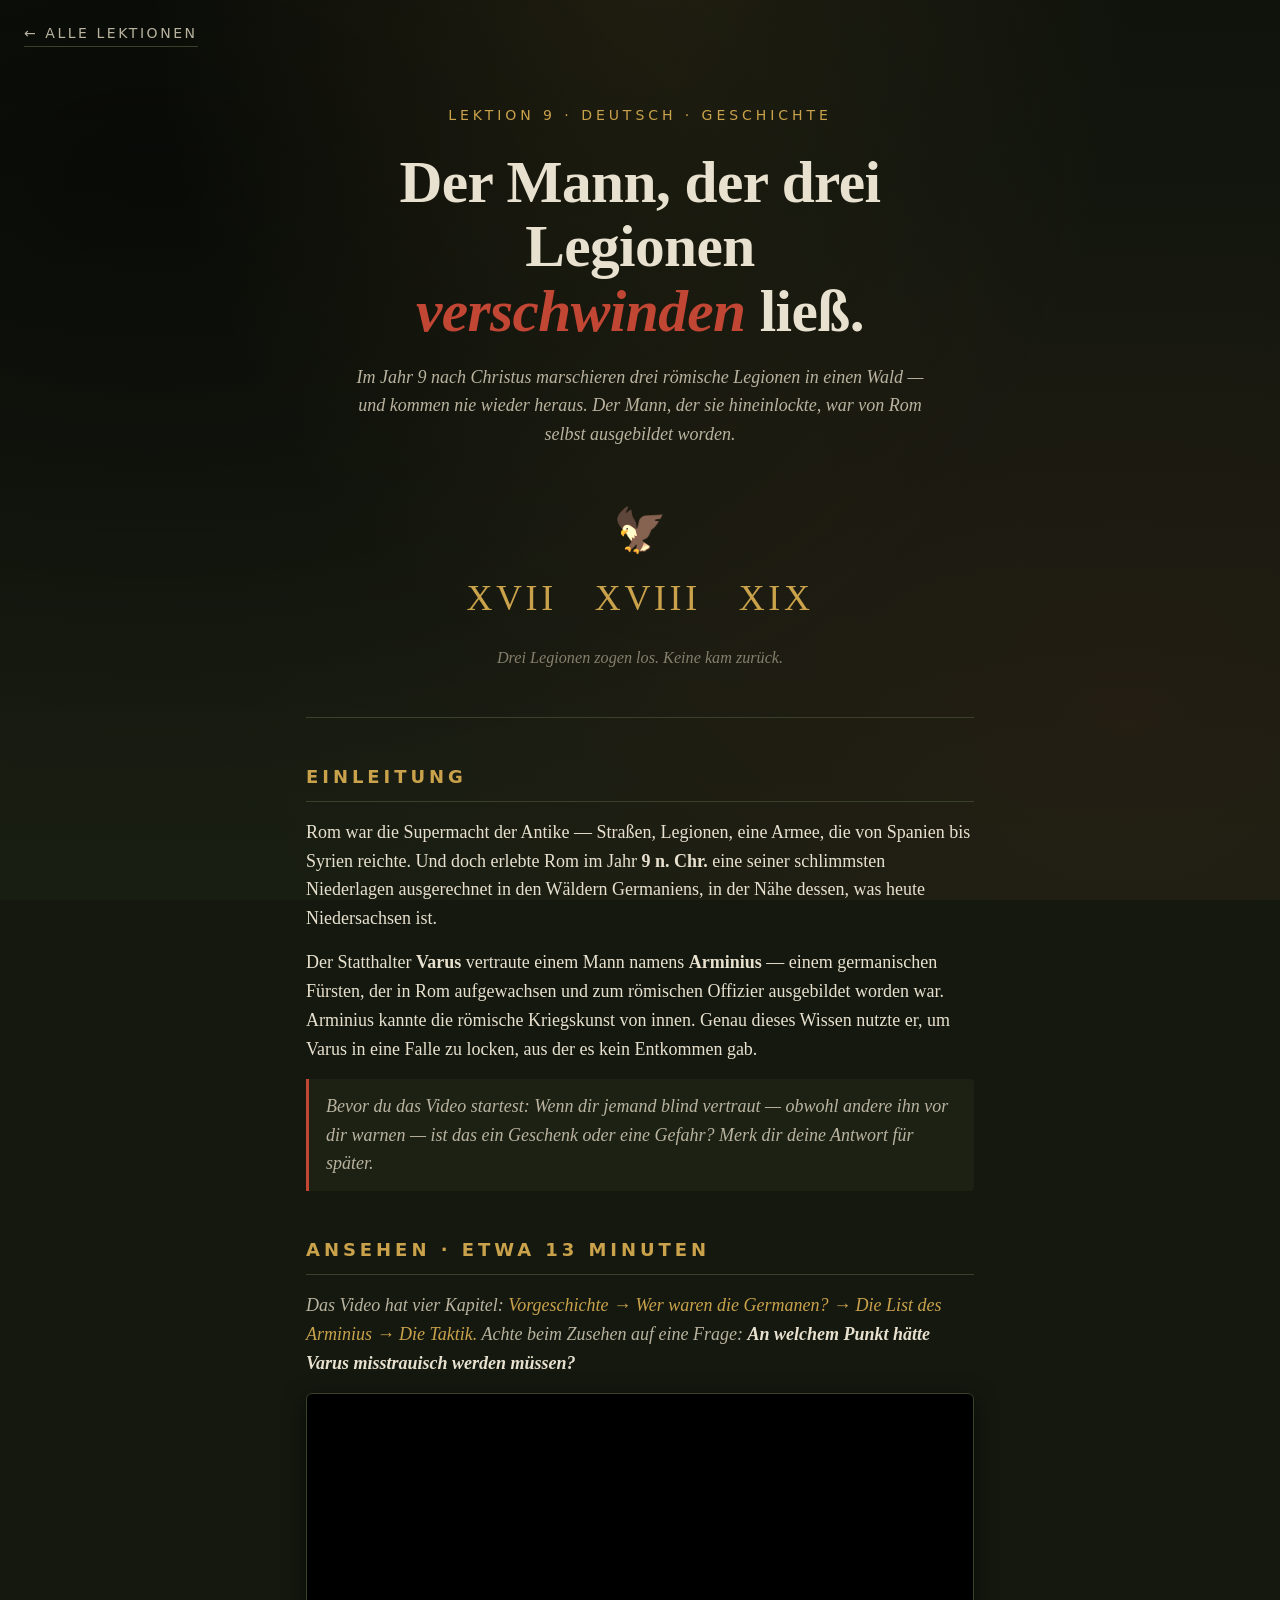
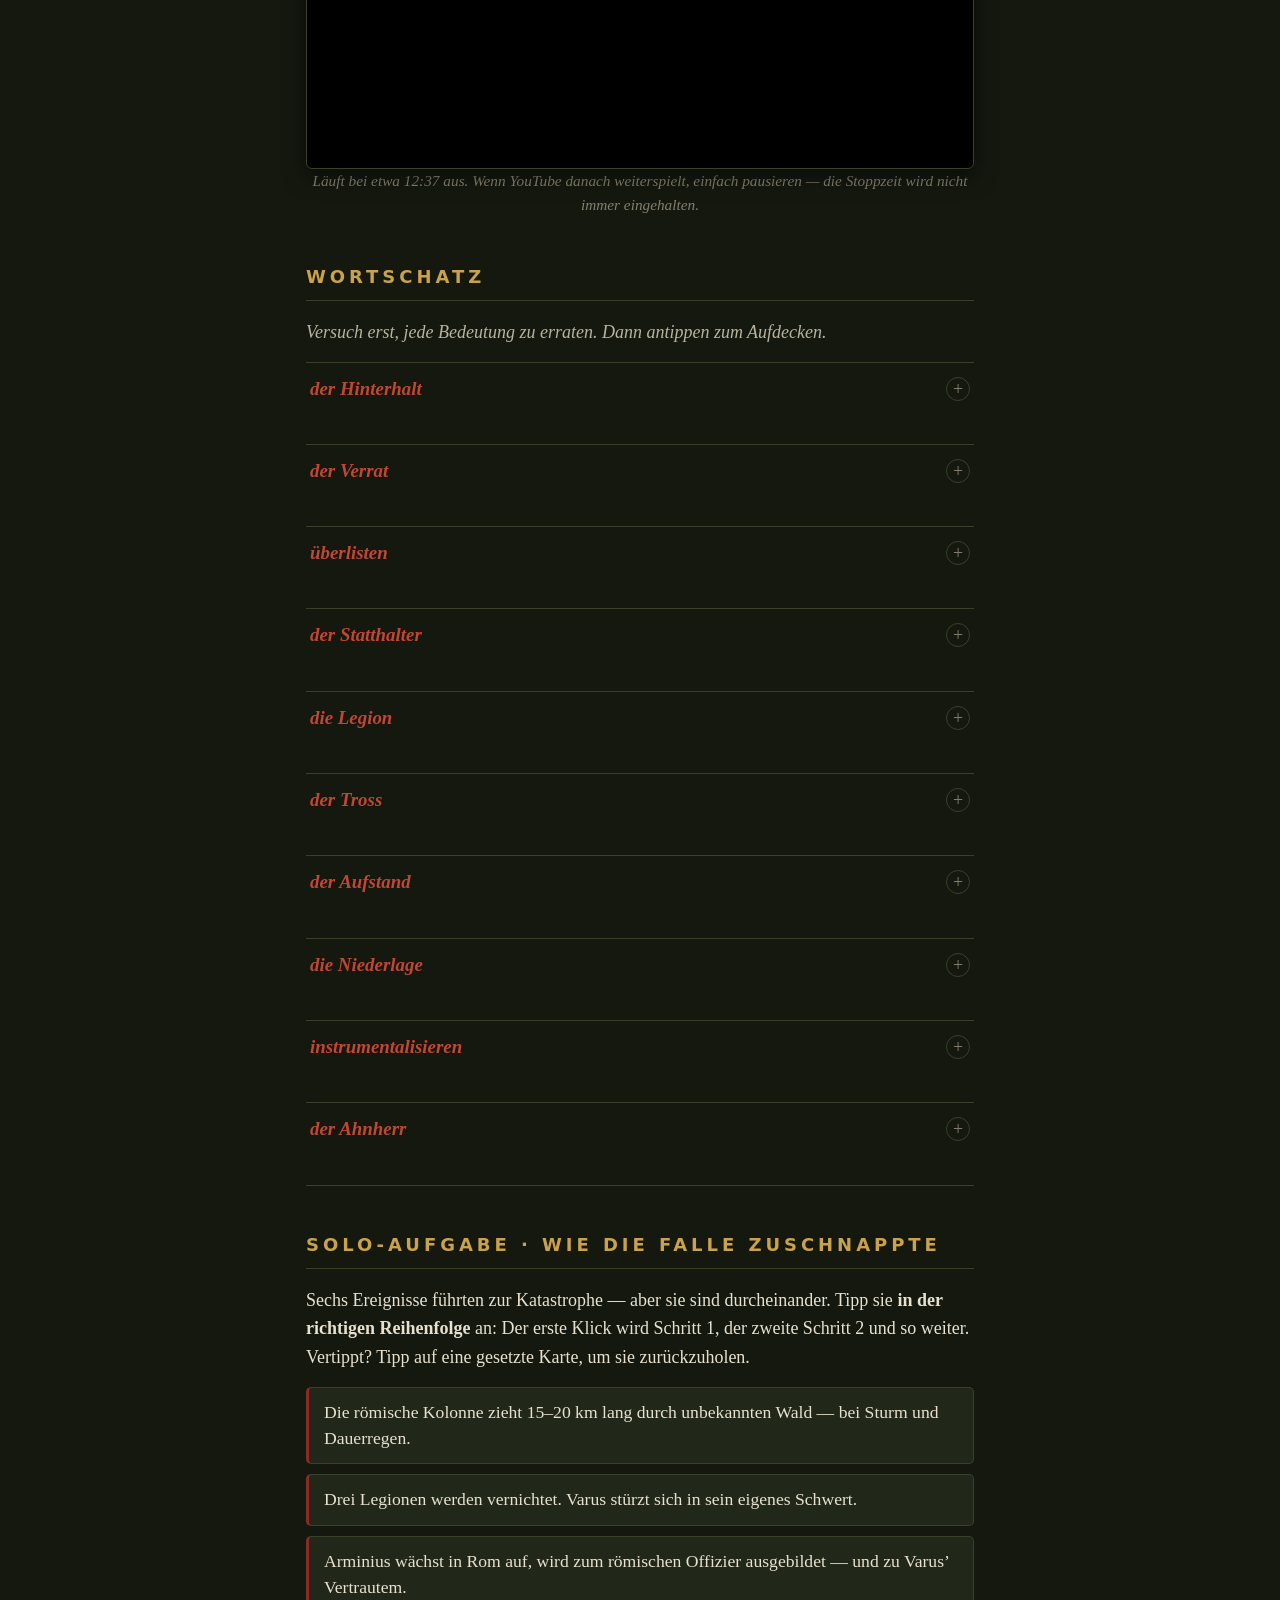
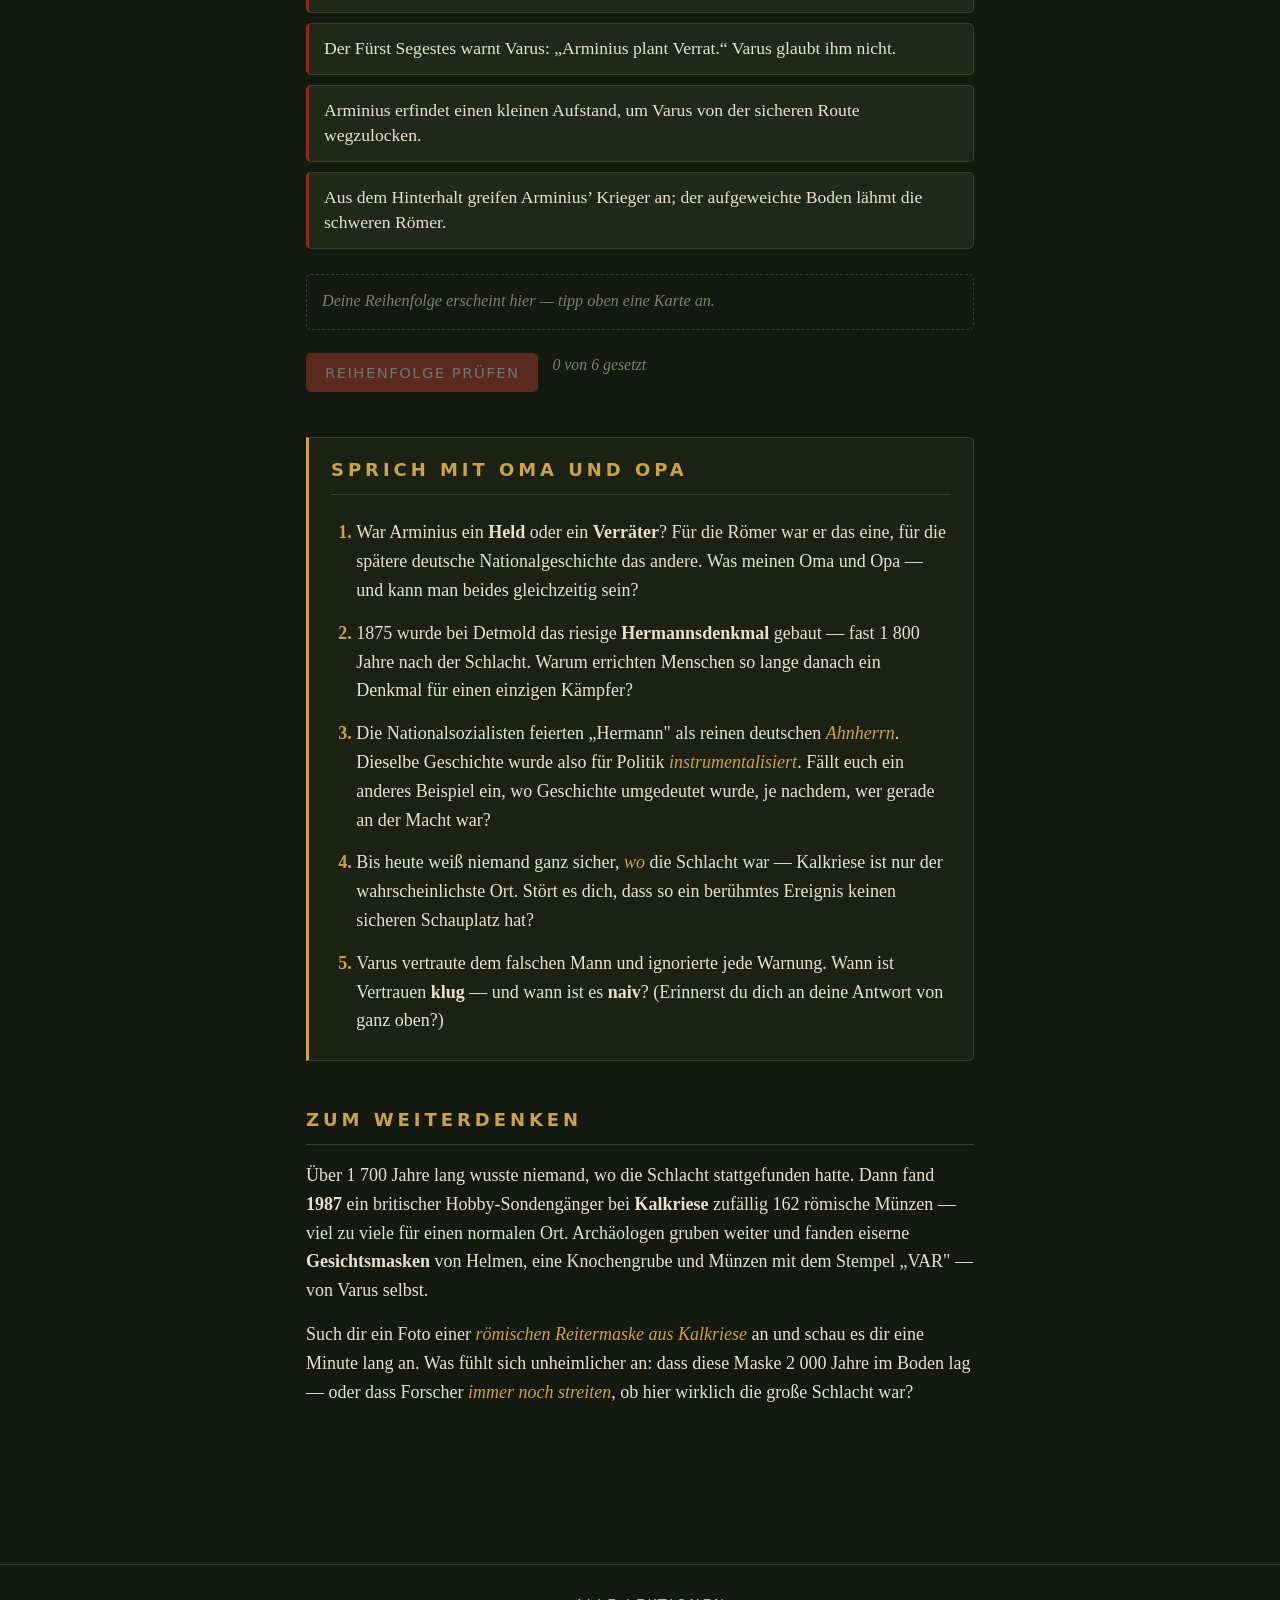
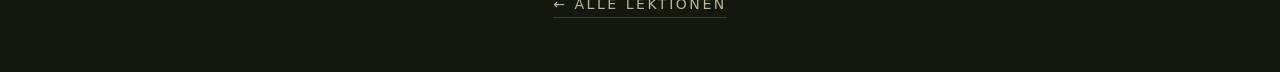
<file: lessons/varusschlacht/index.html>
<!doctype html>
<html lang="de">
<head>
  <meta charset="utf-8">
  <meta name="viewport" content="width=device-width, initial-scale=1">
  <title>Lektion 9 · Der Mann, der drei Legionen verschwinden ließ</title>
  <link rel="stylesheet" href="assets/varusschlacht.css">
</head>
<body class="teuto">
  <a class="back" href="../../">← alle Lektionen</a>

  <main class="page">

    <header class="hero">
      <p class="hero__kicker">Lektion 9 · Deutsch · Geschichte</p>
      <h1 class="hero__title">Der Mann, der drei Legionen<br><span class="hero__vanish">verschwinden</span> ließ.</h1>
      <p class="hero__sub">Im Jahr 9 nach Christus marschieren drei römische Legionen in einen Wald — und kommen nie wieder heraus. Der Mann, der sie hineinlockte, war von Rom selbst ausgebildet worden.</p>

      <figure class="standards" aria-label="Drei römische Legionsnummern verblassen nacheinander">
        <div class="standards__eagle" aria-hidden="true">🦅</div>
        <div class="standards__nums" aria-hidden="true">
          <span class="numeral numeral--1">XVII</span>
          <span class="numeral numeral--2">XVIII</span>
          <span class="numeral numeral--3">XIX</span>
        </div>
        <figcaption>Drei Legionen zogen los. Keine kam zurück.</figcaption>
      </figure>
    </header>

    <section class="block block--intro">
      <h2>Einleitung</h2>
      <p>Rom war die Supermacht der Antike — Straßen, Legionen, eine Armee, die von Spanien bis Syrien reichte. Und doch erlebte Rom im Jahr <strong>9 n.&nbsp;Chr.</strong> eine seiner schlimmsten Niederlagen ausgerechnet in den Wäldern Germaniens, in der Nähe dessen, was heute Niedersachsen ist.</p>
      <p>Der Statthalter <strong>Varus</strong> vertraute einem Mann namens <strong>Arminius</strong> — einem germanischen Fürsten, der in Rom aufgewachsen und zum römischen Offizier ausgebildet worden war. Arminius kannte die römische Kriegskunst von innen. Genau dieses Wissen nutzte er, um Varus in eine Falle zu locken, aus der es kein Entkommen gab.</p>
      <p class="aside">Bevor du das Video startest: Wenn dir jemand blind vertraut — obwohl andere ihn vor dir warnen — ist das ein Geschenk oder eine Gefahr? Merk dir deine Antwort für später.</p>
    </section>

    <section class="block block--watch">
      <h2>Ansehen · etwa 13 Minuten</h2>
      <p class="block__lede">Das Video hat vier Kapitel: <em>Vorgeschichte → Wer waren die Germanen? → Die List des Arminius → Die Taktik.</em> Achte beim Zusehen auf eine Frage: <strong>An welchem Punkt hätte Varus misstrauisch werden müssen?</strong></p>
      <div class="video">
        <iframe
          src="https://www.youtube-nocookie.com/embed/awHpKZlX_24?start=0&end=757&rel=0&modestbranding=1"
          title="Varusschlacht: Wie überlistete Arminius die Römer? (Terra X)"
          frameborder="0"
          allow="accelerometer; autoplay; clipboard-write; encrypted-media; gyroscope; picture-in-picture"
          allowfullscreen></iframe>
      </div>
      <p class="caption">Läuft bei etwa 12:37 aus. Wenn YouTube danach weiterspielt, einfach pausieren — die Stoppzeit wird nicht immer eingehalten.</p>
    </section>

    <section class="block block--vocab">
      <h2>Wortschatz</h2>
      <p class="block__lede">Versuch erst, jede Bedeutung zu erraten. Dann antippen zum Aufdecken.</p>
      <ul class="vocab">
        <li class="vocab__row">
          <button class="vocab__term" type="button" aria-expanded="false">der Hinterhalt</button>
          <p class="vocab__def">ein Angriff aus dem Versteck — man lauert und schlägt zu, wenn der Gegner nichts ahnt <span class="vocab__en">ambush</span></p>
        </li>
        <li class="vocab__row">
          <button class="vocab__term" type="button" aria-expanded="false">der Verrat</button>
          <p class="vocab__def">wenn jemand das Vertrauen anderer bricht und sie hintergeht — <em>jemanden verraten</em> <span class="vocab__en">betrayal / to betray</span></p>
        </li>
        <li class="vocab__row">
          <button class="vocab__term" type="button" aria-expanded="false">überlisten</button>
          <p class="vocab__def">jemanden durch Klugheit und Täuschung besiegen, nicht durch Kraft <span class="vocab__en">to outwit, to trick</span></p>
        </li>
        <li class="vocab__row">
          <button class="vocab__term" type="button" aria-expanded="false">der Statthalter</button>
          <p class="vocab__def">jemand, der ein Gebiet im Namen des Kaisers regiert — Varus war das für Germanien <span class="vocab__en">governor, viceroy</span></p>
        </li>
        <li class="vocab__row">
          <button class="vocab__term" type="button" aria-expanded="false">die Legion</button>
          <p class="vocab__def">eine große römische Heereseinheit, oft mehrere tausend Soldaten <span class="vocab__en">legion</span></p>
        </li>
        <li class="vocab__row">
          <button class="vocab__term" type="button" aria-expanded="false">der Tross</button>
          <p class="vocab__def">der lange Wagen- und Versorgungszug, der einem Heer hinterherzieht — langsam und verwundbar <span class="vocab__en">baggage train</span></p>
        </li>
        <li class="vocab__row">
          <button class="vocab__term" type="button" aria-expanded="false">der Aufstand</button>
          <p class="vocab__def">wenn Menschen sich gegen ihre Herrscher erheben — Arminius <em>erfand</em> einen, um Varus wegzulocken <span class="vocab__en">uprising, revolt</span></p>
        </li>
        <li class="vocab__row">
          <button class="vocab__term" type="button" aria-expanded="false">die Niederlage</button>
          <p class="vocab__def">wenn man verliert — das Gegenteil vom <em>Sieg</em> <span class="vocab__en">defeat</span></p>
        </li>
        <li class="vocab__row">
          <button class="vocab__term" type="button" aria-expanded="false">instrumentalisieren</button>
          <p class="vocab__def">etwas für eigene Zwecke benutzen — später wurde Arminius für politische Propaganda instrumentalisiert <span class="vocab__en">to exploit for one's own ends</span></p>
        </li>
        <li class="vocab__row">
          <button class="vocab__term" type="button" aria-expanded="false">der Ahnherr</button>
          <p class="vocab__def">ein früher Vorfahr, auf den sich eine Familie oder ein Volk beruft <span class="vocab__en">forefather, ancestor</span></p>
        </li>
      </ul>
    </section>

    <section class="block block--task">
      <h2>Solo-Aufgabe · Wie die Falle zuschnappte</h2>
      <p>Sechs Ereignisse führten zur Katastrophe — aber sie sind durcheinander. Tipp sie <strong>in der richtigen Reihenfolge</strong> an: Der erste Klick wird Schritt&nbsp;1, der zweite Schritt&nbsp;2 und so weiter. Vertippt? Tipp auf eine gesetzte Karte, um sie zurückzuholen.</p>

      <div class="trap" id="trap">
        <div class="trap__pool" id="trap-pool" aria-label="Ereignisse zum Ordnen">
          <!-- Ereignis-Karten werden vom JS gemischt eingefügt. -->
        </div>

        <ol class="trap__slots" id="trap-slots" aria-label="Deine Reihenfolge" aria-live="polite">
          <!-- Gesetzte Karten erscheinen hier. -->
        </ol>

        <div class="trap__controls">
          <button class="trap__check" type="button" id="trap-check" disabled>Reihenfolge prüfen</button>
          <button class="trap__reset" type="button" id="trap-reset" hidden>zurücksetzen</button>
          <p class="trap__status" id="trap-status">0 von 6 gesetzt</p>
        </div>

        <div class="trap__payoff" id="trap-payoff" hidden>
          <p class="trap__payoff-lead">Richtig. Als Kaiser Augustus in Rom davon hörte, soll er sich monatelang den Kopf gegen die Tür geschlagen und gerufen haben:</p>
          <blockquote class="trap__quote">„Quinctilius Varus, gib die Legionen zurück!"</blockquote>
          <p class="trap__payoff-foot">Die Legionen XVII, XVIII und XIX wurden nie wieder aufgestellt.</p>
        </div>
      </div>
    </section>

    <section class="block block--discuss">
      <h2>Sprich mit Oma und Opa</h2>
      <ol class="discuss">
        <li>War Arminius ein <strong>Held</strong> oder ein <strong>Verräter</strong>? Für die Römer war er das eine, für die spätere deutsche Nationalgeschichte das andere. Was meinen Oma und Opa — und kann man beides gleichzeitig sein?</li>
        <li>1875 wurde bei Detmold das riesige <strong>Hermannsdenkmal</strong> gebaut — fast 1&nbsp;800 Jahre nach der Schlacht. Warum errichten Menschen so lange danach ein Denkmal für einen einzigen Kämpfer?</li>
        <li>Die Nationalsozialisten feierten „Hermann" als reinen deutschen <em>Ahnherrn</em>. Dieselbe Geschichte wurde also für Politik <em>instrumentalisiert</em>. Fällt euch ein anderes Beispiel ein, wo Geschichte umgedeutet wurde, je nachdem, wer gerade an der Macht war?</li>
        <li>Bis heute weiß niemand ganz sicher, <em>wo</em> die Schlacht war — Kalkriese ist nur der wahrscheinlichste Ort. Stört es dich, dass so ein berühmtes Ereignis keinen sicheren Schauplatz hat?</li>
        <li>Varus vertraute dem falschen Mann und ignorierte jede Warnung. Wann ist Vertrauen <strong>klug</strong> — und wann ist es <strong>naiv</strong>? (Erinnerst du dich an deine Antwort von ganz oben?)</li>
      </ol>
    </section>

    <section class="block block--stretch">
      <h2>Zum Weiterdenken</h2>
      <p>Über 1&nbsp;700 Jahre lang wusste niemand, wo die Schlacht stattgefunden hatte. Dann fand <strong>1987</strong> ein britischer Hobby-Sondengänger bei <strong>Kalkriese</strong> zufällig 162 römische Münzen — viel zu viele für einen normalen Ort. Archäologen gruben weiter und fanden eiserne <strong>Gesichtsmasken</strong> von Helmen, eine Knochengrube und Münzen mit dem Stempel „VAR" — von Varus selbst.</p>
      <p>Such dir ein Foto einer <em>römischen Reitermaske aus Kalkriese</em> an und schau es dir eine Minute lang an. Was fühlt sich unheimlicher an: dass diese Maske 2&nbsp;000 Jahre im Boden lag — oder dass Forscher <em>immer noch streiten</em>, ob hier wirklich die große Schlacht war?</p>
    </section>

  </main>

  <footer class="footer">
    <a class="back" href="../../">← alle Lektionen</a>
  </footer>

  <script src="assets/varusschlacht.js" defer></script>
</body>
</html>
</file>
<file: lessons/ai-society/assets/ai-society.css>
/* Lesson 4 — ai-society. Theme: newsprint / op-ed. */

:root {
  --ink: #15181d;
  --ink-soft: #3f4651;
  --ink-faint: #8b8e96;
  --paper: #f6f3eb;
  --paper-warm: #ece8db;
  --rule: #1c2028;
  --rule-light: #cbc7b8;
  --accent: #b14b3a;
  --accent-deep: #8c3325;
  --accent-soft: #f3e3df;
  --ease: cubic-bezier(.2,.7,.2,1);
}

* { box-sizing: border-box; }

html, body {
  margin: 0; padding: 0;
  background: var(--paper);
  color: var(--ink);
  font-family: ui-serif, "Times New Roman", Times, serif;
  font-size: 17px;
  line-height: 1.6;
}

body.newsprint {
  min-height: 100vh;
  background-image:
    radial-gradient(circle at 10% 10%, rgba(0,0,0,.02) 0, transparent 60%),
    radial-gradient(circle at 90% 90%, rgba(0,0,0,.04) 0, transparent 60%);
  padding-bottom: 6vh;
}

.back {
  display: inline-block;
  margin: 22px 0 0 24px;
  font-family: ui-sans-serif, system-ui, sans-serif;
  font-size: .78rem;
  letter-spacing: .15em;
  text-transform: uppercase;
  color: var(--ink-soft);
  text-decoration: none;
  border-bottom: 1px solid var(--ink-soft);
  padding-bottom: 2px;
}
.back:hover { color: var(--accent-deep); border-color: var(--accent-deep); }

.page {
  max-width: 720px;
  margin: 0 auto;
  padding: 24px 28px 40px;
}

/* ---- Masthead ----------------------------------------------- */
.masthead {
  padding: 4vh 0 5vh;
  border-top: 6px double var(--rule);
  border-bottom: 6px double var(--rule);
  margin: 2vh 0 5vh;
}
.masthead__edition {
  margin: 0 0 1rem;
  font-family: ui-sans-serif, system-ui, sans-serif;
  font-size: .72rem;
  letter-spacing: .25em;
  text-transform: uppercase;
  color: var(--ink-soft);
  text-align: center;
}
.masthead__title {
  font-family: ui-serif, "Times New Roman", Times, serif;
  font-size: clamp(2rem, 6vw, 3.6rem);
  font-weight: 700;
  margin: 0 0 1rem;
  line-height: 1.05;
  letter-spacing: -.015em;
  text-align: center;
}
.masthead__title em { font-style: italic; color: var(--accent-deep); }
.masthead__lede {
  font-size: 1.05rem;
  font-style: italic;
  color: var(--ink-soft);
  text-align: center;
  max-width: 32em;
  margin: 0 auto;
}

/* ---- Blocks ------------------------------------------------- */
.block { margin: 4.5vh 0; }
.block h2 {
  font-family: ui-sans-serif, system-ui, sans-serif;
  font-size: .85rem;
  letter-spacing: .25em;
  text-transform: uppercase;
  color: var(--accent-deep);
  margin: 0 0 .8rem;
  padding-bottom: .4rem;
  border-bottom: 1px solid var(--rule);
}
.block p { margin: 0 0 .85rem; }
.block__lede { font-style: italic; color: var(--ink-soft); }

em { color: var(--accent-deep); font-style: italic; }
strong { font-weight: 700; }

.aside {
  border-left: 4px solid var(--accent);
  background: var(--accent-soft);
  padding: 12px 16px;
  font-style: italic;
}

/* ---- Video --------------------------------------------------- */
.video {
  position: relative;
  aspect-ratio: 16 / 9;
  background: var(--ink);
  overflow: hidden;
}
.video iframe { width: 100%; height: 100%; border: 0; }

/* ---- Vocab -------------------------------------------------- */
.vocab { list-style: none; margin: 0; padding: 0; border-top: 1px solid var(--rule-light); }
.vocab__row { border-bottom: 1px solid var(--rule-light); }
.vocab__term {
  display: flex;
  align-items: center;
  justify-content: space-between;
  gap: 18px;
  width: 100%;
  padding: 14px 4px;
  border: 0;
  background: transparent;
  font-family: inherit;
  font-size: 1.05rem;
  font-weight: 700;
  font-style: italic;
  color: var(--accent-deep);
  text-align: left;
  cursor: pointer;
  transition: background .15s;
}
.vocab__term:hover { background: rgba(177,75,58,.06); }
.vocab__term::after {
  content: "+";
  display: inline-grid; place-items: center;
  width: 22px; height: 22px;
  border: 1px solid var(--rule-light);
  border-radius: 50%;
  color: var(--ink-faint);
  font-style: normal; font-weight: 500; font-size: 1rem; line-height: 1;
  flex: none;
}
.vocab__term[aria-expanded="true"]::after { content: "−"; color: var(--accent); border-color: var(--accent); }
.vocab__def {
  margin: 0; padding: 0 4px 14px;
  color: var(--ink-soft);
  max-height: 0; overflow: hidden; opacity: 0;
  transition: max-height .35s ease, opacity .25s ease, padding .35s ease;
}
.vocab__row.is-open .vocab__def { max-height: 200px; opacity: 1; }

/* ---- Thought builder ---------------------------------------- */
.thoughtbuilder {
  border: 1px solid var(--rule);
  background: white;
  padding: 18px 20px 16px;
}
.thought__row { margin-bottom: 12px; }
.thought__row label {
  display: block;
  font-family: ui-sans-serif, system-ui, sans-serif;
  font-size: .82rem;
  letter-spacing: .04em;
  color: var(--ink-soft);
  margin-bottom: 4px;
}
.thought__row input {
  width: 100%;
  font: inherit;
  font-size: 1rem;
  border: 0;
  border-bottom: 1px solid var(--rule);
  background: transparent;
  padding: 6px 0;
  outline: 0;
  color: var(--ink);
}
.thought__row input:focus { border-color: var(--accent); }
.thought__row input::placeholder { color: var(--ink-faint); font-style: italic; }

.thought__save {
  font: inherit;
  font-family: ui-sans-serif, system-ui, sans-serif;
  letter-spacing: .15em;
  text-transform: uppercase;
  font-size: .8rem;
  background: var(--ink);
  color: var(--paper);
  border: 0;
  padding: 8px 18px;
  cursor: pointer;
  margin-top: 4px;
}
.thought__save:hover { background: var(--accent-deep); }
.thought__saved {
  margin: 8px 0 0;
  font-size: .8rem;
  color: var(--accent-deep);
  font-style: italic;
}

/* ---- Discussion --------------------------------------------- */
.block--discuss { background: var(--paper-warm); padding: 18px 22px; border-left: 4px solid var(--ink); }
.discuss { margin: 0; padding-left: 1.4em; }
.discuss li { padding: 6px 0; }
.discuss li::marker { font-weight: 700; }

/* ---- Footer -------------------------------------------------- */
.footer {
  margin-top: 6vh;
  text-align: center;
  border-top: 6px double var(--rule);
  padding-top: 24px;
}
.footer .back { margin: 0; }
</file>
<file: lessons/ai-truth/assets/ai-truth.css>
/* Lesson 7 — ai-truth. Theme: sparkle-saturated, ironic. Toggleable. */

:root {
  --ink: #1c1b2b;
  --ink-soft: #4a4a64;
  --ink-faint: #888aa5;
  --paper: #f6f3ff;
  --rule: #d8d4ee;
  --accent: #7b6ab6;
  --accent-deep: #54479b;
  --accent-soft: #e1dcee;
  --sparkle-a: #a78cf2;
  --sparkle-b: #ffa3d9;
  --sparkle-c: #7dc8ff;
  --ease: cubic-bezier(.2,.7,.2,1);
}

* { box-sizing: border-box; }

html, body {
  margin: 0; padding: 0;
  background: var(--paper);
  color: var(--ink);
  font-family: ui-sans-serif, "SF Pro Display", system-ui, sans-serif;
  font-size: 17px;
  line-height: 1.55;
  -webkit-font-smoothing: antialiased;
}

body.sparkly {
  min-height: 100vh;
  background-image:
    radial-gradient(circle at 10% 10%, #e9dfff 0, transparent 35%),
    radial-gradient(circle at 90% 80%, #ffe5f4 0, transparent 40%),
    radial-gradient(circle at 50% 50%, #e3f0ff 0, transparent 50%);
  padding-bottom: 6vh;
}

body.no-sparkles { background: var(--paper); }

.topbar {
  display: flex;
  justify-content: space-between;
  align-items: center;
  padding: 22px 28px 0;
  max-width: 760px;
  margin: 0 auto;
}

.back {
  font-size: .78rem;
  letter-spacing: .18em;
  text-transform: uppercase;
  color: var(--ink-soft);
  text-decoration: none;
}
.back:hover { color: var(--accent-deep); }

.sparkle-toggle {
  font: inherit;
  display: inline-flex;
  align-items: center;
  gap: 8px;
  font-size: .78rem;
  letter-spacing: .14em;
  text-transform: uppercase;
  background: linear-gradient(135deg, var(--sparkle-a), var(--sparkle-b));
  color: white;
  border: 0;
  border-radius: 999px;
  padding: 8px 16px;
  cursor: pointer;
  transition: filter .25s;
  box-shadow: 0 4px 14px rgba(167,140,242,.25);
}
.sparkle-toggle:hover { filter: brightness(1.1); }
.sparkle-toggle[aria-pressed="false"] {
  background: transparent;
  color: var(--ink-soft);
  border: 1px solid var(--rule);
  box-shadow: none;
}
body.no-sparkles .sparkle-toggle__sparkle { display: none; }

.page {
  max-width: 720px;
  margin: 0 auto;
  padding: 24px 28px 40px;
}

/* ---- The sparkle itself ------------------------------------- */
.ai-sparkle {
  display: inline-block;
  background: linear-gradient(135deg, var(--sparkle-a), var(--sparkle-b), var(--sparkle-c));
  -webkit-background-clip: text;
  background-clip: text;
  color: transparent;
  animation: twinkle 1.8s var(--ease) infinite;
  font-size: 1em;
}
@keyframes twinkle {
  0%, 100% { transform: scale(1) rotate(0); opacity: 1; }
  50%      { transform: scale(1.25) rotate(8deg); opacity: .75; }
}
body.no-sparkles .ai-sparkle {
  animation: none;
  background: none;
  color: transparent;
  font-size: 0;
}

/* ---- Hero ---------------------------------------------------- */
.hero {
  padding: 4vh 0 5vh;
  text-align: center;
}
.hero__kicker {
  margin: 0 0 1.2rem;
  font-size: .78rem;
  letter-spacing: .25em;
  text-transform: uppercase;
  color: var(--accent-deep);
  font-weight: 600;
}
.hero__title {
  font-size: clamp(2rem, 6vw, 3.6rem);
  font-weight: 700;
  margin: 0 0 1rem;
  line-height: 1.05;
  letter-spacing: -.015em;
  background: linear-gradient(135deg, var(--ink) 30%, var(--accent-deep) 70%);
  -webkit-background-clip: text;
  background-clip: text;
  color: transparent;
}
body.no-sparkles .hero__title { background: none; color: var(--ink); }
.hero__sub {
  max-width: 32em;
  color: var(--ink-soft);
  margin: 0 auto;
  font-size: 1.05rem;
}

/* ---- Blocks ------------------------------------------------- */
.block {
  margin: 4.5vh 0;
  background: white;
  border-radius: 20px;
  padding: 22px 24px;
  box-shadow: 0 4px 18px rgba(123, 106, 182, .08);
}
body.no-sparkles .block {
  border-radius: 4px;
  box-shadow: 0 0 0 1px var(--rule);
}
.block h2 {
  font-size: .85rem;
  letter-spacing: .22em;
  text-transform: uppercase;
  color: var(--accent-deep);
  font-weight: 700;
  margin: 0 0 .9rem;
}
.block p { margin: 0 0 .85rem; }
.block__lede { font-style: italic; color: var(--ink-soft); }

em { color: var(--accent-deep); font-style: italic; }
strong { font-weight: 700; }

.aside {
  background: var(--accent-soft);
  padding: 12px 16px;
  border-radius: 12px;
  font-style: italic;
}

/* ---- Video --------------------------------------------------- */
.video {
  position: relative;
  aspect-ratio: 16 / 9;
  background: var(--ink);
  border-radius: 14px;
  overflow: hidden;
  box-shadow: 0 8px 22px rgba(0,0,0,.12);
}
.video iframe { width: 100%; height: 100%; border: 0; }

/* ---- AI button (the ironic one) ----------------------------- */
.ai-btn {
  font: inherit;
  display: inline-flex;
  align-items: center;
  gap: 6px;
  background: linear-gradient(135deg, var(--sparkle-a), var(--sparkle-b));
  color: white;
  border: 0;
  border-radius: 10px;
  padding: 9px 16px;
  font-weight: 600;
  cursor: pointer;
  box-shadow: 0 4px 14px rgba(167, 140, 242, .35);
  transition: filter .2s, transform .2s var(--ease);
}
.ai-btn:hover { filter: brightness(1.08); transform: translateY(-1px); }
body.no-sparkles .ai-btn {
  background: var(--ink);
  color: var(--paper);
  box-shadow: none;
}

/* ---- Vocab -------------------------------------------------- */
.vocab { list-style: none; margin: 0; padding: 0; border-top: 1px solid var(--rule); }
.vocab__row { border-bottom: 1px solid var(--rule); }
.vocab__term {
  display: flex;
  align-items: center;
  justify-content: space-between;
  gap: 18px;
  width: 100%;
  padding: 14px 4px;
  border: 0;
  background: transparent;
  font: inherit;
  font-size: 1.02rem;
  font-weight: 600;
  color: var(--accent-deep);
  text-align: left;
  cursor: pointer;
  transition: background .15s;
}
.vocab__term:hover { background: rgba(123,106,182,.06); }
.vocab__term::after {
  content: "+";
  display: inline-grid; place-items: center;
  width: 22px; height: 22px;
  border: 1px solid var(--rule);
  border-radius: 50%;
  color: var(--ink-faint);
  font-weight: 500; font-size: 1rem; line-height: 1;
  flex: none;
}
.vocab__term[aria-expanded="true"]::after { content: "−"; color: var(--accent); border-color: var(--accent); }
.vocab__def {
  margin: 0; padding: 0 4px 14px;
  color: var(--ink-soft);
  max-height: 0; overflow: hidden; opacity: 0;
  transition: max-height .35s ease, opacity .25s ease, padding .35s ease;
}
.vocab__row.is-open .vocab__def { max-height: 200px; opacity: 1; }

/* ---- App audit ---------------------------------------------- */
.audit {
  background: var(--paper);
  border-radius: 14px;
  padding: 12px 14px;
  margin: 10px 0 8px;
  border: 1px solid var(--rule);
}
.audit__row {
  display: grid;
  grid-template-columns: 1fr auto auto;
  align-items: center;
  gap: 12px;
  padding: 8px 4px;
  border-bottom: 1px dashed var(--rule);
}
.audit__row--head {
  font-size: .72rem;
  letter-spacing: .2em;
  text-transform: uppercase;
  color: var(--ink-faint);
}
.audit__app {
  font-weight: 600;
}
.audit__verdicts {
  display: inline-flex;
  gap: 4px;
}
.audit__verdict {
  font: inherit;
  font-size: .78rem;
  letter-spacing: .08em;
  text-transform: uppercase;
  background: transparent;
  border: 1px solid var(--rule);
  border-radius: 999px;
  padding: 4px 10px;
  cursor: pointer;
  color: var(--ink-soft);
  transition: background .2s, color .2s, border-color .2s;
}
.audit__verdict:hover { color: var(--accent-deep); }
.audit__verdict.is-on {
  background: var(--accent);
  color: white;
  border-color: var(--accent);
}
.audit__verdict[data-v="useful"].is-on   { background: #2e8a5d; border-color: #2e8a5d; }
.audit__verdict[data-v="annoying"].is-on { background: #c84a64; border-color: #c84a64; }
.audit__verdict[data-v="invisible"].is-on { background: #888aa5; border-color: #888aa5; }

.audit__remove {
  font: inherit;
  border: 0;
  background: transparent;
  color: var(--ink-faint);
  cursor: pointer;
  font-size: 1rem;
  padding: 0 4px;
}
.audit__remove:hover { color: #c84a64; }

.audit__add {
  display: flex;
  gap: 8px;
  margin-top: 10px;
}
.audit__add input {
  flex: 1;
  font: inherit;
  font-size: .95rem;
  border: 1px solid var(--rule);
  background: white;
  padding: 8px 12px;
  border-radius: 8px;
  outline: 0;
}
.audit__add input:focus { border-color: var(--accent); }

.bottom-q {
  margin-top: 16px;
  font-style: italic;
  color: var(--ink-soft);
}

/* ---- Discussion --------------------------------------------- */
.block--discuss { background: linear-gradient(135deg, #efeaff, #ffe7f4); }
body.no-sparkles .block--discuss { background: var(--paper); border-left: 4px solid var(--accent); border-radius: 4px; }
.discuss { margin: 0; padding-left: 1.4em; }
.discuss li { padding: 6px 0; }
.discuss li::marker { color: var(--accent); font-weight: 700; }
.hint { color: var(--ink-faint); font-style: italic; font-size: .9em; }

/* ---- Footer -------------------------------------------------- */
.footer {
  margin-top: 6vh;
  text-align: center;
  padding-top: 24px;
}
.footer .back { display: inline-block; }
</file>
<file: lessons/art-imagine/assets/art-imagine.css>
/* Lesson 5 — art-imagine. Theme: gallery white, sparse, generous space. */

:root {
  --ink: #1a1a1a;
  --ink-soft: #5b5b5b;
  --ink-faint: #999;
  --paper: #fafaf7;
  --rule: #e7e7e3;
  --accent: #d4a574;
  --accent-deep: #a87a44;
  --pop: #ff6b35;
  --ease: cubic-bezier(.2,.7,.2,1);
}

* { box-sizing: border-box; }

html, body {
  margin: 0; padding: 0;
  background: var(--paper);
  color: var(--ink);
  font-family: ui-sans-serif, "Helvetica Neue", Arial, sans-serif;
  font-size: 17px;
  line-height: 1.55;
  -webkit-font-smoothing: antialiased;
}

body.gallery { min-height: 100vh; padding-bottom: 6vh; }

.back {
  display: inline-block;
  margin: 22px 0 0 24px;
  font-size: .78rem;
  letter-spacing: .2em;
  text-transform: uppercase;
  color: var(--ink-soft);
  text-decoration: none;
}
.back:hover { color: var(--pop); }

.page {
  max-width: 720px;
  margin: 0 auto;
  padding: 32px 28px 40px;
}

/* ---- Hero ---------------------------------------------------- */
.hero {
  text-align: left;
  padding: 6vh 0 8vh;
}
.hero__kicker {
  margin: 0 0 1.5rem;
  font-size: .75rem;
  letter-spacing: .25em;
  text-transform: uppercase;
  color: var(--ink-faint);
}
.hero__title {
  font-size: clamp(2.4rem, 7vw, 4.4rem);
  font-weight: 300;
  margin: 0 0 1.5rem;
  line-height: 1.05;
  letter-spacing: -.02em;
}
.hero__sub {
  max-width: 32em;
  color: var(--ink-soft);
  font-size: 1.05rem;
}

/* ---- Blocks ------------------------------------------------- */
.block { margin: 7vh 0; }
.block h2 {
  font-size: .8rem;
  letter-spacing: .3em;
  text-transform: uppercase;
  color: var(--accent-deep);
  margin: 0 0 1.2rem;
}
.block p { margin: 0 0 1rem; }
.block__lede { color: var(--ink-soft); font-style: italic; }

em { color: var(--pop); font-style: italic; }
strong { font-weight: 600; }

.aside {
  margin-top: 1.5rem;
  font-size: 1.15rem;
  font-style: italic;
  color: var(--accent-deep);
}

/* ---- Visit link --------------------------------------------- */
.visitlink {
  display: flex;
  align-items: baseline;
  justify-content: space-between;
  gap: 16px;
  padding: 20px 24px;
  border: 1px solid var(--rule);
  background: white;
  color: var(--ink);
  text-decoration: none;
  margin: 8px 0 24px;
  transition: border-color .25s, transform .25s var(--ease);
}
.visitlink:hover {
  border-color: var(--pop);
  transform: translateY(-2px);
}
.visitlink__title {
  font-size: 1.4rem;
  font-weight: 400;
  letter-spacing: -.005em;
}
.visitlink__arrow {
  font-size: 1.5rem;
  color: var(--pop);
}

.notes {
  list-style: none;
  padding: 0;
  margin: 0;
}
.notes li {
  padding: 8px 0;
  border-bottom: 1px solid var(--rule);
  color: var(--ink-soft);
}

/* ---- Options ------------------------------------------------ */
.options {
  display: grid;
  grid-template-columns: repeat(auto-fit, minmax(200px, 1fr));
  gap: 16px;
  margin: 16px 0 32px;
}
.option {
  position: relative;
  padding: 24px 22px;
  border: 1px solid var(--rule);
  background: white;
  margin: 0;
  transition: transform .25s var(--ease), border-color .25s;
}
.option:hover {
  transform: translateY(-3px);
  border-color: var(--accent);
}
.option__letter {
  position: absolute;
  top: 16px; right: 18px;
  font-size: 2rem;
  font-weight: 200;
  color: var(--accent);
  line-height: 1;
}
.option h3 {
  margin: 0 0 8px;
  font-size: 1.05rem;
  font-weight: 600;
  letter-spacing: -.005em;
}
.option p { font-size: .92rem; color: var(--ink-soft); margin: 0; }

/* ---- Timer -------------------------------------------------- */
.timer {
  text-align: center;
  padding: 32px 24px;
  background: var(--ink);
  color: var(--paper);
  border-radius: 4px;
}
.timer__label {
  font-size: .78rem;
  letter-spacing: .3em;
  text-transform: uppercase;
  color: var(--ink-faint);
  margin: 0 0 16px;
}
.timer__display {
  font-family: ui-monospace, "SF Mono", Menlo, monospace;
  font-size: clamp(3rem, 12vw, 5.5rem);
  font-weight: 200;
  letter-spacing: .02em;
  line-height: 1;
  font-variant-numeric: tabular-nums;
}
.timer__display.is-warning { color: var(--pop); }
.timer__display.is-done { color: var(--pop); animation: pulse 1s infinite; }
@keyframes pulse {
  50% { opacity: .35; }
}
.timer__buttons {
  margin: 22px 0 12px;
  display: flex;
  gap: 10px;
  justify-content: center;
}
.timer__btn {
  font: inherit;
  font-family: ui-sans-serif, system-ui, sans-serif;
  font-size: .85rem;
  letter-spacing: .18em;
  text-transform: uppercase;
  background: transparent;
  color: var(--paper);
  border: 1px solid var(--paper);
  padding: 10px 22px;
  cursor: pointer;
  transition: background .2s, color .2s;
}
.timer__btn:hover { background: var(--paper); color: var(--ink); }
.timer__rule {
  margin: 10px 0 0;
  font-size: .85rem;
  font-style: italic;
  color: var(--ink-faint);
}

/* ---- Discussion --------------------------------------------- */
.block--discuss {
  padding: 32px;
  background: white;
  border-left: 4px solid var(--accent);
}
.discuss { margin: 0; padding-left: 1.4em; }
.discuss li { padding: 6px 0; }
.discuss li::marker { color: var(--accent); font-weight: 600; }

.constraints {
  list-style: none;
  padding: 0;
  margin: 12px 0;
  display: flex;
  flex-wrap: wrap;
  gap: 8px;
}
.constraints li {
  padding: 8px 16px;
  background: white;
  border: 1px solid var(--rule);
  border-radius: 999px;
  font-size: .95rem;
  font-style: italic;
}

/* ---- Footer -------------------------------------------------- */
.footer {
  margin-top: 6vh;
  text-align: center;
  padding-top: 24px;
}
.footer .back { margin: 0; }
</file>
<file: lessons/bundeslaender/assets/bundeslaender.css>
/* Lektion 8 — bundeslaender. Theme: alter Atlas / Wandkarte. */

:root {
  --ink: #1f2e3a;
  --ink-soft: #41525f;
  --ink-faint: #7a8893;
  --paper: #f3ead3;
  --paper-deep: #ead9b5;
  --rule: #c7b896;
  --accent: #2c5f7f;
  --accent-deep: #1a4258;
  --accent-soft: #d6e3ea;
  --correct: #5c8c4a;
  --correct-soft: #d8e6cc;
  --wrong: #b35454;
  --ease: cubic-bezier(.2,.7,.2,1);
}

* { box-sizing: border-box; }

html, body {
  margin: 0; padding: 0;
  background: var(--paper);
  color: var(--ink);
  font-family: ui-serif, "Iowan Old Style", "Charter", Georgia, serif;
  font-size: 17px;
  line-height: 1.55;
  -webkit-font-smoothing: antialiased;
}

body {
  min-height: 100vh;
  background-image:
    radial-gradient(ellipse at 50% 0%,  rgba(255,255,255,.5), transparent 60%),
    radial-gradient(ellipse at 20% 90%, rgba(199,184,150,.3), transparent 55%),
    repeating-linear-gradient(0deg,
      transparent 0 23px,
      rgba(122,136,147,.04) 23px 24px);
  padding-bottom: 6vh;
}

.back {
  display: inline-block;
  margin: 22px 0 0 24px;
  font-family: ui-sans-serif, "Helvetica Neue", Arial, sans-serif;
  font-size: .78rem;
  letter-spacing: .18em;
  text-transform: uppercase;
  color: var(--ink-soft);
  text-decoration: none;
  padding: 6px 14px;
  background: rgba(255,255,255,.5);
  border: 1px solid var(--rule);
  border-radius: 2px;
}
.back:hover { color: var(--accent-deep); border-color: var(--accent); }

.page {
  max-width: 720px;
  margin: 0 auto;
  padding: 32px 28px 40px;
}

/* ---- Hero ---------------------------------------------------- */
.hero {
  padding: 4vh 0 5vh;
  text-align: center;
  border-bottom: 1px double var(--rule);
}
.hero__kicker {
  font-family: ui-sans-serif, "Helvetica Neue", Arial, sans-serif;
  font-size: .78rem;
  letter-spacing: .28em;
  text-transform: uppercase;
  color: var(--accent-deep);
  margin: 0 0 1.2rem;
  font-weight: 600;
}
.hero__title {
  font-size: clamp(2.4rem, 7vw, 4rem);
  font-weight: 700;
  margin: 0 0 1.1rem;
  line-height: 1;
  letter-spacing: -.01em;
  color: var(--ink);
}
.hero__sub {
  color: var(--ink-soft);
  max-width: 30em;
  margin: 0 auto;
  font-size: 1.05rem;
  font-style: italic;
}
.hero__sub em { color: var(--accent-deep); font-style: italic; }

/* ---- Blocks ------------------------------------------------- */
.block {
  margin: 5vh 0;
}
.block h2 {
  font-family: ui-sans-serif, "Helvetica Neue", Arial, sans-serif;
  font-size: .82rem;
  letter-spacing: .25em;
  text-transform: uppercase;
  color: var(--accent-deep);
  margin: 0 0 1rem;
  font-weight: 700;
  padding-bottom: 6px;
  border-bottom: 1px solid var(--rule);
}
.block p { margin: 0 0 .9rem; }
.block__lede { color: var(--ink-soft); font-style: italic; }
.aside {
  background: rgba(255,255,255,.55);
  border-left: 3px solid var(--accent);
  padding: 12px 16px;
  font-style: italic;
  color: var(--ink-soft);
}
em { color: var(--accent-deep); font-style: italic; }
strong { color: var(--ink); }

/* ---- Spontan-Liste (in Einleitung) -------------------------- */
.spontan {
  background: rgba(255,255,255,.55);
  border-left: 3px solid var(--accent);
  padding: 14px 16px;
  margin-top: 16px;
}
.spontan__prompt {
  margin: 0 0 10px;
  font-style: italic;
  color: var(--ink-soft);
}
.spontan__prompt strong { color: var(--accent-deep); font-style: normal; }
.spontan__prompt em { color: var(--accent-deep); }
.spontan__row {
  display: flex;
  gap: 8px;
  align-items: stretch;
}
.spontan__input {
  flex: 1;
  font: inherit;
  font-family: ui-sans-serif, "Helvetica Neue", Arial, sans-serif;
  font-size: 1rem;
  background: white;
  color: var(--ink);
  border: 1px solid var(--rule);
  border-radius: 2px;
  padding: 8px 12px;
  outline: 0;
  transition: border-color .2s var(--ease);
}
.spontan__input:focus { border-color: var(--accent); }
.spontan__input::placeholder { color: var(--ink-faint); font-style: italic; }
.spontan__add {
  font: inherit;
  font-size: 1.2rem;
  font-weight: 700;
  line-height: 1;
  background: var(--accent);
  color: white;
  border: 0;
  border-radius: 2px;
  padding: 0 14px;
  cursor: pointer;
  transition: background .2s var(--ease);
}
.spontan__add:hover { background: var(--accent-deep); }

.spontan__chips {
  list-style: none;
  margin: 10px 0 0;
  padding: 0;
  display: flex;
  flex-wrap: wrap;
  gap: 6px;
  min-height: 0;
}
.spontan__chip {
  display: inline-flex;
  align-items: center;
  gap: 4px;
  font-family: ui-sans-serif, "Helvetica Neue", Arial, sans-serif;
  font-size: .9rem;
  background: var(--paper-deep);
  border: 1px solid var(--rule);
  border-radius: 999px;
  padding: 4px 6px 4px 12px;
  color: var(--ink);
}
.spontan__chip.is-unknown {
  border-style: dashed;
  color: var(--ink-faint);
  font-style: italic;
}
.spontan__chip-x {
  font: inherit;
  font-size: 1rem;
  line-height: 1;
  background: transparent;
  color: var(--ink-faint);
  border: 0;
  padding: 0 4px;
  cursor: pointer;
  border-radius: 50%;
}
.spontan__chip-x:hover { color: var(--wrong); }

/* Hinweis, wenn ein Bundesland schon auf der Liste steht. */
.spontan__note {
  margin: 8px 0 0;
  font-family: ui-sans-serif, "Helvetica Neue", Arial, sans-serif;
  font-size: .85rem;
  color: var(--wrong);
}
.spontan__chip.is-dupe {
  animation: shake .4s var(--ease);
  border-color: var(--wrong);
  background: rgba(255,255,255,.9);
}

.spontan__count {
  margin: 8px 0 0;
  font-family: ui-sans-serif, "Helvetica Neue", Arial, sans-serif;
  font-size: .82rem;
  color: var(--ink-faint);
  letter-spacing: .04em;
}

/* ---- Read link ---------------------------------------------- */
.readlink {
  display: block;
  background: rgba(255,255,255,.55);
  border: 1px solid var(--rule);
  border-left: 4px solid var(--accent);
  padding: 14px 18px;
  text-decoration: none;
  color: var(--ink);
  transition: background .2s var(--ease);
}
.readlink:hover { background: var(--accent-soft); }
.readlink__source {
  display: block;
  font-family: ui-sans-serif, "Helvetica Neue", Arial, sans-serif;
  font-size: .72rem;
  letter-spacing: .18em;
  text-transform: uppercase;
  color: var(--ink-faint);
  margin-bottom: 4px;
}
.readlink__title {
  display: block;
  font-weight: 700;
  font-size: 1.15rem;
  color: var(--accent-deep);
}
.readlink__hint {
  display: block;
  margin-top: 4px;
  font-size: .85rem;
  font-style: italic;
  color: var(--ink-soft);
}

/* ---- Vocab -------------------------------------------------- */
.vocab { list-style: none; margin: 0; padding: 0; border-top: 1px solid var(--rule); }
.vocab__row { border-bottom: 1px solid var(--rule); }
.vocab__term {
  display: flex; align-items: center; justify-content: space-between; gap: 18px;
  width: 100%; padding: 14px 4px; border: 0; background: transparent;
  font: inherit; font-size: 1.05rem; font-weight: 600; color: var(--accent-deep);
  text-align: left; cursor: pointer;
}
.vocab__term::after {
  content: "+"; display: inline-grid; place-items: center;
  width: 22px; height: 22px;
  border: 1px solid var(--rule); border-radius: 50%;
  color: var(--ink-faint);
  font-weight: 500; font-size: 1rem; line-height: 1; flex: none;
}
.vocab__term[aria-expanded="true"]::after { content: "−"; color: var(--accent); border-color: var(--accent); }
.vocab__def {
  margin: 0; padding: 0 4px 14px; color: var(--ink-soft);
  max-height: 0; overflow: hidden; opacity: 0;
  transition: max-height .35s ease, opacity .25s ease, padding .35s ease;
}
.vocab__row.is-open .vocab__def { max-height: 200px; opacity: 1; }
.vocab__en {
  display: block;
  margin-top: 4px;
  font-size: .85rem;
  font-style: italic;
  color: var(--ink-faint);
  letter-spacing: .02em;
}

/* ---- Karten-Quiz -------------------------------------------- */
.map-quiz { margin-top: 16px; }

.map-pool {
  display: flex;
  flex-wrap: wrap;
  gap: 8px;
  padding: 14px;
  background: rgba(255,255,255,.55);
  border: 1px dashed var(--rule);
  border-radius: 4px;
  min-height: 56px;
  margin-bottom: 22px;
}
.map-pool:empty::before {
  content: "alle Länder auf der Karte · ";
  font-style: italic;
  color: var(--ink-faint);
}
.map-pool:empty::after {
  content: "geschafft!";
  font-weight: 700;
  color: var(--correct);
  letter-spacing: .05em;
}

.map-pool .cap {
  background: var(--paper-deep);
}

.map-wrap {
  background:
    radial-gradient(ellipse at 50% 0%, rgba(255,255,255,.4), transparent 70%),
    rgba(255,255,255,.55);
  border: 1px solid var(--rule);
  border-radius: 4px;
  padding: 12px;
}
.map {
  display: block;
  width: 100%;
  max-width: 520px;
  height: auto;
  margin: 0 auto;
}
.map .region {
  fill: var(--paper-deep);
  stroke: var(--ink-soft);
  stroke-width: 1.4;
  stroke-linejoin: round;
  cursor: pointer;
  transition: fill .2s var(--ease), stroke .2s var(--ease);
}
.map .region:hover { fill: var(--accent-soft); }
.map .region--city {
  fill: #c9b994;
  stroke-width: 1.2;
}
.map .region--city:hover { fill: var(--accent-soft); }
.map .region.is-correct {
  fill: var(--correct-soft);
  stroke: var(--correct);
  cursor: default;
}
.map .region.is-correct:hover { fill: var(--correct-soft); }
.map .region.is-wrong {
  fill: rgba(179,84,84,.3);
  stroke: var(--wrong);
  animation: shake .4s var(--ease);
}
.map .region-label {
  font-family: ui-sans-serif, "Helvetica Neue", Arial, sans-serif;
  font-size: 12px;
  font-weight: 700;
  fill: var(--correct);
  letter-spacing: .05em;
  pointer-events: none;
  opacity: 0;
  transition: opacity .25s var(--ease);
}
.map .region-label.is-shown { opacity: 1; }

.map-score {
  margin-top: 14px;
  font-family: ui-sans-serif, "Helvetica Neue", Arial, sans-serif;
  font-size: .9rem;
  letter-spacing: .08em;
  color: var(--ink-soft);
  text-align: right;
}
.map-score.is-done {
  color: var(--correct);
  font-weight: 700;
}

/* ---- Hauptstädte-Quiz --------------------------------------- */
.quiz {
  margin-top: 16px;
}
/* Der Pool klebt beim Scrollen oben am Viewport. Wann er wieder loslässt,
   rechnet das JS aus (siehe updateStick) — es zieht dafür den top-Wert ins
   Negative. Der umgebende .quiz-Block ist die sticky-Grenze und endet erst
   hinter dem Reset-Button, damit die native Grenze nie vorher greift. */
.quiz__pool {
  display: flex;
  flex-wrap: wrap;
  gap: 8px;
  padding: 14px;
  /* Deckend, damit beim Kleben keine Karten durchscheinen. Entspricht dem
     alten rgba(255,255,255,.55) über dem Papierton. */
  background: #faf6eb;
  border: 1px dashed var(--rule);
  border-radius: 4px;
  min-height: 56px;
  margin-bottom: 22px;
  position: sticky;
  top: 0;
  z-index: 5;
  box-shadow: 0 6px 14px rgba(31,46,58,.07);
}
.quiz__pool:empty::before {
  content: "alle Hauptstädte zugeordnet · ";
  font-style: italic;
  color: var(--ink-faint);
}
.quiz__pool:empty::after {
  content: "geschafft!";
  font-weight: 700;
  color: var(--correct);
  letter-spacing: .05em;
}

.cap {
  font: inherit;
  font-family: ui-sans-serif, "Helvetica Neue", Arial, sans-serif;
  font-weight: 600;
  font-size: .95rem;
  background: var(--paper-deep);
  color: var(--ink);
  border: 1.5px solid var(--rule);
  border-radius: 999px;
  padding: 7px 16px;
  cursor: pointer;
  transition: transform .2s var(--ease), background .2s var(--ease), border-color .2s var(--ease);
}
.cap:hover {
  border-color: var(--accent);
  transform: translateY(-1px);
}
.cap[aria-pressed="true"] {
  background: var(--accent);
  color: white;
  border-color: var(--accent-deep);
  box-shadow: 0 0 0 3px var(--accent-soft);
}

.quiz__states {
  list-style: none;
  margin: 0;
  padding: 0;
  counter-reset: state;
  display: grid;
  gap: 8px;
}
.state {
  counter-increment: state;
  position: relative;
  background: rgba(255,255,255,.5);
  border: 1px solid var(--rule);
  border-radius: 3px;
  padding: 12px 14px 12px 44px;
  cursor: pointer;
  transition: background .2s var(--ease), border-color .2s var(--ease);
}
.state::before {
  content: counter(state, decimal-leading-zero);
  position: absolute;
  left: 12px;
  top: 13px;
  font-family: ui-sans-serif, Arial, sans-serif;
  font-size: .75rem;
  letter-spacing: .1em;
  color: var(--ink-faint);
  font-weight: 600;
}
.state__line { display: block; }
.state .state__name {
  font-weight: 700;
  font-size: 1.05rem;
  color: var(--ink);
}
.state .state__hint {
  font-family: ui-sans-serif, "Helvetica Neue", Arial, sans-serif;
  font-size: .82rem;
  font-style: italic;
  color: var(--ink-faint);
  margin-top: 2px;
  display: block;
}
/* Sitzt in derselben Zeile wie der Landesname — spart eine Zeile pro Karte. */
.state .state__cap {
  display: none;
  font-family: ui-sans-serif, "Helvetica Neue", Arial, sans-serif;
  font-size: .9rem;
  font-weight: 600;
  color: var(--correct);
  letter-spacing: .02em;
}
.state .state__fact {
  display: none;
  font-size: .96rem;
  color: var(--ink-soft);
  margin-top: 8px;
  padding-top: 8px;
  border-top: 1px dotted var(--rule);
  line-height: 1.5;
}

.state:hover { border-color: var(--accent); }
.state.is-correct {
  background: var(--correct-soft);
  border-color: var(--correct);
  cursor: default;
}
.state.is-correct .state__hint { display: none; }
.state.is-correct .state__cap { display: inline; }
.state.is-correct .state__fact { display: block; }
.state.is-correct::before { color: var(--correct); }
.state.is-correct .state__cap::before {
  content: ", Hauptstadt: ";
  color: var(--ink-soft);
  font-weight: 400;
}

.state.is-wrong {
  animation: shake .4s var(--ease);
  border-color: var(--wrong);
  background: rgba(179,84,84,.08);
}
@keyframes shake {
  0%, 100% { transform: translateX(0); }
  20% { transform: translateX(-6px); }
  40% { transform: translateX(6px); }
  60% { transform: translateX(-4px); }
  80% { transform: translateX(4px); }
}

/* Konfetti-Canvas — liegt über allem, fängt aber keine Klicks ab. */
.confetti {
  position: fixed;
  inset: 0;
  width: 100%;
  height: 100%;
  pointer-events: none;
  z-index: 100;
}

.quiz__score {
  margin-top: 18px;
  font-family: ui-sans-serif, "Helvetica Neue", Arial, sans-serif;
  font-size: .9rem;
  letter-spacing: .08em;
  color: var(--ink-soft);
  text-align: right;
}
.quiz__score.is-done {
  color: var(--correct);
  font-weight: 700;
}

.quiz__reset {
  display: block;
  margin: 12px 0 0 auto;
  font: inherit;
  font-family: ui-sans-serif, "Helvetica Neue", Arial, sans-serif;
  font-size: .82rem;
  background: transparent;
  border: 1px solid var(--rule);
  border-radius: 2px;
  padding: 6px 14px;
  color: var(--ink-soft);
  cursor: pointer;
}
.quiz__reset:hover { border-color: var(--accent); color: var(--accent-deep); }

/* ---- Vergleich (Spontan-Liste vs. echte 16) ----------------- */
.block--compare {
  background: rgba(255,255,255,.55);
  border: 1px solid var(--rule);
  padding: 22px 24px;
  border-radius: 3px;
}
.compare__lede {
  font-size: 1.05rem;
  color: var(--ink);
  margin-bottom: 1.2rem;
}
.compare__lede strong { color: var(--accent-deep); }
.compare__cols {
  display: grid;
  grid-template-columns: 1fr 1fr;
  gap: 18px;
}
.compare__col-label {
  font-family: ui-sans-serif, "Helvetica Neue", Arial, sans-serif;
  font-size: .75rem;
  letter-spacing: .2em;
  text-transform: uppercase;
  color: var(--ink-faint);
  margin: 0 0 8px;
  font-weight: 600;
}
.compare__chips {
  list-style: none;
  margin: 0;
  padding: 0;
  display: flex;
  flex-wrap: wrap;
  gap: 5px;
}
.compare__chips:empty::before {
  content: "—";
  color: var(--ink-faint);
  font-style: italic;
}
.compare__chip {
  font-family: ui-sans-serif, "Helvetica Neue", Arial, sans-serif;
  font-size: .82rem;
  padding: 3px 9px;
  border-radius: 999px;
  border: 1px solid var(--rule);
  background: white;
}
.compare__chips--hit .compare__chip {
  background: var(--correct-soft);
  border-color: var(--correct);
  color: var(--correct);
  font-weight: 600;
}
.compare__chips--miss .compare__chip {
  color: var(--ink-faint);
  border-style: dashed;
}

@media (max-width: 480px) {
  .compare__cols { grid-template-columns: 1fr; }
}

/* ---- Discussion --------------------------------------------- */
.block--discuss {
  background: rgba(255,255,255,.55);
  border: 1px solid var(--rule);
  padding: 22px 24px;
  border-radius: 3px;
}
.discuss { margin: 0; padding-left: 1.4em; }
.discuss li { padding: 6px 0; }
.discuss li::marker { color: var(--accent); font-weight: 700; }
.discuss .hint {
  display: block;
  font-size: .85rem;
  color: var(--ink-faint);
  font-style: italic;
  margin-top: 2px;
}

/* ---- Footer -------------------------------------------------- */
.footer {
  margin-top: 6vh;
  text-align: center;
  padding-top: 24px;
  border-top: 1px double var(--rule);
}
.footer .back { margin: 0; }

@media (max-width: 480px) {
  .page { padding: 24px 18px 32px; }
  .state { padding-left: 38px; }
  .state::before { left: 10px; }
}
</file>
<file: lessons/german-aura/assets/aura.css>
/* Lesson 2 — german-aura. Theme: pastel Gen-Z, faux-Instagram. */

:root {
  --ink: #2c1633;
  --ink-soft: #5a4366;
  --ink-faint: #9686a0;
  --paper: #fdf3f7;
  --rule: rgba(232, 102, 155, .25);
  --accent: #e8669b;
  --accent-deep: #c84a83;
  --accent-soft: #fbe3ee;
  --mint: #b8e6d0;
  --peach: #ffd6c2;
  --ease: cubic-bezier(.2,.7,.2,1);
}

* { box-sizing: border-box; }

html, body {
  margin: 0; padding: 0;
  background: var(--paper);
  color: var(--ink);
  font-family: ui-rounded, "SF Pro Rounded", system-ui, sans-serif;
  font-size: 17px;
  line-height: 1.55;
  -webkit-font-smoothing: antialiased;
}

body {
  min-height: 100vh;
  background-image:
    radial-gradient(circle at 10% 0%,  #ffd1e1 0%, transparent 40%),
    radial-gradient(circle at 90% 10%, #d6eaff 0%, transparent 38%),
    radial-gradient(circle at 50% 100%, #e8d6ff 0%, transparent 50%);
  padding-bottom: 6vh;
}

.back {
  display: inline-block;
  margin: 22px 0 0 24px;
  font-size: .8rem;
  letter-spacing: .12em;
  text-transform: uppercase;
  color: var(--ink-soft);
  text-decoration: none;
  padding: 6px 14px;
  background: rgba(255,255,255,.6);
  border-radius: 999px;
  backdrop-filter: blur(8px);
}
.back:hover { color: var(--accent-deep); }

.page {
  max-width: 720px;
  margin: 0 auto;
  padding: 32px 28px 40px;
}

/* ---- Hero ---------------------------------------------------- */
.hero {
  text-align: center;
  padding: 4vh 0 6vh;
}
.hero__kicker {
  font-size: .78rem;
  letter-spacing: .25em;
  text-transform: uppercase;
  color: var(--accent-deep);
  margin: 0 0 1.2rem;
  font-weight: 600;
}
.hero__title {
  font-size: clamp(2.4rem, 7vw, 4.2rem);
  font-weight: 700;
  margin: 0 0 1rem;
  line-height: 1;
  letter-spacing: -.02em;
}
.hero__word {
  background: linear-gradient(120deg, var(--accent) 30%, #ff9ad1 60%, #c7a4ff 90%);
  -webkit-background-clip: text;
  background-clip: text;
  color: transparent;
  font-style: italic;
}
.hero__sub {
  color: var(--ink-soft);
  max-width: 30em;
  margin: 0 auto;
  font-size: 1.05rem;
}
.hero__sub em { color: var(--accent-deep); font-style: italic; }

/* ---- Blocks ------------------------------------------------- */
.block {
  margin: 4vh 0;
  background: rgba(255,255,255,.55);
  border-radius: 22px;
  padding: 22px 24px;
  backdrop-filter: blur(8px);
  box-shadow: 0 6px 22px rgba(232,102,155,.08);
}
.block h2 {
  font-size: .95rem;
  letter-spacing: .18em;
  text-transform: uppercase;
  color: var(--accent-deep);
  margin: 0 0 .8rem;
  font-weight: 700;
}
.block p { margin: 0 0 .8rem; }
.block__lede { font-style: italic; color: var(--ink-soft); }

.aside {
  background: var(--accent-soft);
  border-radius: 14px;
  padding: 12px 16px;
  font-style: italic;
  color: var(--accent-deep);
}
em { color: var(--accent-deep); font-style: italic; }

/* ---- Video --------------------------------------------------- */
.video {
  position: relative;
  aspect-ratio: 16 / 9;
  background: var(--ink);
  border-radius: 16px;
  overflow: hidden;
  box-shadow: 0 8px 22px rgba(0,0,0,.15);
}
.video iframe { width: 100%; height: 100%; border: 0; }

/* ---- Vocab chips ------------------------------------------- */
.chips {
  display: flex;
  flex-wrap: wrap;
  gap: 8px;
  margin-top: 4px;
}
.chip {
  font: inherit;
  font-weight: 600;
  background: white;
  color: var(--ink);
  border: 1.5px solid var(--accent-soft);
  border-radius: 999px;
  padding: 8px 16px;
  cursor: pointer;
  transition: all .25s var(--ease);
  position: relative;
  white-space: nowrap;
}
.chip::before { content: attr(data-de); }
.chip:hover {
  border-color: var(--accent);
  transform: translateY(-1px);
}
.chip[aria-expanded="true"] {
  background: var(--accent);
  border-color: var(--accent);
  color: white;
  padding-right: 14px;
}
.chip[aria-expanded="true"]::before { content: attr(data-de) " · "; opacity: .9; }
.chip[aria-expanded="true"]::after  { content: attr(data-en); font-weight: 400; font-style: italic; }

@media (max-width: 480px) {
  .chip { white-space: normal; text-align: left; }
}

/* ---- Caption composer (faux IG) ----------------------------- */
.composer {
  margin-top: 16px;
  background: white;
  border-radius: 18px;
  padding: 14px 16px;
  box-shadow: 0 4px 14px rgba(0,0,0,.06);
}
.composer__phone {
  display: flex;
  align-items: center;
  gap: 10px;
  padding-bottom: 10px;
  border-bottom: 1px solid #f0e6ee;
}
.composer__avatar {
  width: 30px;
  height: 30px;
  border-radius: 50%;
  background: conic-gradient(from 0deg, #ffd1e1, #c7a4ff, #d6eaff, #ffd1e1);
}
.composer__handle {
  font-weight: 600;
  font-size: .95rem;
}
.composer__text {
  width: 100%;
  border: 0;
  outline: 0;
  resize: vertical;
  font: inherit;
  font-size: 1rem;
  background: transparent;
  padding: 12px 0 8px;
  color: var(--ink);
  min-height: 110px;
}
.composer__text::placeholder { color: var(--ink-faint); font-style: italic; }
.composer__bar {
  display: flex;
  justify-content: space-between;
  align-items: center;
  border-top: 1px solid #f0e6ee;
  padding-top: 10px;
}
.composer__count {
  font-size: .85rem;
  color: var(--ink-faint);
}
.composer__save {
  font: inherit;
  font-weight: 700;
  font-size: .9rem;
  color: var(--accent);
  background: transparent;
  border: 0;
  cursor: pointer;
}
.composer__save:hover { color: var(--accent-deep); }

.caption__saved {
  text-align: right;
  margin-top: 6px;
  font-size: .8rem;
  color: var(--accent-deep);
  font-style: italic;
}

/* ---- Discussion --------------------------------------------- */
.block--discuss { background: linear-gradient(135deg, #fff3f8, #e3f3ff); }
.discuss { margin: 0; padding-left: 1.4em; }
.discuss li { padding: 6px 0; }
.discuss li::marker { color: var(--accent); font-weight: 700; }

/* ---- Footer -------------------------------------------------- */
.footer {
  margin-top: 6vh;
  text-align: center;
  padding-top: 24px;
}
.footer .back { margin: 0; }
</file>
<file: lessons/german-schrei/assets/schrei.css>
/* Lesson 6 — german-schrei. Theme: punk zine, marker highlights. */

:root {
  --ink: #15171c;
  --ink-soft: #3f434c;
  --ink-faint: #888b94;
  --paper: #f1eee6;
  --paper-rough: #e8e3d3;
  --rule: #15171c;
  --accent: #c0392b;
  --accent-deep: #8e2a1e;
  --insult: #ff3c2f;
  --empathy: #2e7dc8;
  --ease: cubic-bezier(.2,.7,.2,1);
}

* { box-sizing: border-box; }

html, body {
  margin: 0; padding: 0;
  background: var(--paper);
  color: var(--ink);
  font-family: ui-sans-serif, "Helvetica Neue", Arial, sans-serif;
  font-size: 17px;
  line-height: 1.5;
}

body.zine {
  min-height: 100vh;
  background-image:
    radial-gradient(circle at 20% 0%, rgba(0,0,0,.05), transparent 50%),
    repeating-linear-gradient(
      45deg, transparent 0 4px,
      rgba(0,0,0,.01) 4px 5px
    );
  padding-bottom: 6vh;
}

.back {
  display: inline-block;
  margin: 22px 0 0 24px;
  font-size: .78rem;
  letter-spacing: .15em;
  text-transform: uppercase;
  color: var(--ink);
  text-decoration: none;
  background: var(--paper-rough);
  padding: 4px 10px;
  transform: rotate(-1deg);
  border: 1.5px solid var(--ink);
}
.back:hover { background: var(--ink); color: var(--paper); }

.page {
  max-width: 720px;
  margin: 0 auto;
  padding: 32px 28px 40px;
}

/* ---- Hero ---------------------------------------------------- */
.hero {
  padding: 4vh 0 5vh;
  text-align: left;
  position: relative;
}
.hero__kicker {
  margin: 0 0 .8rem;
  font-size: .75rem;
  letter-spacing: .25em;
  text-transform: uppercase;
  color: var(--accent);
  font-weight: 800;
}
.hero__title {
  font-size: clamp(2.6rem, 8vw, 4.6rem);
  font-weight: 900;
  margin: 0 0 1rem;
  line-height: .95;
  letter-spacing: -.02em;
  text-transform: uppercase;
}
.hero__strike {
  position: relative;
  display: inline-block;
  color: var(--ink);
}
.hero__strike::after {
  content: "";
  position: absolute;
  left: -4%; right: -4%;
  top: 55%;
  height: 8px;
  background: var(--accent);
  transform: rotate(-3deg);
}
.hero__sub {
  max-width: 32em;
  color: var(--ink-soft);
  font-size: 1.02rem;
}

/* ---- Blocks ------------------------------------------------- */
.block {
  margin: 5vh 0;
  background: var(--paper-rough);
  padding: 22px 24px;
  border: 1.5px solid var(--ink);
  position: relative;
}
.block:nth-of-type(even) { transform: rotate(-.3deg); }
.block:nth-of-type(odd)  { transform: rotate(.2deg); }

.block h2 {
  display: inline-block;
  background: var(--ink);
  color: var(--paper);
  font-size: .85rem;
  letter-spacing: .2em;
  text-transform: uppercase;
  font-weight: 800;
  padding: 6px 14px;
  margin: -34px 0 14px;
  transform: rotate(-1deg);
}
.block p { margin: 0 0 .8rem; }
.block__lede { font-style: italic; color: var(--ink-soft); }

em { color: var(--accent-deep); font-style: italic; font-weight: 600; }
strong { font-weight: 800; }

/* ---- Highlighter task --------------------------------------- */
.key {
  display: inline-block;
  padding: 1px 8px;
  font-weight: 600;
  border-radius: 2px;
  margin: 0 1px;
}
.key--insult  { background: var(--insult);  color: white; }
.key--empathy { background: var(--empathy); color: white; }

.lyrics {
  background: white;
  border: 1.5px solid var(--ink);
  padding: 18px 22px;
  margin-top: 14px;
  font-family: ui-serif, Georgia, serif;
  font-size: 1.05rem;
  line-height: 1.7;
}
.lyric__stanza {
  font-weight: 700;
  text-transform: uppercase;
  letter-spacing: .1em;
  font-size: .85rem;
  margin: 0 0 14px;
  color: var(--accent);
  font-family: ui-sans-serif, system-ui, sans-serif;
}
.lyric__verse { margin: 0 0 14px; }
.lyric__chorus { font-weight: 600; font-style: italic; }
.lyric__shout {
  font-family: ui-sans-serif, system-ui, sans-serif;
  font-weight: 900;
  font-size: 1.6rem;
  text-transform: uppercase;
  letter-spacing: .04em;
  text-align: center;
  margin: 8px 0 18px;
  color: var(--accent);
}
.lyric {
  margin: 0;
  padding: 1px 4px;
  cursor: pointer;
  transition: background .2s;
  user-select: none;
}
.lyric:hover { background: rgba(0,0,0,.04); }
.lyric[data-mark="insult"]  { background: var(--insult);  color: white; }
.lyric[data-mark="empathy"] { background: var(--empathy); color: white; }
.lyric[data-mark="insult"] em,
.lyric[data-mark="empathy"] em { color: white; }

.counts {
  margin-top: 14px;
  text-align: right;
  font-size: .9rem;
  color: var(--ink-soft);
  font-style: italic;
}

/* ---- Video --------------------------------------------------- */
.video {
  position: relative;
  aspect-ratio: 16 / 9;
  background: var(--ink);
  border: 1.5px solid var(--ink);
  overflow: hidden;
}
.video iframe { width: 100%; height: 100%; border: 0; }

/* ---- Vocab -------------------------------------------------- */
.vocab { list-style: none; margin: 0; padding: 0; border-top: 1.5px solid var(--ink); }
.vocab__row { border-bottom: 1px dashed var(--ink-soft); }
.vocab__term {
  display: flex;
  align-items: center;
  justify-content: space-between;
  gap: 18px;
  width: 100%;
  padding: 12px 4px;
  border: 0;
  background: transparent;
  font: inherit;
  font-family: ui-serif, Georgia, serif;
  font-size: 1.05rem;
  font-weight: 700;
  font-style: italic;
  color: var(--accent-deep);
  text-align: left;
  cursor: pointer;
}
.vocab__term:hover { background: rgba(0,0,0,.03); }
.vocab__term::after {
  content: "+";
  display: inline-grid; place-items: center;
  width: 22px; height: 22px;
  border: 1.5px solid var(--ink);
  color: var(--ink);
  font-style: normal; font-weight: 700; font-size: 1rem; line-height: 1;
  flex: none;
}
.vocab__term[aria-expanded="true"]::after { content: "−"; background: var(--ink); color: var(--paper); }
.vocab__def {
  margin: 0; padding: 0 4px 12px;
  color: var(--ink-soft);
  max-height: 0; overflow: hidden; opacity: 0;
  transition: max-height .35s ease, opacity .25s ease, padding .35s ease;
}
.vocab__row.is-open .vocab__def { max-height: 280px; opacity: 1; }

.vocab__en {
  display: block;
  margin-top: 4px;
  font-size: .85rem;
  font-style: italic;
  color: var(--ink-faint);
  cursor: pointer;
  filter: blur(5px);
  user-select: none;
  border-radius: 2px;
  outline-offset: 2px;
  transition: filter .3s ease;
}
.vocab__en:hover:not([aria-pressed="true"]) { filter: blur(3px); }
.vocab__en[aria-pressed="true"] {
  filter: blur(0);
  cursor: default;
  user-select: text;
}
.vocab__en:focus-visible { outline: 2px solid var(--accent); }
.vocab__en em { color: var(--accent); font-weight: normal; }

.idiom {
  margin-top: 20px;
  padding: 14px 18px;
  background: var(--ink);
  color: var(--paper);
  border-left: 6px solid var(--accent);
}
.idiom__line {
  margin: 0 0 6px;
  font-family: ui-serif, Georgia, serif;
  font-size: 1.2rem;
  font-style: italic;
  font-weight: 600;
}
.idiom__gloss { margin: 0; font-size: .92rem; color: #ddd; }
.idiom em { color: var(--accent); }

/* ---- Discussion --------------------------------------------- */
.discuss { margin: 0; padding-left: 1.4em; }
.discuss li { padding: 6px 0; }
.discuss li::marker { color: var(--accent); font-weight: 800; }
.hint { color: var(--ink-faint); font-style: italic; font-size: .9em; }

/* ---- Footer -------------------------------------------------- */
.footer {
  margin-top: 6vh;
  text-align: center;
  padding-top: 24px;
}
.footer .back { margin: 0; }
</file>
<file: lessons/sigmoids/assets/sigmoids.css>
/* Lesson 3 — sigmoids. Theme: graph paper, mathy. */

:root {
  --ink: #1a2b2a;
  --ink-soft: #43544f;
  --ink-faint: #7a8a85;
  --paper: #f5f7f3;
  --grid: #d5e3dc;
  --grid-bold: #b7cdc2;
  --rule: #c8d6cf;
  --accent: #2e7d5b;
  --accent-deep: #1d5a40;
  --accent-soft: #d4e8dc;
  --ease: cubic-bezier(.2,.7,.2,1);
}

* { box-sizing: border-box; }

html, body {
  margin: 0; padding: 0;
  background: var(--paper);
  color: var(--ink);
  font-family: ui-serif, "Iowan Old Style", Georgia, serif;
  font-size: 17px;
  line-height: 1.55;
}

body.graphpaper {
  min-height: 100vh;
  background-image:
    linear-gradient(to right, var(--grid) 1px, transparent 1px),
    linear-gradient(to bottom, var(--grid) 1px, transparent 1px),
    linear-gradient(to right, var(--grid-bold) 1px, transparent 1px),
    linear-gradient(to bottom, var(--grid-bold) 1px, transparent 1px);
  background-size: 20px 20px, 20px 20px, 100px 100px, 100px 100px;
  background-position: 0 0;
  padding-bottom: 6vh;
}

.back {
  display: inline-block;
  margin: 22px 0 0 24px;
  font-size: .8rem;
  letter-spacing: .12em;
  text-transform: uppercase;
  color: var(--ink-soft);
  text-decoration: none;
  padding: 4px 12px;
  background: var(--paper);
  border: 1px solid var(--rule);
  border-radius: 4px;
}
.back:hover { color: var(--accent-deep); border-color: var(--accent); }

.page {
  max-width: 760px;
  margin: 0 auto;
  padding: 32px 28px 40px;
}

/* ---- Hero ---------------------------------------------------- */
.hero {
  text-align: center;
  padding: 4vh 0 6vh;
}
.hero__kicker {
  font-family: ui-monospace, "SF Mono", Menlo, monospace;
  font-size: .8rem;
  letter-spacing: .2em;
  text-transform: uppercase;
  color: var(--accent-deep);
  margin: 0 0 1.2rem;
}
.hero__title {
  font-size: clamp(2.2rem, 6vw, 3.6rem);
  font-weight: 500;
  margin: 0 0 1rem;
  line-height: 1;
  letter-spacing: -.01em;
}
.hero__title em { color: var(--accent); font-style: italic; }
.hero__sub {
  color: var(--ink-soft);
  max-width: 30em;
  margin: 0 auto;
  font-style: italic;
}

/* ---- Blocks -------------------------------------------------- */
.block {
  margin: 5vh 0;
  background: var(--paper);
  border: 1px solid var(--rule);
  border-radius: 4px;
  padding: 22px 24px;
}
.block h2 {
  font-family: ui-monospace, "SF Mono", Menlo, monospace;
  font-size: .9rem;
  letter-spacing: .2em;
  text-transform: uppercase;
  color: var(--accent-deep);
  margin: 0 0 .9rem;
  padding-bottom: .5rem;
  border-bottom: 2px solid var(--accent);
  display: inline-block;
}
.block p { margin: 0 0 .8rem; }
.block__lede { font-style: italic; color: var(--ink-soft); }

em { color: var(--accent); font-style: italic; }
strong { color: var(--accent-deep); }

/* ---- Curves -------------------------------------------------- */
.curves {
  display: grid;
  grid-template-columns: repeat(auto-fit, minmax(220px, 1fr));
  gap: 16px;
  margin-top: 8px;
}
.curve {
  margin: 0;
  padding: 14px;
  background: white;
  border: 1px solid var(--rule);
  border-radius: 6px;
  transition: transform .25s var(--ease), box-shadow .25s var(--ease);
}
.curve:hover {
  transform: translateY(-3px);
  box-shadow: 0 10px 24px rgba(46,125,91,.12);
}
.curve svg {
  width: 100%;
  aspect-ratio: 1 / 1;
  background: repeating-linear-gradient(0deg, transparent, transparent 9px, var(--grid) 9px, var(--grid) 10px),
              repeating-linear-gradient(90deg, transparent, transparent 9px, var(--grid) 9px, var(--grid) 10px);
  border: 1px solid var(--rule);
  border-radius: 4px;
}
.curve__path {
  fill: none;
  stroke: var(--accent);
  stroke-width: 2.5;
  stroke-linecap: round;
  stroke-dasharray: 200;
  stroke-dashoffset: 200;
  animation: draw 1.4s ease forwards;
}
.curve__ghost {
  fill: none;
  stroke: rgba(30,40,35,.22);
  stroke-width: 1.2;
  stroke-linecap: round;
}
.curve[data-curve="exponential"] .curve__path { stroke: #b14b3a; animation-delay: .2s; }
.curve[data-curve="sigmoid"] .curve__path { stroke: var(--accent-deep); animation-delay: .4s; }
@keyframes draw { to { stroke-dashoffset: 0; } }

.curve h3 {
  margin: 12px 0 4px;
  font-size: 1.1rem;
  color: var(--accent-deep);
}
.curve__term {
  display: flex;
  align-items: center;
  justify-content: space-between;
  gap: 12px;
  width: 100%;
  padding: 6px 2px;
  border: 0;
  background: transparent;
  font: inherit;
  color: inherit;
  text-align: left;
  cursor: pointer;
  border-radius: 4px;
}
.curve__term:hover { background: rgba(46,125,91,.06); }
.curve__term::after {
  content: "+";
  display: inline-grid; place-items: center;
  width: 22px; height: 22px;
  border: 1px solid var(--rule);
  border-radius: 50%;
  color: var(--ink-faint);
  font-weight: 500; font-size: 1rem; line-height: 1;
  flex: none;
}
.curve__term[aria-expanded="true"]::after { content: "−"; color: var(--accent); border-color: var(--accent); }
/* Hide the name until revealed — the point is to guess the shape first. */
.curve__label { display: none; }
.curve__prompt {
  color: var(--ink-faint);
  font-weight: 500;
  font-style: italic;
}
.curve.is-open .curve__label { display: inline; }
.curve.is-open .curve__prompt { display: none; }
.curve__def {
  max-height: 0; overflow: hidden; opacity: 0;
  transition: max-height .35s ease, opacity .25s ease;
}
.curve.is-open .curve__def { max-height: 220px; opacity: 1; }
.curve p { font-size: .92rem; color: var(--ink-soft); margin: 0 0 4px; }
.curve__example { font-style: italic; color: var(--ink-faint); }

/* ---- Read link ---------------------------------------------- */
.readlink {
  display: block;
  background: var(--accent-soft);
  border: 1px solid var(--accent);
  border-radius: 6px;
  padding: 14px 18px;
  text-decoration: none;
  color: var(--ink);
  transition: background .2s, transform .2s var(--ease);
}
.readlink:hover { background: white; transform: translateY(-2px); }
.readlink__title {
  display: block;
  font-weight: 600;
  font-size: 1.1rem;
  color: var(--accent-deep);
}
.readlink__site {
  display: block;
  margin-top: 4px;
  font-family: ui-monospace, "SF Mono", Menlo, monospace;
  font-size: .85rem;
  color: var(--ink-soft);
}

/* ---- Vocab (shared interaction pattern) --------------------- */
.vocab { list-style: none; margin: 0; padding: 0; border-top: 1px solid var(--rule); }
.vocab__row { border-bottom: 1px solid var(--rule); }
.vocab__term {
  display: flex;
  align-items: center;
  justify-content: space-between;
  gap: 18px;
  width: 100%;
  padding: 14px 4px;
  border: 0;
  background: transparent;
  font: inherit;
  font-size: 1.02rem;
  font-weight: 600;
  font-style: italic;
  color: var(--accent-deep);
  text-align: left;
  cursor: pointer;
  border-radius: 4px;
  transition: background .15s;
}
.vocab__term:hover { background: rgba(46,125,91,.06); }
.vocab__term::after {
  content: "+";
  display: inline-grid; place-items: center;
  width: 22px; height: 22px;
  border: 1px solid var(--rule);
  border-radius: 50%;
  color: var(--ink-faint);
  font-style: normal; font-weight: 500; font-size: 1rem; line-height: 1;
  flex: none;
  transition: transform .25s ease;
}
.vocab__term[aria-expanded="true"]::after { content: "−"; color: var(--accent); border-color: var(--accent); }
.vocab__def {
  margin: 0; padding: 0 4px 14px;
  color: var(--ink-soft);
  max-height: 0; overflow: hidden; opacity: 0;
  transition: max-height .35s ease, opacity .25s ease, padding .35s ease;
}
.vocab__row.is-open .vocab__def { max-height: 200px; opacity: 1; }

/* ---- Prompts / discussion ----------------------------------- */
.prompts, .discuss {
  margin: 0;
  padding-left: 1.4em;
}
.prompts li, .discuss li { padding: 6px 0; }
.prompts li::marker, .discuss li::marker { color: var(--accent); font-weight: 600; }
.hint { color: var(--ink-faint); font-style: italic; font-size: .9em; }

.block--discuss { background: var(--accent-soft); border-color: var(--accent); }

/* ---- Footer -------------------------------------------------- */
.footer {
  margin-top: 6vh;
  text-align: center;
  padding-top: 24px;
  border-top: 1px dashed var(--rule);
}
.footer .back { margin: 0; }
</file>
<file: lessons/symbols/assets/symbols.css>
/* Lesson 1 — symbols. Theme: old manuscript, parchment, serif. */

:root {
  --ink: #2a221a;
  --ink-soft: #5b4f3d;
  --ink-faint: #8b7c63;
  --paper: #f3e9d2;
  --paper-warm: #efe2c6;
  --paper-deep: #e2d1ad;
  --rule: #c9b58c;
  --accent: #8b4513;
  --accent-soft: #e8dcc4;
  --gold: #b8893a;
}

* { box-sizing: border-box; }

html, body {
  margin: 0;
  padding: 0;
  background: var(--paper);
  color: var(--ink);
  font-family: ui-serif, "Iowan Old Style", "Apple Garamond", Georgia, serif;
  font-size: 18px;
  line-height: 1.55;
}

body.parchment {
  background-image:
    radial-gradient(ellipse at 15% 8%,  rgba(255,255,255,.6), transparent 50%),
    radial-gradient(ellipse at 85% 92%, rgba(120, 80, 30, .12), transparent 60%),
    radial-gradient(circle at 60% 40%, rgba(120, 80, 30, .04), transparent 70%);
  min-height: 100vh;
  padding-bottom: 6vh;
}

.back {
  position: relative;
  display: inline-block;
  margin: 22px 0 0 24px;
  font-size: .82rem;
  letter-spacing: .12em;
  text-transform: uppercase;
  color: var(--ink-soft);
  text-decoration: none;
  border-bottom: 1px solid var(--rule);
  padding-bottom: 2px;
}
.back:hover { color: var(--ink); border-color: var(--ink); }

.page {
  max-width: 720px;
  margin: 0 auto;
  padding: 32px 28px 40px;
}

/* ---- Hero ---------------------------------------------------- */

.hero {
  text-align: center;
  padding: 4vh 0 6vh;
  border-bottom: 2px double var(--rule);
}

.hero__kicker {
  font-size: .8rem;
  letter-spacing: .25em;
  text-transform: uppercase;
  color: var(--gold);
  margin: 0 0 1.2rem;
  font-family: ui-sans-serif, system-ui, sans-serif;
}

.hero__title {
  font-size: clamp(2rem, 5.6vw, 3.4rem);
  font-weight: 500;
  margin: 0 0 1rem;
  line-height: 1.05;
  letter-spacing: -.01em;
}

.hero__hash {
  color: var(--accent);
  font-weight: 600;
  font-style: italic;
}

.hero__sub {
  color: var(--ink-soft);
  font-style: italic;
  max-width: 30em;
  margin: 0 auto 2.5rem;
}

.morph {
  margin: 0;
}
.morph svg {
  width: 100%;
  max-width: 320px;
  height: auto;
}
.morph__letters,
.morph__bar,
.morph__hash {
  font-family: ui-serif, Georgia, serif;
  font-size: 56px;
  fill: var(--ink);
}
.morph__arrow {
  font-size: 30px;
  fill: var(--gold);
}
.morph__letters { animation: fadeStep 6s infinite; }
.morph__bar     { animation: fadeStep 6s infinite 2s; }
.morph__hash    { animation: fadeStep 6s infinite 4s; fill: var(--accent); }

@keyframes fadeStep {
  0%, 25% { opacity: 1; }
  33%, 92% { opacity: .25; }
  100% { opacity: 1; }
}

.morph figcaption {
  font-style: italic;
  font-size: .9rem;
  color: var(--ink-faint);
  margin-top: -8px;
}

/* ---- Blocks -------------------------------------------------- */

.block {
  margin: 4.5vh 0;
}

.block h2 {
  font-size: 1.05rem;
  letter-spacing: .2em;
  text-transform: uppercase;
  color: var(--gold);
  font-family: ui-sans-serif, system-ui, sans-serif;
  font-weight: 600;
  margin: 0 0 .8rem;
  border-bottom: 1px solid var(--rule);
  padding-bottom: .5rem;
}

.block p { margin: 0 0 .8rem; }

.aside {
  background: var(--accent-soft);
  border-left: 3px solid var(--accent);
  padding: 12px 16px;
  font-style: italic;
  border-radius: 0 4px 4px 0;
}

code {
  font-family: ui-monospace, "SF Mono", Menlo, monospace;
  background: rgba(139, 69, 19, .08);
  padding: 1px 6px;
  border-radius: 3px;
  font-size: .92em;
  color: var(--accent);
}

.block__lede { font-style: italic; color: var(--ink-soft); }

.caption {
  font-size: .85rem;
  font-style: italic;
  color: var(--ink-faint);
  text-align: center;
  margin-top: .6rem;
}

/* ---- Video --------------------------------------------------- */

.video {
  position: relative;
  aspect-ratio: 16 / 9;
  background: var(--ink);
  border-radius: 6px;
  overflow: hidden;
  box-shadow: 0 4px 18px rgba(0,0,0,.15);
}
.video iframe {
  width: 100%;
  height: 100%;
  border: 0;
}

/* ---- Vocabulary --------------------------------------------- */

.vocab {
  list-style: none;
  margin: 0;
  padding: 0;
  border-top: 1px solid var(--rule);
}
.vocab__row {
  border-bottom: 1px solid var(--rule);
}
.vocab__term {
  display: flex;
  align-items: center;
  justify-content: space-between;
  gap: 18px;
  width: 100%;
  padding: 14px 4px;
  border: 0;
  background: transparent;
  font-family: inherit;
  font-size: 1.05rem;
  font-style: italic;
  font-weight: 600;
  color: var(--accent);
  text-align: left;
  cursor: pointer;
  border-radius: 4px;
  transition: background .15s var(--ease, ease);
}
.vocab__term:hover { background: rgba(139, 69, 19, .06); }
.vocab__term:focus-visible {
  outline: 2px solid var(--accent);
  outline-offset: -2px;
}
.vocab__term::after {
  content: "+";
  display: inline-grid;
  place-items: center;
  width: 22px;
  height: 22px;
  border: 1px solid var(--rule);
  border-radius: 50%;
  color: var(--ink-faint);
  font-style: normal;
  font-weight: 500;
  font-size: 1rem;
  line-height: 1;
  flex: none;
  transition: transform .25s ease, color .2s ease, border-color .2s ease;
}
.vocab__term[aria-expanded="true"]::after {
  content: "−";
  color: var(--accent);
  border-color: var(--accent);
}

.vocab__def {
  margin: 0;
  padding: 0 4px 14px;
  color: var(--ink-soft);
  max-height: 0;
  overflow: hidden;
  opacity: 0;
  transition: max-height .35s ease, opacity .25s ease, padding .35s ease;
}
.vocab__row.is-open .vocab__def {
  max-height: 200px;
  opacity: 1;
}

/* ---- Scavenger hunt ----------------------------------------- */

.hunt {
  list-style: none;
  padding: 0;
  margin: 0;
}
.hunt li {
  padding: 6px 0;
  border-bottom: 1px dashed var(--rule);
}
.hunt label {
  display: flex;
  align-items: center;
  gap: 14px;
  cursor: pointer;
}
.hunt input[type="checkbox"] {
  appearance: none;
  width: 22px;
  height: 22px;
  border: 1.5px solid var(--ink-soft);
  border-radius: 4px;
  background: rgba(255,255,255,.4);
  position: relative;
  cursor: pointer;
  flex: none;
}
.hunt input[type="checkbox"]:checked {
  background: var(--accent);
  border-color: var(--accent);
}
.hunt input[type="checkbox"]:checked::after {
  content: "✓";
  position: absolute;
  inset: 0;
  display: grid;
  place-items: center;
  color: var(--paper);
  font-weight: 700;
}
.hunt__sym {
  font-family: ui-serif, Georgia, serif;
  font-size: 1.4rem;
  color: var(--accent);
  font-weight: 600;
  min-width: 1.5em;
  text-align: center;
}
.hunt li:has(input:checked) label { color: var(--ink-faint); }
.hunt li:has(input:checked) label .hunt__sym { color: var(--ink-faint); }

.hunt__count {
  margin-top: 1rem;
  font-size: .9rem;
  font-style: italic;
  color: var(--ink-soft);
  text-align: right;
}

/* ---- Discussion --------------------------------------------- */

.block--discuss {
  background: linear-gradient(180deg, rgba(255,255,255,.5), transparent);
  border-left: 3px solid var(--gold);
  padding: 18px 22px;
  border-radius: 0 6px 6px 0;
}

.discuss {
  margin: 0;
  padding-left: 1.4em;
}
.discuss li { padding: 6px 0; }
.discuss li::marker { color: var(--gold); font-weight: 600; }

em { color: var(--accent); font-style: italic; }
.hint { color: var(--ink-faint); font-style: italic; font-size: .9em; }

/* ---- Footer -------------------------------------------------- */

.footer {
  margin-top: 8vh;
  text-align: center;
  border-top: 2px double var(--rule);
  padding-top: 24px;
}
.footer .back { margin: 0; }
</file>
<file: lessons/varusschlacht/assets/varusschlacht.css>
/* Lektion 9 — Varusschlacht. Theme: Dämmerung über dem Teutoburger Wald.
   Dunkles Waldschwarz, Knochen-Serif, Oxblood-Rot und Legionsgold. */

:root {
  --night:       #14180f;
  --night-2:     #1c2114;
  --panel:       #222819;
  --bone:        #e8e1cf;
  --bone-soft:   #b9b39f;
  --bone-faint:  #857f6c;
  --oxblood:     #c14634;
  --oxblood-deep:#8c2b24;
  --gold:        #c9a24b;
  --rule:        #3a4029;
  --ease: cubic-bezier(.2,.7,.3,1);
}

* { box-sizing: border-box; }

html, body {
  margin: 0;
  padding: 0;
  background: var(--night);
  color: var(--bone);
  font-family: ui-serif, "Iowan Old Style", "Palatino Linotype", "Book Antiqua", Georgia, serif;
  font-size: 18px;
  line-height: 1.6;
}

body.teuto {
  min-height: 100vh;
  padding-bottom: 6vh;
  background-image:
    radial-gradient(ellipse at 50% -10%, rgba(201,162,75,.10), transparent 55%),
    radial-gradient(ellipse at 12% 20%, rgba(0,0,0,.5), transparent 60%),
    radial-gradient(ellipse at 88% 80%, rgba(140,43,36,.10), transparent 55%),
    linear-gradient(180deg, #10130c 0%, #14180f 40%, #191e12 100%);
  background-attachment: fixed;
}

.back {
  position: relative;
  display: inline-block;
  margin: 22px 0 0 24px;
  font-size: .78rem;
  letter-spacing: .18em;
  text-transform: uppercase;
  font-family: ui-sans-serif, system-ui, sans-serif;
  color: var(--bone-soft);
  text-decoration: none;
  border-bottom: 1px solid var(--rule);
  padding-bottom: 2px;
}
.back:hover { color: var(--gold); border-color: var(--gold); }

.page {
  max-width: 720px;
  margin: 0 auto;
  padding: 30px 26px 40px;
}

/* ---- Hero ---------------------------------------------------- */

.hero {
  text-align: center;
  padding: 3vh 0 5vh;
  border-bottom: 1px solid var(--rule);
}

.hero__kicker {
  font-size: .78rem;
  letter-spacing: .28em;
  text-transform: uppercase;
  color: var(--gold);
  margin: 0 0 1.3rem;
  font-family: ui-sans-serif, system-ui, sans-serif;
}

.hero__title {
  font-size: clamp(1.9rem, 5.4vw, 3.3rem);
  font-weight: 600;
  margin: 0 0 1.1rem;
  line-height: 1.08;
  letter-spacing: -.01em;
}
.hero__vanish {
  color: var(--oxblood);
  font-style: italic;
  animation: flicker 4.5s var(--ease) infinite;
}
@keyframes flicker {
  0%, 60%, 100% { opacity: 1; }
  75% { opacity: .28; }
  85% { opacity: .9; }
}

.hero__sub {
  color: var(--bone-soft);
  font-style: italic;
  max-width: 32em;
  margin: 0 auto 2.6rem;
}

/* Legionsstandarten, die verblassen */
.standards { margin: 0; }
.standards__eagle {
  font-size: 2.4rem;
  filter: sepia(.5) saturate(1.4) hue-rotate(-8deg) brightness(1.05);
  margin-bottom: .3rem;
}
.standards__nums {
  display: flex;
  justify-content: center;
  gap: clamp(14px, 5vw, 38px);
  font-family: ui-serif, Georgia, serif;
  font-size: clamp(1.3rem, 4vw, 2rem);
  letter-spacing: .1em;
  color: var(--gold);
}
.numeral { animation: sink 6s var(--ease) infinite; }
.numeral--1 { animation-delay: 1s; }
.numeral--2 { animation-delay: 2s; }
.numeral--3 { animation-delay: 3s; }
@keyframes sink {
  0%, 40% { opacity: 1; transform: translateY(0); }
  62%, 90% { opacity: .12; transform: translateY(10px); }
  100% { opacity: 1; transform: translateY(0); }
}
.standards figcaption {
  font-style: italic;
  font-size: .9rem;
  color: var(--bone-faint);
  margin-top: 1rem;
}

/* ---- Blocks -------------------------------------------------- */

.block { margin: 5vh 0; }

.block h2 {
  font-size: 1rem;
  letter-spacing: .22em;
  text-transform: uppercase;
  color: var(--gold);
  font-family: ui-sans-serif, system-ui, sans-serif;
  font-weight: 600;
  margin: 0 0 .9rem;
  border-bottom: 1px solid var(--rule);
  padding-bottom: .5rem;
}

.block p { margin: 0 0 .85rem; }

.aside {
  background: var(--night-2);
  border-left: 3px solid var(--oxblood);
  padding: 13px 17px;
  font-style: italic;
  color: var(--bone-soft);
  border-radius: 0 4px 4px 0;
}

.block__lede { font-style: italic; color: var(--bone-soft); }

.caption {
  font-size: .85rem;
  font-style: italic;
  color: var(--bone-faint);
  text-align: center;
  margin-top: .6rem;
}

strong { color: var(--bone); font-weight: 700; }
em { color: var(--gold); font-style: italic; }

/* ---- Video --------------------------------------------------- */

.video {
  position: relative;
  aspect-ratio: 16 / 9;
  background: #000;
  border: 1px solid var(--rule);
  border-radius: 6px;
  overflow: hidden;
  box-shadow: 0 6px 22px rgba(0,0,0,.5);
}
.video iframe { width: 100%; height: 100%; border: 0; }

/* ---- Wortschatz --------------------------------------------- */

.vocab {
  list-style: none;
  margin: 0;
  padding: 0;
  border-top: 1px solid var(--rule);
}
.vocab__row { border-bottom: 1px solid var(--rule); }
.vocab__term {
  display: flex;
  align-items: center;
  justify-content: space-between;
  gap: 18px;
  width: 100%;
  padding: 14px 4px;
  border: 0;
  background: transparent;
  font-family: inherit;
  font-size: 1.05rem;
  font-style: italic;
  font-weight: 600;
  color: var(--oxblood);
  text-align: left;
  cursor: pointer;
  border-radius: 4px;
  transition: background .15s var(--ease);
}
.vocab__term:hover { background: rgba(193,70,52,.08); }
.vocab__term:focus-visible { outline: 2px solid var(--oxblood); outline-offset: -2px; }
.vocab__term::after {
  content: "+";
  display: inline-grid;
  place-items: center;
  width: 22px;
  height: 22px;
  border: 1px solid var(--rule);
  border-radius: 50%;
  color: var(--bone-faint);
  font-style: normal;
  font-weight: 500;
  font-size: 1rem;
  line-height: 1;
  flex: none;
  transition: transform .25s ease, color .2s ease, border-color .2s ease;
}
.vocab__term[aria-expanded="true"]::after {
  content: "−";
  color: var(--gold);
  border-color: var(--gold);
}
.vocab__def {
  margin: 0;
  padding: 0 4px 14px;
  color: var(--bone-soft);
  max-height: 0;
  overflow: hidden;
  opacity: 0;
  transition: max-height .35s ease, opacity .25s ease, padding .35s ease;
}
.vocab__row.is-open .vocab__def { max-height: 240px; opacity: 1; }
.vocab__en {
  display: inline-block;
  margin-top: .25rem;
  font-size: .82rem;
  font-family: ui-sans-serif, system-ui, sans-serif;
  letter-spacing: .04em;
  color: var(--bone-faint);
  border: 1px solid var(--rule);
  border-radius: 999px;
  padding: 1px 10px;
}

/* ---- Solo-Aufgabe: die Falle -------------------------------- */

.trap { margin-top: .4rem; }

.trap__pool {
  display: flex;
  flex-direction: column;
  gap: 10px;
  margin: 0 0 1.4rem;
}
.trap__card {
  display: block;
  width: 100%;
  text-align: left;
  font-family: inherit;
  font-size: .98rem;
  line-height: 1.45;
  color: var(--bone);
  background: var(--panel);
  border: 1px solid var(--rule);
  border-left: 3px solid var(--oxblood-deep);
  border-radius: 5px;
  padding: 12px 15px;
  cursor: pointer;
  transition: border-color .18s ease, transform .12s ease, background .18s ease;
}
.trap__card:hover { border-color: var(--gold); transform: translateX(2px); }
.trap__card:focus-visible { outline: 2px solid var(--gold); outline-offset: 2px; }

.trap__slots {
  list-style: none;
  counter-reset: slot;
  margin: 0 0 1.2rem;
  padding: 0;
  display: flex;
  flex-direction: column;
  gap: 10px;
}
.trap__slots:empty::before {
  content: "Deine Reihenfolge erscheint hier — tipp oben eine Karte an.";
  display: block;
  color: var(--bone-faint);
  font-style: italic;
  font-size: .9rem;
  border: 1px dashed var(--rule);
  border-radius: 5px;
  padding: 14px 15px;
}
.trap__slots li {
  counter-increment: slot;
  display: flex;
  gap: 13px;
  align-items: flex-start;
  background: var(--night-2);
  border: 1px solid var(--rule);
  border-radius: 5px;
  padding: 12px 15px 12px 12px;
  cursor: pointer;
  transition: border-color .18s ease, background .18s ease;
}
.trap__slots li:hover { border-color: var(--oxblood); }
.trap__slots li::before {
  content: counter(slot);
  flex: none;
  display: grid;
  place-items: center;
  width: 26px;
  height: 26px;
  border-radius: 50%;
  background: var(--oxblood-deep);
  color: var(--bone);
  font-family: ui-sans-serif, system-ui, sans-serif;
  font-weight: 700;
  font-size: .9rem;
}
.trap__slots li .trap__card-text { font-size: .98rem; line-height: 1.45; }
.trap__slots li.is-right { border-color: #4e7d3f; background: rgba(78,125,63,.14); }
.trap__slots li.is-right::before { background: #4e7d3f; }
.trap__slots li.is-wrong { border-color: var(--oxblood); background: rgba(193,70,52,.12); }

.trap__controls {
  display: flex;
  align-items: center;
  gap: 14px;
  flex-wrap: wrap;
}
.trap__check, .trap__reset {
  font-family: ui-sans-serif, system-ui, sans-serif;
  font-size: .82rem;
  letter-spacing: .1em;
  text-transform: uppercase;
  border-radius: 5px;
  padding: 10px 18px;
  cursor: pointer;
  transition: background .18s ease, color .18s ease, border-color .18s ease;
}
.trap__check {
  background: var(--oxblood);
  color: #fff;
  border: 1px solid var(--oxblood);
}
.trap__check:hover:not(:disabled) { background: var(--oxblood-deep); border-color: var(--oxblood-deep); }
.trap__check:disabled { opacity: .4; cursor: not-allowed; }
.trap__reset {
  background: transparent;
  color: var(--bone-soft);
  border: 1px solid var(--rule);
}
.trap__reset:hover { color: var(--gold); border-color: var(--gold); }

.trap__status {
  margin: 0;
  font-size: .88rem;
  font-style: italic;
  color: var(--bone-faint);
}

.trap__payoff {
  margin-top: 1.6rem;
  border: 1px solid var(--gold);
  border-radius: 6px;
  background: linear-gradient(180deg, rgba(201,162,75,.10), transparent);
  padding: 18px 20px;
  animation: rise .5s var(--ease);
}
@keyframes rise { from { opacity: 0; transform: translateY(10px); } to { opacity: 1; transform: none; } }
.trap__payoff-lead { color: var(--bone-soft); font-style: italic; margin: 0 0 .6rem; }
.trap__quote {
  margin: 0 0 .6rem;
  font-size: 1.35rem;
  line-height: 1.3;
  font-style: italic;
  font-weight: 600;
  color: var(--gold);
  text-align: center;
}
.trap__payoff-foot { margin: 0; font-size: .9rem; color: var(--bone-faint); text-align: center; }

/* ---- Diskussion --------------------------------------------- */

.block--discuss {
  background: var(--night-2);
  border: 1px solid var(--rule);
  border-left: 3px solid var(--gold);
  padding: 18px 22px;
  border-radius: 0 6px 6px 0;
}
.discuss { margin: 0; padding-left: 1.4em; }
.discuss li { padding: 7px 0; }
.discuss li::marker { color: var(--gold); font-weight: 700; }

/* ---- Footer -------------------------------------------------- */

.footer {
  margin-top: 8vh;
  text-align: center;
  border-top: 1px solid var(--rule);
  padding-top: 24px;
}
.footer .back { margin: 0; }
</file>
